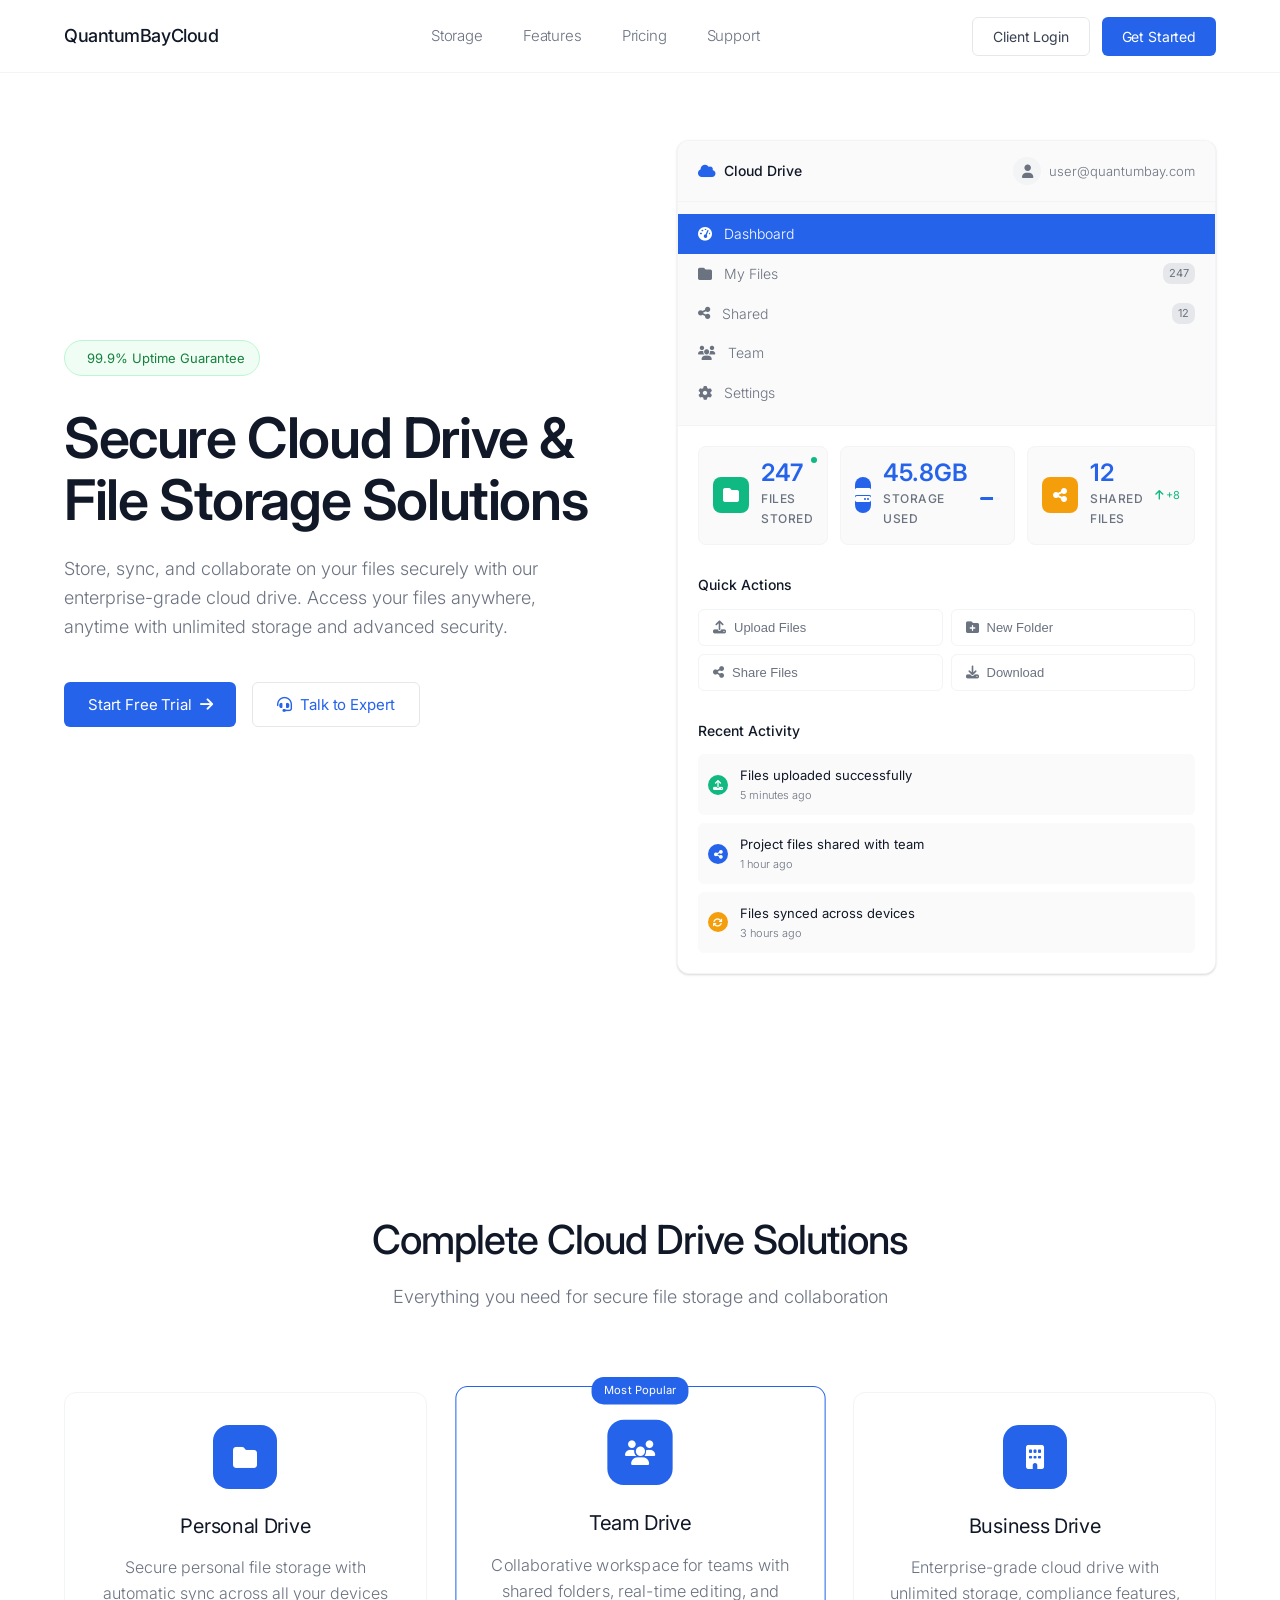
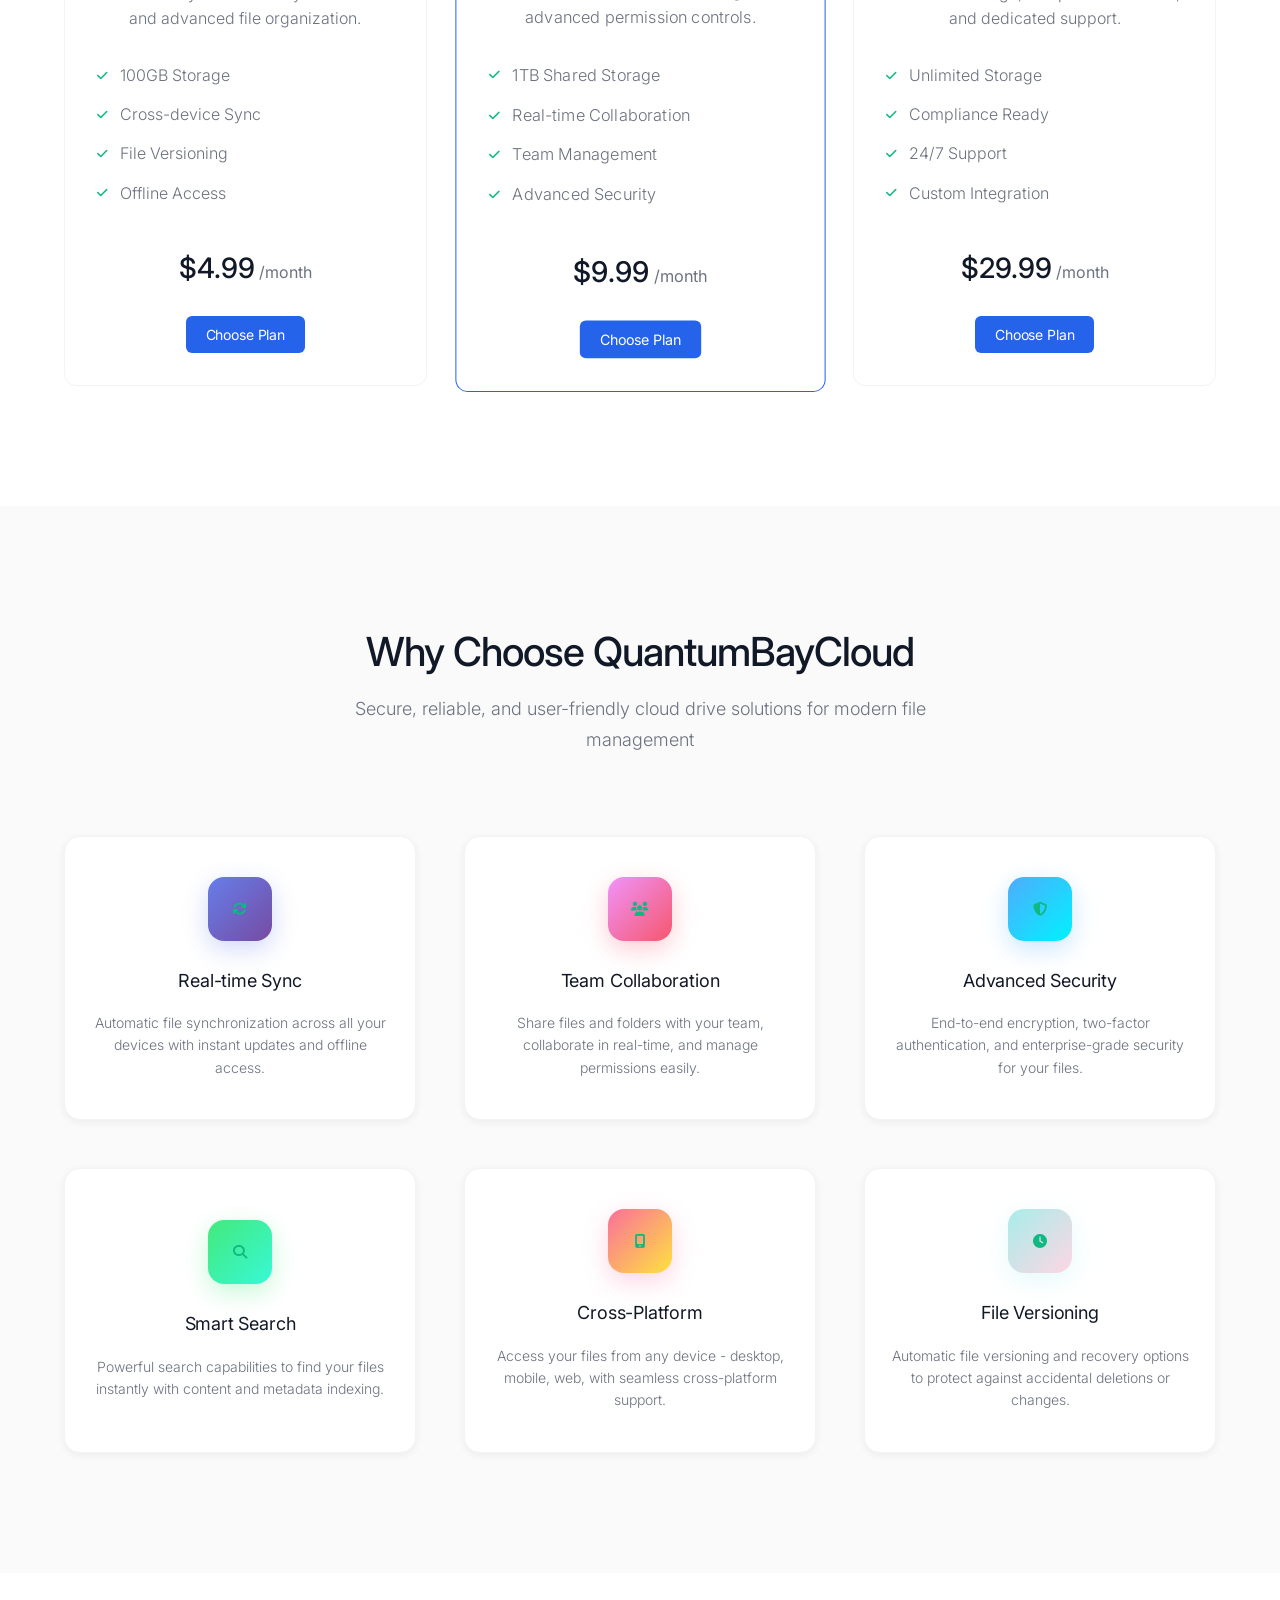
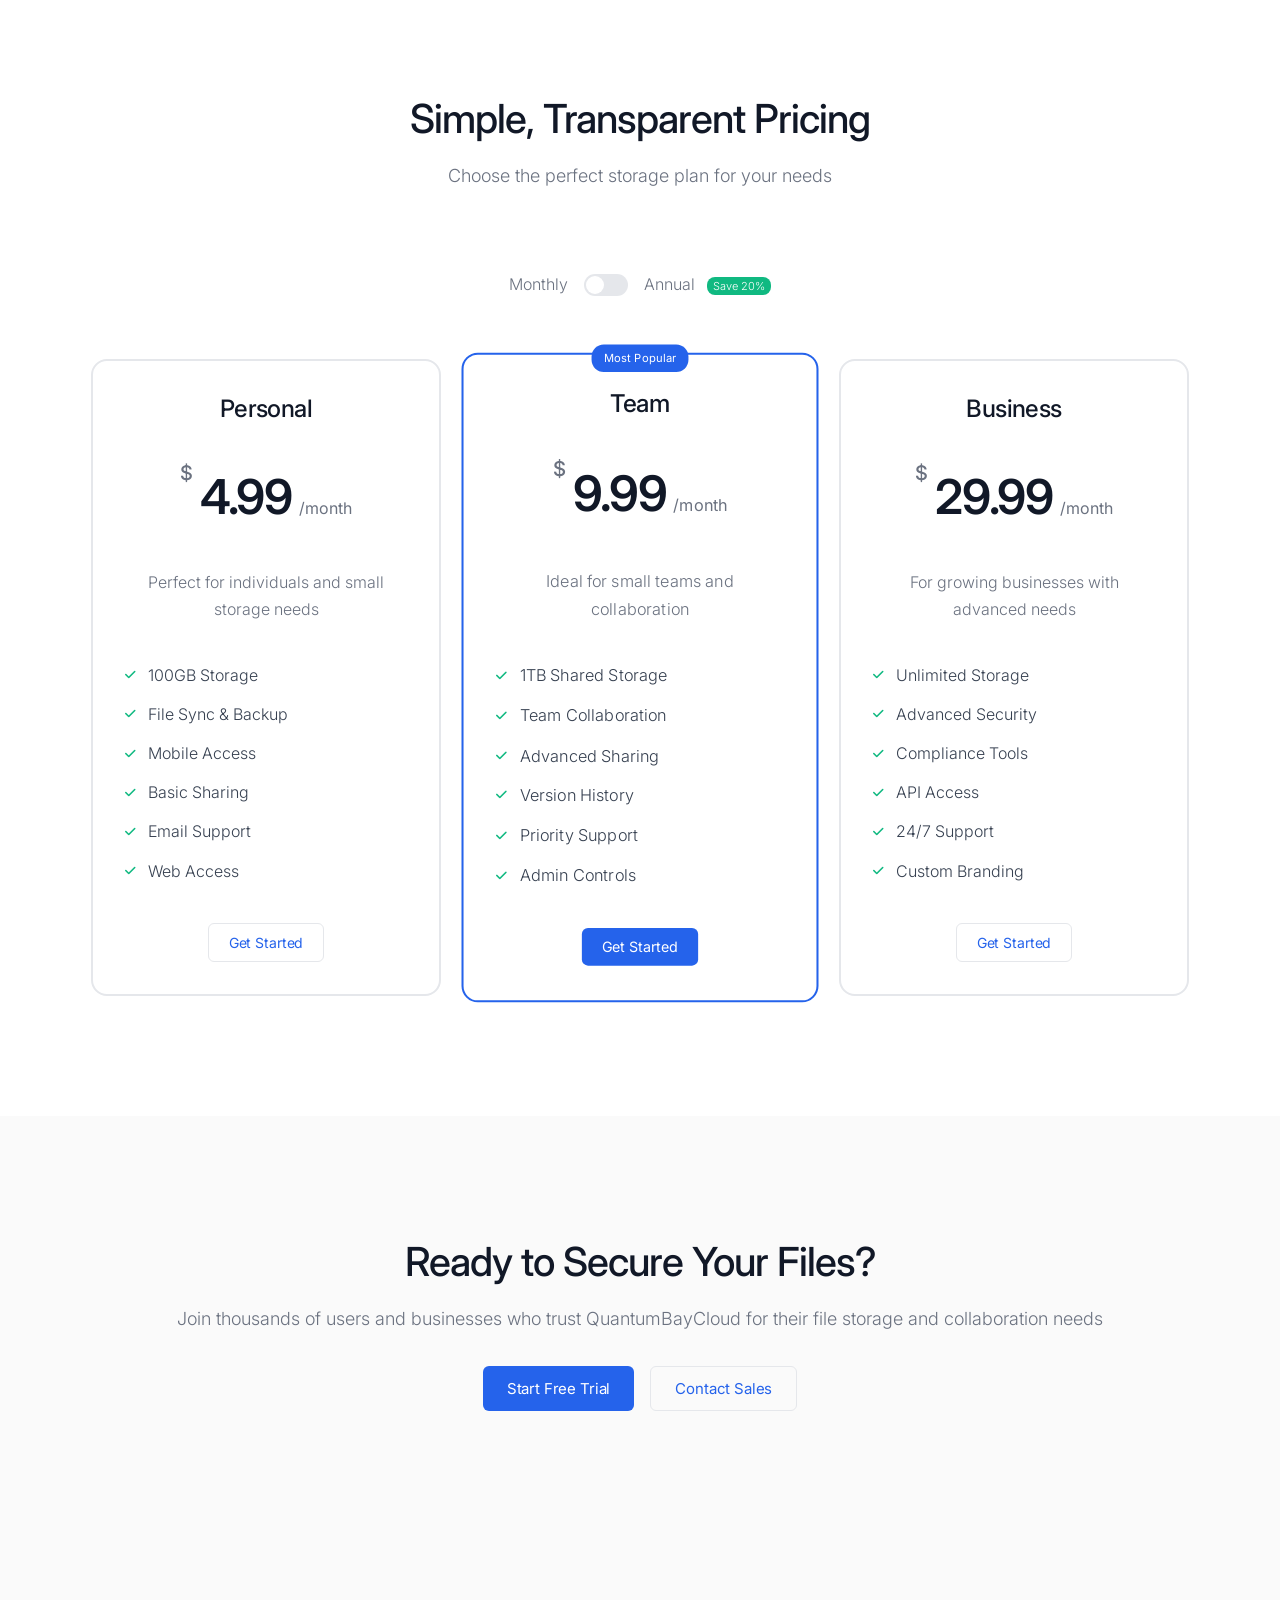
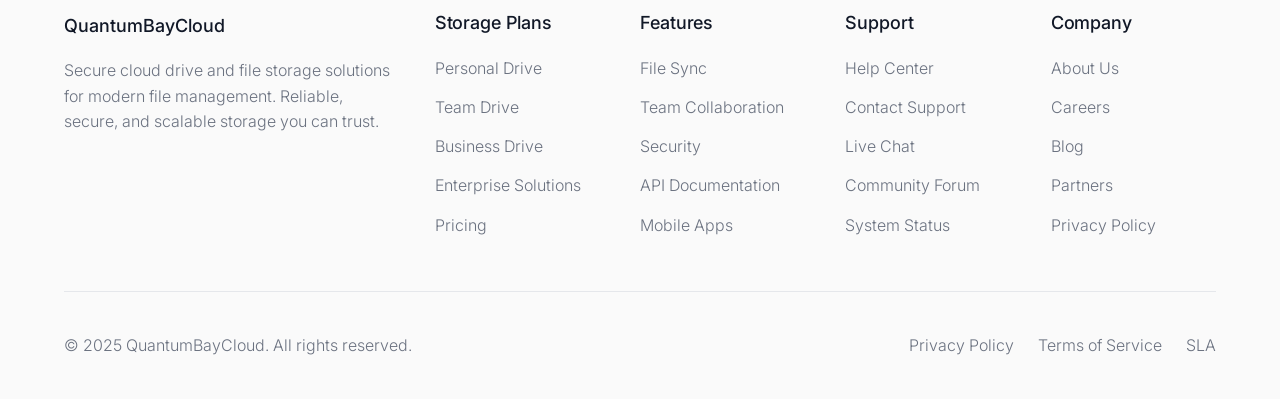
<file: public/index.html>
<!DOCTYPE html>
<html lang="en">
<head>
    <meta charset="UTF-8">
    <meta name="viewport" content="width=device-width, initial-scale=1.0">
    <title>QuantumBayCloud - Secure Cloud Drive & File Storage</title>
    <meta name="description" content="Secure cloud drive and file storage solutions. Store, sync, and collaborate on your files with enterprise-grade security and unlimited access.">
    <link rel="preconnect" href="https://fonts.googleapis.com">
    <link rel="preconnect" href="https://fonts.gstatic.com" crossorigin>
    <link href="https://fonts.googleapis.com/css2?family=Inter:wght@100;200;300;400;500;600;700&display=swap" rel="stylesheet">
    <link href="https://cdnjs.cloudflare.com/ajax/libs/font-awesome/6.4.0/css/all.min.css" rel="stylesheet">
    <link rel="stylesheet" href="style.css">
</head>
<body>
    <!-- Navigation -->
    <nav class="navbar">
        <div class="nav-container">
            <div class="nav-logo">
                <span>QuantumBayCloud</span>
            </div>
            <div class="nav-menu">
                <a href="#storage" class="nav-link">Storage</a>
                <a href="features.html" class="nav-link">Features</a>
                <a href="pricing.html" class="nav-link">Pricing</a>
                <a href="help.html" class="nav-link">Support</a>
            </div>
            <div class="nav-buttons">
                <button class="btn-secondary">Client Login</button>
                <button class="btn-primary">Get Started</button>
            </div>
            <div class="hamburger" onclick="document.querySelector('.nav-menu').classList.toggle('active')">
                <span></span>
                <span></span>
                <span></span>
            </div>
        </div>
    </nav>

    <!-- Hero Section -->
    <section class="hero">
        <div class="container">
            <div class="hero-content">
                <div class="hero-badge">
                    <i class="fas fa-lightning-bolt"></i>
                    <span>99.9% Uptime Guarantee</span>
                </div>
                <h1 class="hero-title">Secure Cloud Drive & File Storage Solutions</h1>
                <p class="hero-subtitle">Store, sync, and collaborate on your files securely with our enterprise-grade cloud drive. Access your files anywhere, anytime with unlimited storage and advanced security.</p>
                <div class="hero-buttons">
                    <button class="btn-primary large">
                        <span>Start Free Trial</span>
                        <i class="fas fa-arrow-right"></i>
                    </button>
                    <button class="btn-outline large">
                        <i class="fas fa-headset"></i>
                        <span>Talk to Expert</span>
                    </button>
                </div>
            </div>
            <div class="hero-visual">
                <div class="control-panel">
                    <!-- Same control panel structure as before -->
                    <div class="panel-header">
                        <div class="panel-logo">
                            <i class="fas fa-cloud"></i>
                            <span>Cloud Drive</span>
                        </div>
                        <div class="panel-user">
                            <div class="user-avatar">
                                <i class="fas fa-user"></i>
                            </div>
                            <span>user@quantumbay.com</span>
                        </div>
                    </div>
                    
                    <div class="panel-nav">
                        <div class="nav-item active">
                            <i class="fas fa-tachometer-alt"></i>
                            <span>Dashboard</span>
                        </div>
                        <div class="nav-item">
                            <i class="fas fa-folder"></i>
                            <span>My Files</span>
                            <span class="badge">247</span>
                        </div>
                        <div class="nav-item">
                            <i class="fas fa-share-alt"></i>
                            <span>Shared</span>
                            <span class="badge">12</span>
                        </div>
                        <div class="nav-item">
                            <i class="fas fa-users"></i>
                            <span>Team</span>
                        </div>
                        <div class="nav-item">
                            <i class="fas fa-cog"></i>
                            <span>Settings</span>
                        </div>
                    </div>

                    <div class="panel-content">
                        <!-- Storage Stats -->
                        <div class="stats-row">
                            <div class="stat-card">
                                <div class="stat-icon green">
                                    <i class="fas fa-folder"></i>
                                </div>
                                <div class="stat-info">
                                    <div class="stat-number">247</div>
                                    <div class="stat-label">Files Stored</div>
                                </div>
                                <div class="stat-status online"></div>
                            </div>
                            <div class="stat-card">
                                <div class="stat-icon blue">
                                    <i class="fas fa-hdd"></i>
                                </div>
                                <div class="stat-info">
                                    <div class="stat-number">45.8GB</div>
                                    <div class="stat-label">Storage Used</div>
                                </div>
                                <div class="stat-progress">
                                    <div class="progress-bar" style="width: 65%;"></div>
                                </div>
                            </div>
                            <div class="stat-card">
                                <div class="stat-icon orange">
                                    <i class="fas fa-share-alt"></i>
                                </div>
                                <div class="stat-info">
                                    <div class="stat-number">12</div>
                                    <div class="stat-label">Shared Files</div>
                                </div>
                                <div class="stat-trend up">
                                    <i class="fas fa-arrow-up"></i>
                                    <span>+8</span>
                                </div>
                            </div>
                        </div>

                        <!-- Quick Actions -->
                        <div class="quick-actions">
                            <div class="section-title">Quick Actions</div>
                            <div class="action-grid">
                                <button class="action-btn">
                                    <i class="fas fa-upload"></i>
                                    <span>Upload Files</span>
                                </button>
                                <button class="action-btn">
                                    <i class="fas fa-folder-plus"></i>
                                    <span>New Folder</span>
                                </button>
                                <button class="action-btn">
                                    <i class="fas fa-share-alt"></i>
                                    <span>Share Files</span>
                                </button>
                                <button class="action-btn">
                                    <i class="fas fa-download"></i>
                                    <span>Download</span>
                                </button>
                            </div>
                        </div>

                        <!-- Recent Activity -->
                        <div class="recent-activity">
                            <div class="section-title">Recent Activity</div>
                            <div class="activity-list">
                                <div class="activity-item">
                                    <div class="activity-icon success">
                                        <i class="fas fa-upload"></i>
                                    </div>
                                    <div class="activity-content">
                                        <div class="activity-text">Files uploaded successfully</div>
                                        <div class="activity-time">5 minutes ago</div>
                                    </div>
                                </div>
                                <div class="activity-item">
                                    <div class="activity-icon info">
                                        <i class="fas fa-share-alt"></i>
                                    </div>
                                    <div class="activity-content">
                                        <div class="activity-text">Project files shared with team</div>
                                        <div class="activity-time">1 hour ago</div>
                                    </div>
                                </div>
                                <div class="activity-item">
                                    <div class="activity-icon warning">
                                        <i class="fas fa-sync"></i>
                                    </div>
                                    <div class="activity-content">
                                        <div class="activity-text">Files synced across devices</div>
                                        <div class="activity-time">3 hours ago</div>
                                    </div>
                                </div>
                            </div>
                        </div>
                    </div>
                </div>
            </div>
        </div>
    </section>

    <!-- Services Section -->
    <section class="services" id="storage">
        <div class="container">
            <div class="section-header">
                <h2>Complete Cloud Drive Solutions</h2>
                <p>Everything you need for secure file storage and collaboration</p>
            </div>
            
            <div class="services-grid">
                <div class="service-card">
                    <div class="service-icon">
                        <i class="fas fa-folder"></i>
                    </div>
                    <h3>Personal Drive</h3>
                    <p>Secure personal file storage with automatic sync across all your devices and advanced file organization.</p>
                    <ul class="service-features">
                        <li><i class="fas fa-check"></i> 100GB Storage</li>
                        <li><i class="fas fa-check"></i> Cross-device Sync</li>
                        <li><i class="fas fa-check"></i> File Versioning</li>
                        <li><i class="fas fa-check"></i> Offline Access</li>
                    </ul>
                    <div class="service-price">
                        <span class="price">$4.99</span>
                        <span class="period">/month</span>
                    </div>
                    <button class="btn-primary">Choose Plan</button>
                </div>

                <div class="service-card featured">
                    <div class="featured-badge">Most Popular</div>
                    <div class="service-icon">
                        <i class="fas fa-users"></i>
                    </div>
                    <h3>Team Drive</h3>
                    <p>Collaborative workspace for teams with shared folders, real-time editing, and advanced permission controls.</p>
                    <ul class="service-features">
                        <li><i class="fas fa-check"></i> 1TB Shared Storage</li>
                        <li><i class="fas fa-check"></i> Real-time Collaboration</li>
                        <li><i class="fas fa-check"></i> Team Management</li>
                        <li><i class="fas fa-check"></i> Advanced Security</li>
                    </ul>
                    <div class="service-price">
                        <span class="price">$9.99</span>
                        <span class="period">/month</span>
                    </div>
                    <button class="btn-primary">Choose Plan</button>
                </div>

                <div class="service-card">
                    <div class="service-icon">
                        <i class="fas fa-building"></i>
                    </div>
                    <h3>Business Drive</h3>
                    <p>Enterprise-grade cloud drive with unlimited storage, compliance features, and dedicated support.</p>
                    <ul class="service-features">
                        <li><i class="fas fa-check"></i> Unlimited Storage</li>
                        <li><i class="fas fa-check"></i> Compliance Ready</li>
                        <li><i class="fas fa-check"></i> 24/7 Support</li>
                        <li><i class="fas fa-check"></i> Custom Integration</li>
                    </ul>
                    <div class="service-price">
                        <span class="price">$29.99</span>
                        <span class="period">/month</span>
                    </div>
                    <button class="btn-primary">Choose Plan</button>
                </div>
            </div>
        </div>
    </section>

    <!-- Features Section -->
    <section class="features" id="features">
        <div class="container">
            <div class="section-header">
                <h2>Why Choose QuantumBayCloud</h2>
                <p>Secure, reliable, and user-friendly cloud drive solutions for modern file management</p>
            </div>

            <div class="features-grid">
                <div class="feature-item">
                    <div class="feature-icon icon-sync">
                        <i class="fas fa-sync"></i>
                    </div>
                    <h4>Real-time Sync</h4>
                    <p>Automatic file synchronization across all your devices with instant updates and offline access.</p>
                </div>
                <div class="feature-item">
                    <div class="feature-icon icon-users">
                        <i class="fas fa-users"></i>
                    </div>
                    <h4>Team Collaboration</h4>
                    <p>Share files and folders with your team, collaborate in real-time, and manage permissions easily.</p>
                </div>
                <div class="feature-item">
                    <div class="feature-icon icon-shield">
                        <i class="fas fa-shield-alt"></i>
                    </div>
                    <h4>Advanced Security</h4>
                    <p>End-to-end encryption, two-factor authentication, and enterprise-grade security for your files.</p>
                </div>
                <div class="feature-item">
                    <div class="feature-icon icon-search">
                        <i class="fas fa-search"></i>
                    </div>
                    <h4>Smart Search</h4>
                    <p>Powerful search capabilities to find your files instantly with content and metadata indexing.</p>
                </div>
                <div class="feature-item">
                    <div class="feature-icon icon-mobile">
                        <i class="fas fa-mobile-alt"></i>
                    </div>
                    <h4>Cross-Platform</h4>
                    <p>Access your files from any device - desktop, mobile, web, with seamless cross-platform support.</p>
                </div>
                <div class="feature-item">
                    <div class="feature-icon icon-clock">
                        <i class="fas fa-clock"></i>
                    </div>
                    <h4>File Versioning</h4>
                    <p>Automatic file versioning and recovery options to protect against accidental deletions or changes.</p>
                </div>
            </div>
        </div>
    </section>

    <!-- Pricing Section -->
    <section class="pricing" id="pricing">
        <div class="container">
            <div class="section-header">
                <h2>Simple, Transparent Pricing</h2>
                <p>Choose the perfect storage plan for your needs</p>
            </div>

            <div class="pricing-toggle">
                <span class="toggle-label">Monthly</span>
                <label class="toggle-switch">
                    <input type="checkbox" id="annualToggle">
                    <span class="slider"></span>
                </label>
                <span class="toggle-label">Annual <span class="discount">Save 20%</span></span>
            </div>

            <div class="pricing-grid">
                <div class="pricing-card">
                    <div class="plan-header">
                        <h3>Personal</h3>
                        <div class="price">
                            <span class="currency">$</span>
                            <span class="amount" data-monthly="4.99" data-annual="3.99">4.99</span>
                            <span class="period">/month</span>
                        </div>
                        <p class="plan-desc">Perfect for individuals and small storage needs</p>
                    </div>
                    <div class="plan-features">
                        <div class="feature"><i class="fas fa-check"></i> 100GB Storage</div>
                        <div class="feature"><i class="fas fa-check"></i> File Sync & Backup</div>
                        <div class="feature"><i class="fas fa-check"></i> Mobile Access</div>
                        <div class="feature"><i class="fas fa-check"></i> Basic Sharing</div>
                        <div class="feature"><i class="fas fa-check"></i> Email Support</div>
                        <div class="feature"><i class="fas fa-check"></i> Web Access</div>
                    </div>
                    <button class="btn-outline">Get Started</button>
                </div>

                <div class="pricing-card popular">
                    <div class="popular-badge">Most Popular</div>
                    <div class="plan-header">
                        <h3>Team</h3>
                        <div class="price">
                            <span class="currency">$</span>
                            <span class="amount" data-monthly="9.99" data-annual="7.99">9.99</span>
                            <span class="period">/month</span>
                        </div>
                        <p class="plan-desc">Ideal for small teams and collaboration</p>
                    </div>
                    <div class="plan-features">
                        <div class="feature"><i class="fas fa-check"></i> 1TB Shared Storage</div>
                        <div class="feature"><i class="fas fa-check"></i> Team Collaboration</div>
                        <div class="feature"><i class="fas fa-check"></i> Advanced Sharing</div>
                        <div class="feature"><i class="fas fa-check"></i> Version History</div>
                        <div class="feature"><i class="fas fa-check"></i> Priority Support</div>
                        <div class="feature"><i class="fas fa-check"></i> Admin Controls</div>
                    </div>
                    <button class="btn-primary">Get Started</button>
                </div>

                <div class="pricing-card">
                    <div class="plan-header">
                        <h3>Business</h3>
                        <div class="price">
                            <span class="currency">$</span>
                            <span class="amount" data-monthly="29.99" data-annual="23.99">29.99</span>
                            <span class="period">/month</span>
                        </div>
                        <p class="plan-desc">For growing businesses with advanced needs</p>
                    </div>
                    <div class="plan-features">
                        <div class="feature"><i class="fas fa-check"></i> Unlimited Storage</div>
                        <div class="feature"><i class="fas fa-check"></i> Advanced Security</div>
                        <div class="feature"><i class="fas fa-check"></i> Compliance Tools</div>
                        <div class="feature"><i class="fas fa-check"></i> API Access</div>
                        <div class="feature"><i class="fas fa-check"></i> 24/7 Support</div>
                        <div class="feature"><i class="fas fa-check"></i> Custom Branding</div>
                    </div>
                    <button class="btn-outline">Get Started</button>
                </div>
            </div>
        </div>
    </section>

    <!-- CTA Section -->
    <section class="cta">
        <div class="container">
            <div class="cta-content">
                <h2>Ready to Secure Your Files?</h2>
                <p>Join thousands of users and businesses who trust QuantumBayCloud for their file storage and collaboration needs</p>
                <div class="cta-buttons">
                    <button class="btn-primary large">Start Free Trial</button>
                    <button class="btn-outline large">Contact Sales</button>
                </div>
            </div>
        </div>
    </section>

    <!-- Footer -->
    <footer class="footer">
        <div class="container">
            <div class="footer-content">
                <div class="footer-brand">
                    <div class="footer-logo">
                        <span>QuantumBayCloud</span>
                    </div>
                    <p>Secure cloud drive and file storage solutions for modern file management. Reliable, secure, and scalable storage you can trust.</p>
                </div>
                <div class="footer-section">
                    <h4>Storage Plans</h4>
                    <a href="#">Personal Drive</a>
                    <a href="#">Team Drive</a>
                    <a href="#">Business Drive</a>
                    <a href="#">Enterprise Solutions</a>
                    <a href="#">Pricing</a>
                </div>
                <div class="footer-section">
                    <h4>Features</h4>
                    <a href="#">File Sync</a>
                    <a href="#">Team Collaboration</a>
                    <a href="#">Security</a>
                    <a href="#">API Documentation</a>
                    <a href="#">Mobile Apps</a>
                </div>
                <div class="footer-section">
                    <h4>Support</h4>
                    <a href="#">Help Center</a>
                    <a href="#">Contact Support</a>
                    <a href="#">Live Chat</a>
                    <a href="#">Community Forum</a>
                    <a href="#">System Status</a>
                </div>
                <div class="footer-section">
                    <h4>Company</h4>
                    <a href="#">About Us</a>
                    <a href="#">Careers</a>
                    <a href="#">Blog</a>
                    <a href="#">Partners</a>
                    <a href="#">Privacy Policy</a>
                </div>
            </div>
            <div class="footer-bottom">
                <div class="footer-legal">
                    <p>&copy; 2025 QuantumBayCloud. All rights reserved.</p>
                    <div class="legal-links">
                        <a href="#">Privacy Policy</a>
                        <a href="#">Terms of Service</a>
                        <a href="#">SLA</a>
                    </div>
                </div>
            </div>
        </div>
    </footer>

    <script src="script.js"></script>
</body>
</html>
</file>
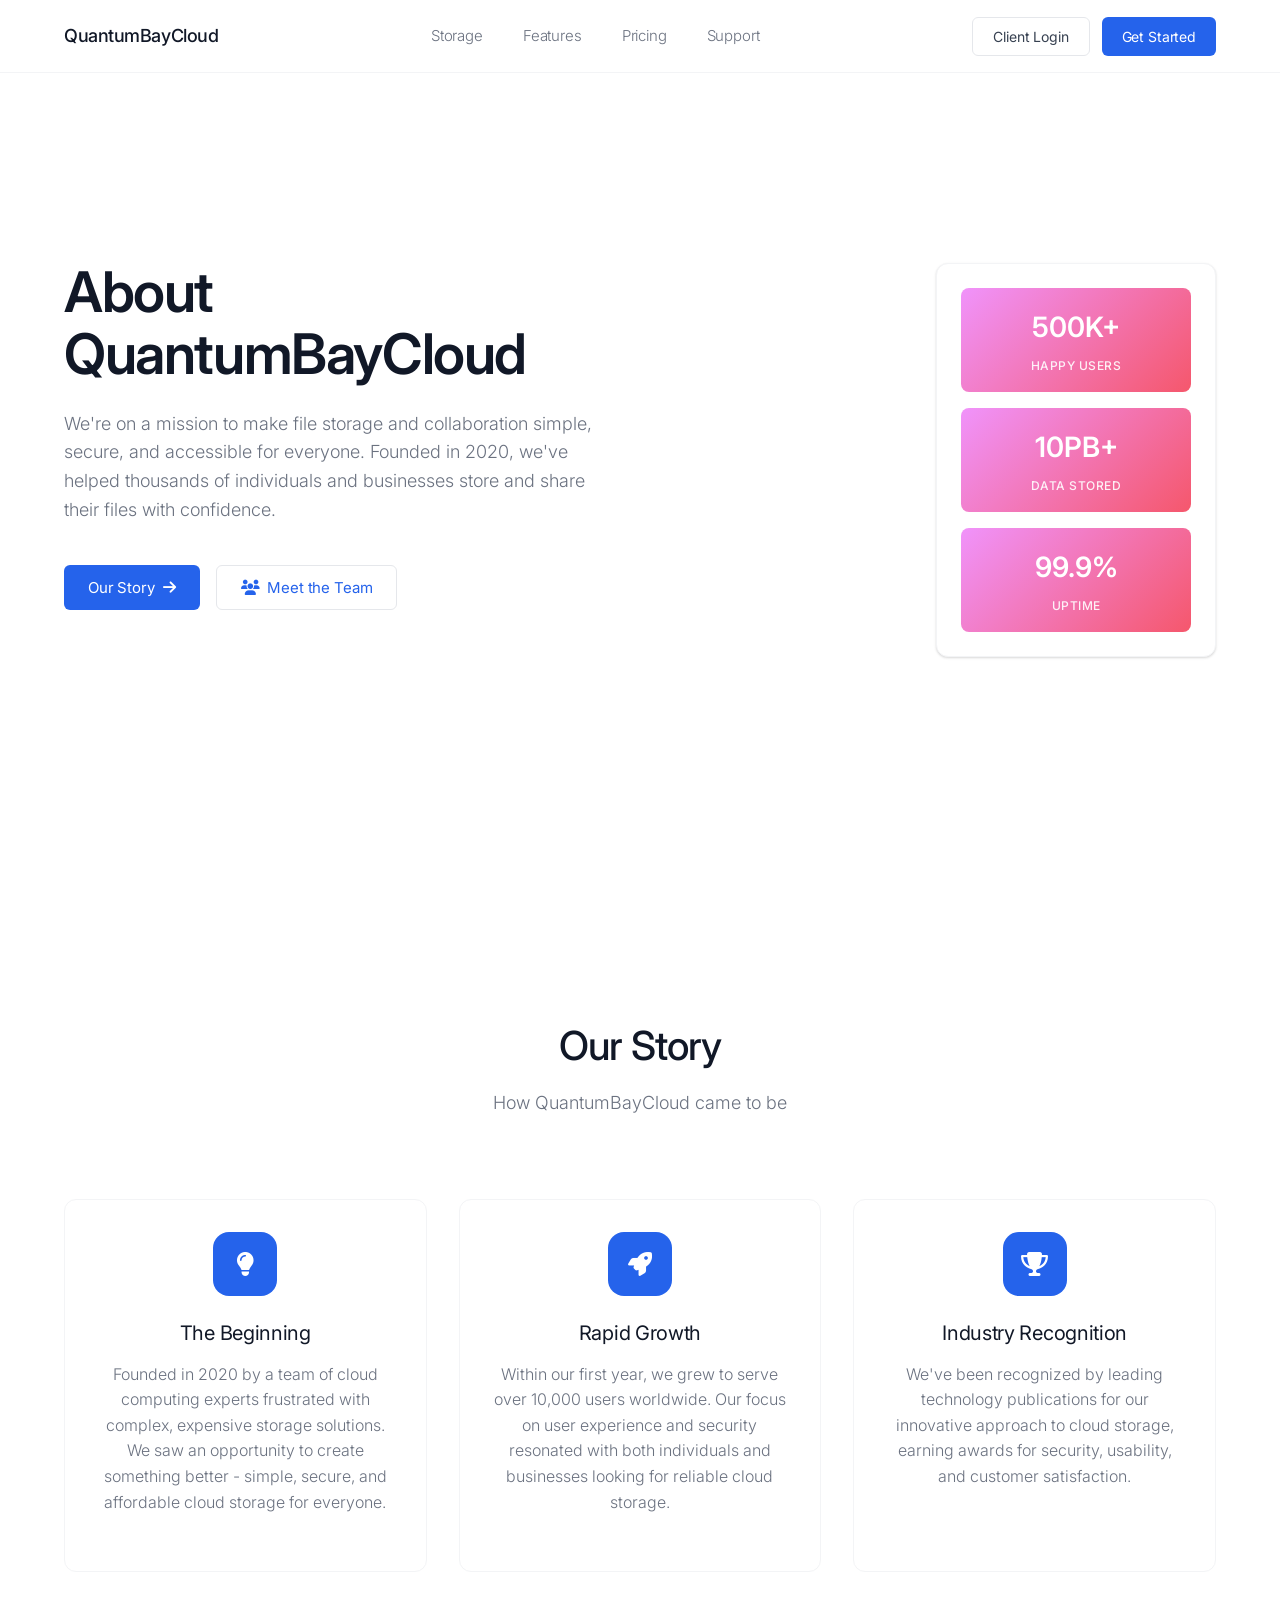
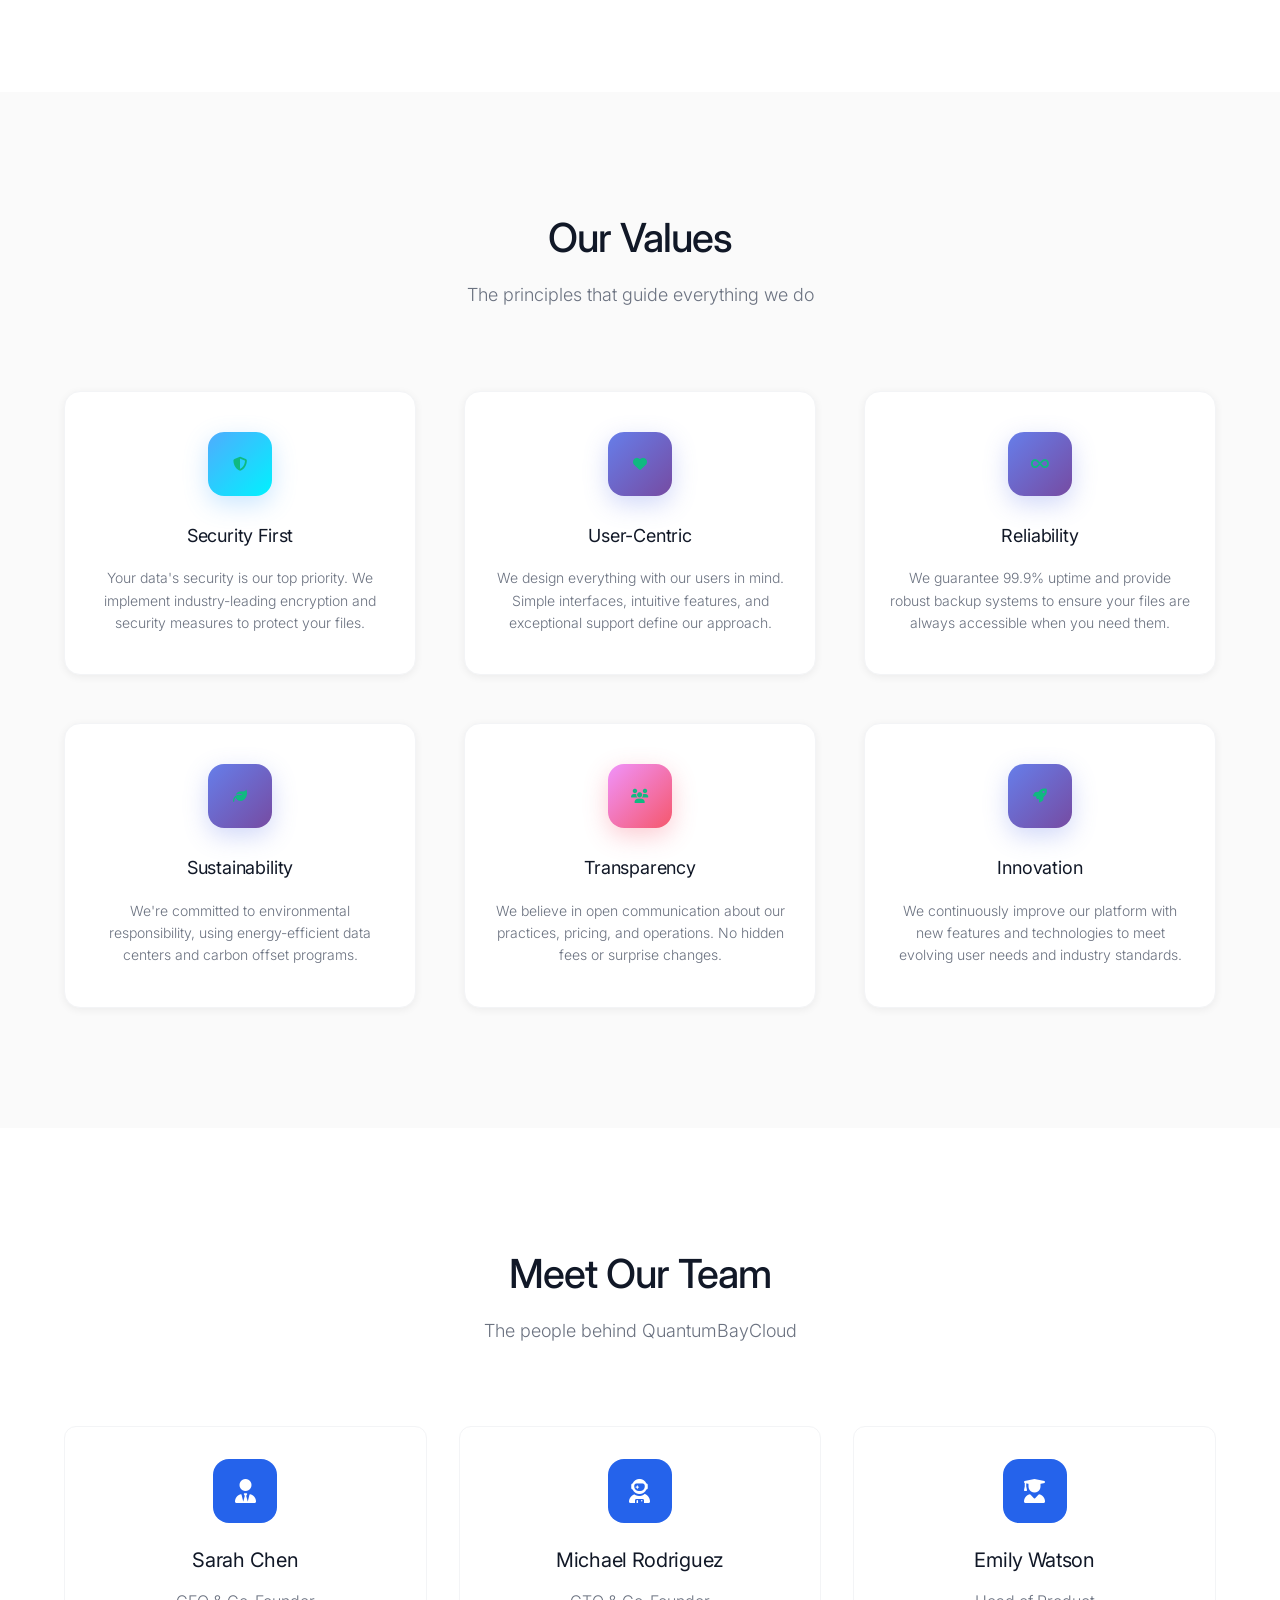
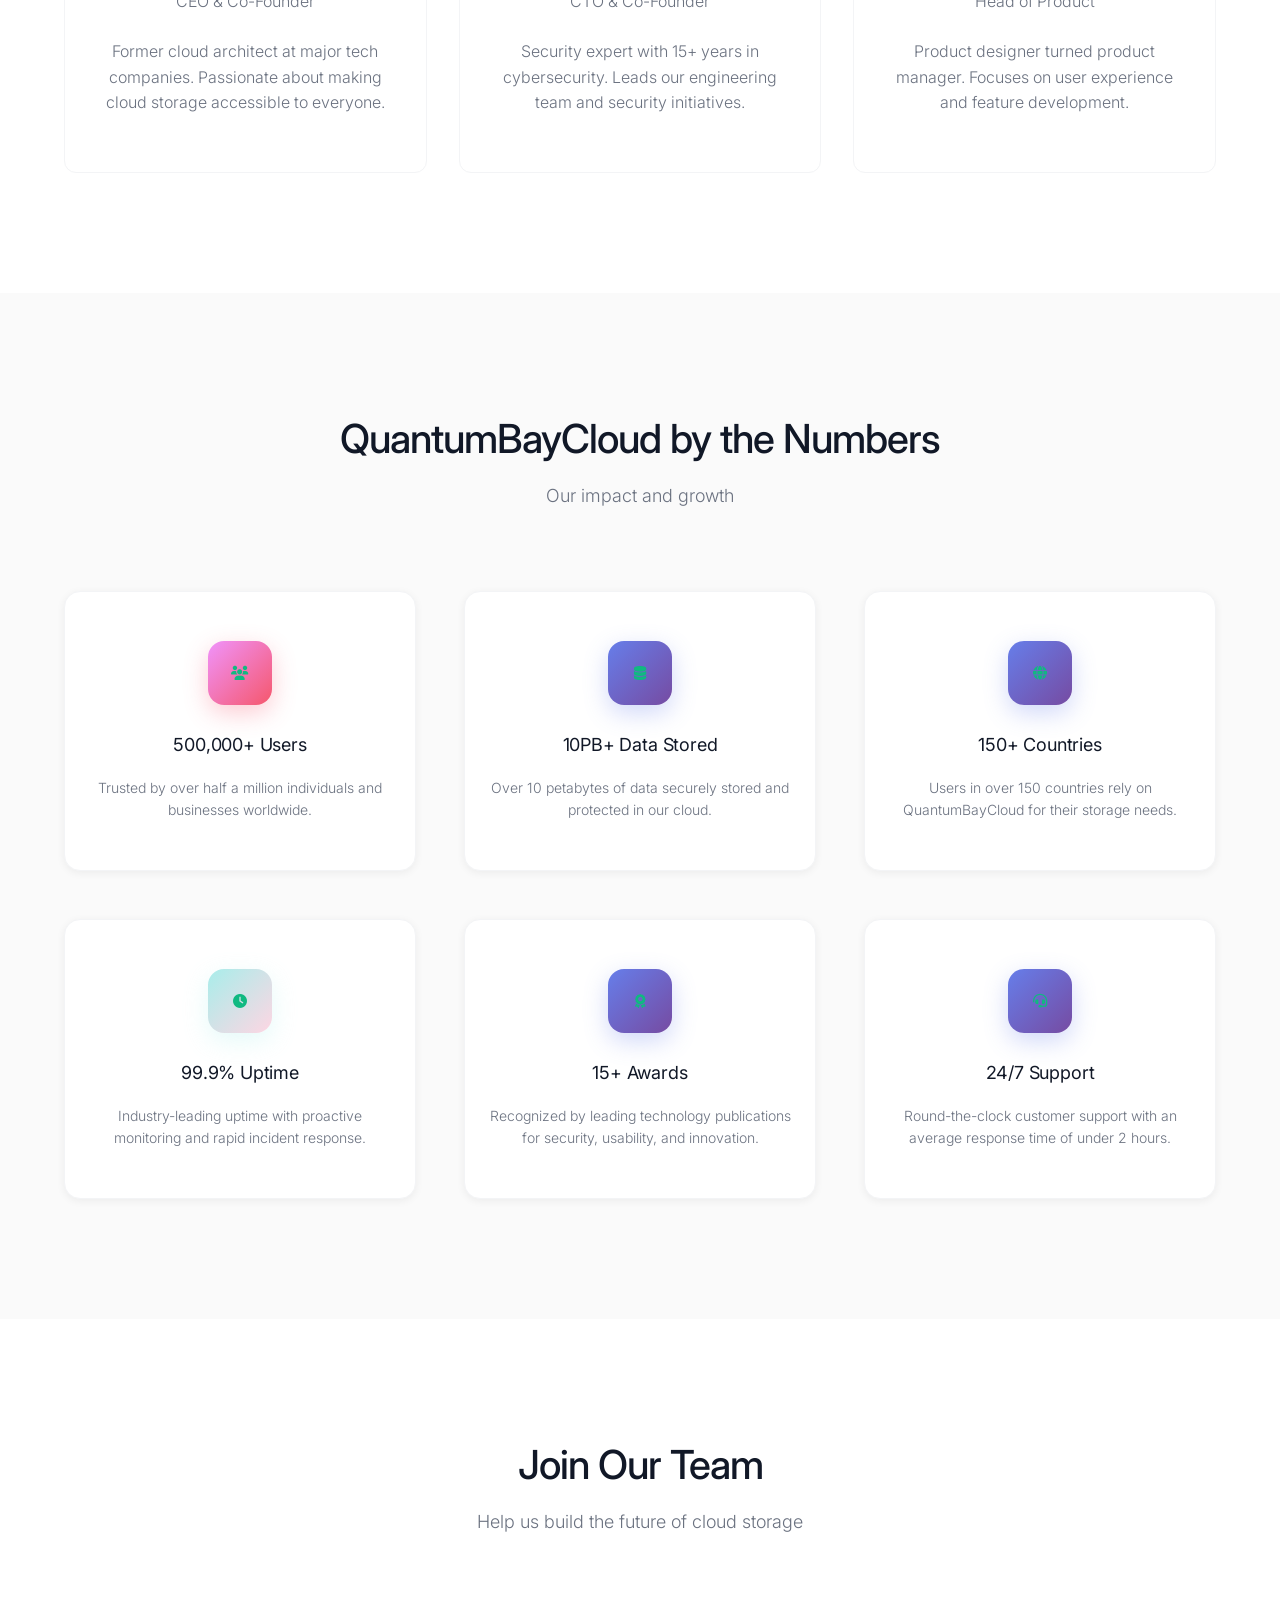
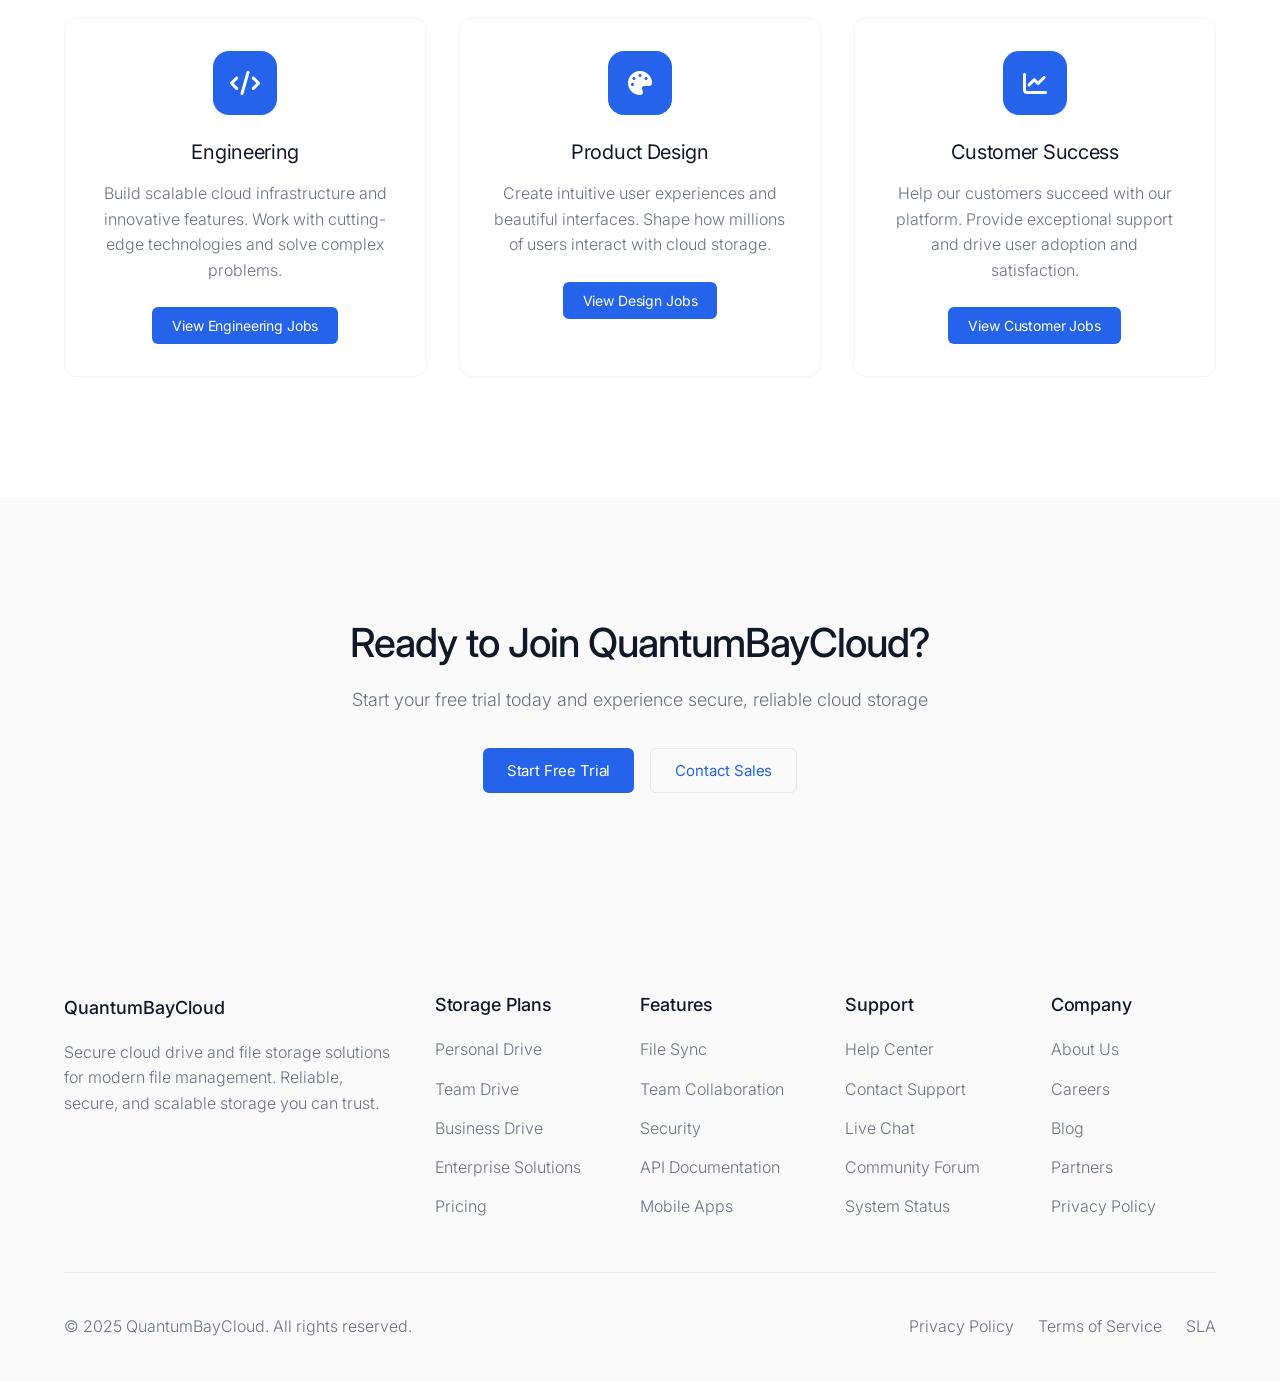
<file: public/about.html>
<!DOCTYPE html>
<html lang="en">
<head>
    <meta charset="UTF-8">
    <meta name="viewport" content="width=device-width, initial-scale=1.0">
    <title>About Us - QuantumBayCloud</title>
    <meta name="description" content="Learn about QuantumBayCloud's mission to provide secure, reliable cloud storage solutions. Meet our team and discover our company values.">
    <link rel="preconnect" href="https://fonts.googleapis.com">
    <link rel="preconnect" href="https://fonts.gstatic.com" crossorigin>
    <link href="https://fonts.googleapis.com/css2?family=Inter:wght@100;200;300;400;500;600;700&display=swap" rel="stylesheet">
    <link href="https://cdnjs.cloudflare.com/ajax/libs/font-awesome/6.4.0/css/all.min.css" rel="stylesheet">
    <link rel="stylesheet" href="style.css">
</head>
<body>
    <!-- Navigation -->
    <nav class="navbar">
        <div class="nav-container">
            <div class="nav-logo">
                <span>QuantumBayCloud</span>
            </div>
            <div class="nav-menu">
                <a href="index.html#storage" class="nav-link">Storage</a>
                <a href="features.html" class="nav-link">Features</a>
                <a href="pricing.html" class="nav-link">Pricing</a>
                <a href="help.html" class="nav-link">Support</a>
            </div>
            <div class="nav-buttons">
                <button class="btn-secondary">Client Login</button>
                <button class="btn-primary">Get Started</button>
            </div>
            <div class="hamburger" onclick="document.querySelector('.nav-menu').classList.toggle('active')">
                <span></span>
                <span></span>
                <span></span>
            </div>
        </div>
    </nav>

    <!-- About Hero -->
    <section class="hero">
        <div class="container">
            <div class="hero-content">
                <h1 class="hero-title">About QuantumBayCloud</h1>
                <p class="hero-subtitle">We're on a mission to make file storage and collaboration simple, secure, and accessible for everyone. Founded in 2020, we've helped thousands of individuals and businesses store and share their files with confidence.</p>
                <div class="hero-buttons">
                    <button class="btn-primary large">
                        <span>Our Story</span>
                        <i class="fas fa-arrow-right"></i>
                    </button>
                    <button class="btn-outline large">
                        <i class="fas fa-users"></i>
                        <span>Meet the Team</span>
                    </button>
                </div>
            </div>
            <div class="hero-visual">
                <div class="company-stats">
                    <div class="company-stat">
                        <div class="stat-value">500K+</div>
                        <div class="stat-desc">Happy Users</div>
                    </div>
                    <div class="company-stat">
                        <div class="stat-value">10PB+</div>
                        <div class="stat-desc">Data Stored</div>
                    </div>
                    <div class="company-stat">
                        <div class="stat-value">99.9%</div>
                        <div class="stat-desc">Uptime</div>
                    </div>
                </div>
            </div>
        </div>
    </section>

    <!-- Our Story -->
    <section class="services">
        <div class="container">
            <div class="section-header">
                <h2>Our Story</h2>
                <p>How QuantumBayCloud came to be</p>
            </div>

            <div class="services-grid">
                <div class="service-card">
                    <div class="service-icon">
                        <i class="fas fa-lightbulb"></i>
                    </div>
                    <h3>The Beginning</h3>
                    <p>Founded in 2020 by a team of cloud computing experts frustrated with complex, expensive storage solutions. We saw an opportunity to create something better - simple, secure, and affordable cloud storage for everyone.</p>
                </div>

                <div class="service-card">
                    <div class="service-icon">
                        <i class="fas fa-rocket"></i>
                    </div>
                    <h3>Rapid Growth</h3>
                    <p>Within our first year, we grew to serve over 10,000 users worldwide. Our focus on user experience and security resonated with both individuals and businesses looking for reliable cloud storage.</p>
                </div>

                <div class="service-card">
                    <div class="service-icon">
                        <i class="fas fa-trophy"></i>
                    </div>
                    <h3>Industry Recognition</h3>
                    <p>We've been recognized by leading technology publications for our innovative approach to cloud storage, earning awards for security, usability, and customer satisfaction.</p>
                </div>
            </div>
        </div>
    </section>

    <!-- Our Values -->
    <section class="features">
        <div class="container">
            <div class="section-header">
                <h2>Our Values</h2>
                <p>The principles that guide everything we do</p>
            </div>

            <div class="features-grid">
                <div class="feature-item">
                    <div class="feature-icon icon-shield">
                        <i class="fas fa-shield-alt"></i>
                    </div>
                    <h4>Security First</h4>
                    <p>Your data's security is our top priority. We implement industry-leading encryption and security measures to protect your files.</p>
                </div>
                <div class="feature-item">
                    <div class="feature-icon icon-heart">
                        <i class="fas fa-heart"></i>
                    </div>
                    <h4>User-Centric</h4>
                    <p>We design everything with our users in mind. Simple interfaces, intuitive features, and exceptional support define our approach.</p>
                </div>
                <div class="feature-item">
                    <div class="feature-icon icon-infinity">
                        <i class="fas fa-infinity"></i>
                    </div>
                    <h4>Reliability</h4>
                    <p>We guarantee 99.9% uptime and provide robust backup systems to ensure your files are always accessible when you need them.</p>
                </div>
                <div class="feature-item">
                    <div class="feature-icon icon-leaf">
                        <i class="fas fa-leaf"></i>
                    </div>
                    <h4>Sustainability</h4>
                    <p>We're committed to environmental responsibility, using energy-efficient data centers and carbon offset programs.</p>
                </div>
                <div class="feature-item">
                    <div class="feature-icon icon-users">
                        <i class="fas fa-users"></i>
                    </div>
                    <h4>Transparency</h4>
                    <p>We believe in open communication about our practices, pricing, and operations. No hidden fees or surprise changes.</p>
                </div>
                <div class="feature-item">
                    <div class="feature-icon icon-rocket">
                        <i class="fas fa-rocket"></i>
                    </div>
                    <h4>Innovation</h4>
                    <p>We continuously improve our platform with new features and technologies to meet evolving user needs and industry standards.</p>
                </div>
            </div>
        </div>
    </section>

    <!-- Our Team -->
    <section class="services">
        <div class="container">
            <div class="section-header">
                <h2>Meet Our Team</h2>
                <p>The people behind QuantumBayCloud</p>
            </div>

            <div class="services-grid">
                <div class="service-card">
                    <div class="service-icon">
                        <i class="fas fa-user-tie"></i>
                    </div>
                    <h3>Sarah Chen</h3>
                    <p>CEO & Co-Founder</p>
                    <p>Former cloud architect at major tech companies. Passionate about making cloud storage accessible to everyone.</p>
                </div>

                <div class="service-card">
                    <div class="service-icon">
                        <i class="fas fa-user-astronaut"></i>
                    </div>
                    <h3>Michael Rodriguez</h3>
                    <p>CTO & Co-Founder</p>
                    <p>Security expert with 15+ years in cybersecurity. Leads our engineering team and security initiatives.</p>
                </div>

                <div class="service-card">
                    <div class="service-icon">
                        <i class="fas fa-user-graduate"></i>
                    </div>
                    <h3>Emily Watson</h3>
                    <p>Head of Product</p>
                    <p>Product designer turned product manager. Focuses on user experience and feature development.</p>
                </div>
            </div>
        </div>
    </section>

    <!-- Stats -->
    <section class="features">
        <div class="container">
            <div class="section-header">
                <h2>QuantumBayCloud by the Numbers</h2>
                <p>Our impact and growth</p>
            </div>

            <div class="features-grid">
                <div class="feature-item">
                    <div class="feature-icon icon-users">
                        <i class="fas fa-users"></i>
                    </div>
                    <h4>500,000+ Users</h4>
                    <p>Trusted by over half a million individuals and businesses worldwide.</p>
                </div>
                <div class="feature-item">
                    <div class="feature-icon icon-database">
                        <i class="fas fa-database"></i>
                    </div>
                    <h4>10PB+ Data Stored</h4>
                    <p>Over 10 petabytes of data securely stored and protected in our cloud.</p>
                </div>
                <div class="feature-item">
                    <div class="feature-icon icon-globe">
                        <i class="fas fa-globe"></i>
                    </div>
                    <h4>150+ Countries</h4>
                    <p>Users in over 150 countries rely on QuantumBayCloud for their storage needs.</p>
                </div>
                <div class="feature-item">
                    <div class="feature-icon icon-clock">
                        <i class="fas fa-clock"></i>
                    </div>
                    <h4>99.9% Uptime</h4>
                    <p>Industry-leading uptime with proactive monitoring and rapid incident response.</p>
                </div>
                <div class="feature-item">
                    <div class="feature-icon icon-award">
                        <i class="fas fa-award"></i>
                    </div>
                    <h4>15+ Awards</h4>
                    <p>Recognized by leading technology publications for security, usability, and innovation.</p>
                </div>
                <div class="feature-item">
                    <div class="feature-icon icon-headset">
                        <i class="fas fa-headset"></i>
                    </div>
                    <h4>24/7 Support</h4>
                    <p>Round-the-clock customer support with an average response time of under 2 hours.</p>
                </div>
            </div>
        </div>
    </section>

    <!-- Careers -->
    <section class="services">
        <div class="container">
            <div class="section-header">
                <h2>Join Our Team</h2>
                <p>Help us build the future of cloud storage</p>
            </div>

            <div class="services-grid">
                <div class="service-card">
                    <div class="service-icon">
                        <i class="fas fa-code"></i>
                    </div>
                    <h3>Engineering</h3>
                    <p>Build scalable cloud infrastructure and innovative features. Work with cutting-edge technologies and solve complex problems.</p>
                    <button class="btn-primary">View Engineering Jobs</button>
                </div>

                <div class="service-card">
                    <div class="service-icon">
                        <i class="fas fa-palette"></i>
                    </div>
                    <h3>Product Design</h3>
                    <p>Create intuitive user experiences and beautiful interfaces. Shape how millions of users interact with cloud storage.</p>
                    <button class="btn-primary">View Design Jobs</button>
                </div>

                <div class="service-card">
                    <div class="service-icon">
                        <i class="fas fa-chart-line"></i>
                    </div>
                    <h3>Customer Success</h3>
                    <p>Help our customers succeed with our platform. Provide exceptional support and drive user adoption and satisfaction.</p>
                    <button class="btn-primary">View Customer Jobs</button>
                </div>
            </div>
        </div>
    </section>

    <!-- CTA Section -->
    <section class="cta">
        <div class="container">
            <div class="cta-content">
                <h2>Ready to Join QuantumBayCloud?</h2>
                <p>Start your free trial today and experience secure, reliable cloud storage</p>
                <div class="cta-buttons">
                    <button class="btn-primary large">Start Free Trial</button>
                    <button class="btn-outline large">Contact Sales</button>
                </div>
            </div>
        </div>
    </section>

    <!-- Footer -->
    <footer class="footer">
        <div class="container">
            <div class="footer-content">
                <div class="footer-brand">
                    <div class="footer-logo">
                        <span>QuantumBayCloud</span>
                    </div>
                    <p>Secure cloud drive and file storage solutions for modern file management. Reliable, secure, and scalable storage you can trust.</p>
                </div>
                <div class="footer-section">
                    <h4>Storage Plans</h4>
                    <a href="pricing.html#personal">Personal Drive</a>
                    <a href="pricing.html#team">Team Drive</a>
                    <a href="pricing.html#business">Business Drive</a>
                    <a href="pricing.html#enterprise">Enterprise Solutions</a>
                    <a href="pricing.html">Pricing</a>
                </div>
                <div class="footer-section">
                    <h4>Features</h4>
                    <a href="features.html#sync">File Sync</a>
                    <a href="features.html#collaboration">Team Collaboration</a>
                    <a href="features.html#security">Security</a>
                    <a href="features.html#api">API Documentation</a>
                    <a href="features.html#mobile">Mobile Apps</a>
                </div>
                <div class="footer-section">
                    <h4>Support</h4>
                    <a href="help.html">Help Center</a>
                    <a href="contact.html">Contact Support</a>
                    <a href="#chat">Live Chat</a>
                    <a href="#community">Community Forum</a>
                    <a href="#status">System Status</a>
                </div>
                <div class="footer-section">
                    <h4>Company</h4>
                    <a href="#about">About Us</a>
                    <a href="#careers">Careers</a>
                    <a href="#blog">Blog</a>
                    <a href="#partners">Partners</a>
                    <a href="privacy.html">Privacy Policy</a>
                </div>
            </div>
            <div class="footer-bottom">
                <div class="footer-legal">
                    <p>&copy; 2025 QuantumBayCloud. All rights reserved.</p>
                    <div class="legal-links">
                        <a href="privacy.html">Privacy Policy</a>
                        <a href="#terms">Terms of Service</a>
                        <a href="#sla">SLA</a>
                    </div>
                </div>
            </div>
        </div>
    </footer>

    <script src="script.js"></script>
</body>
</html>
</file>
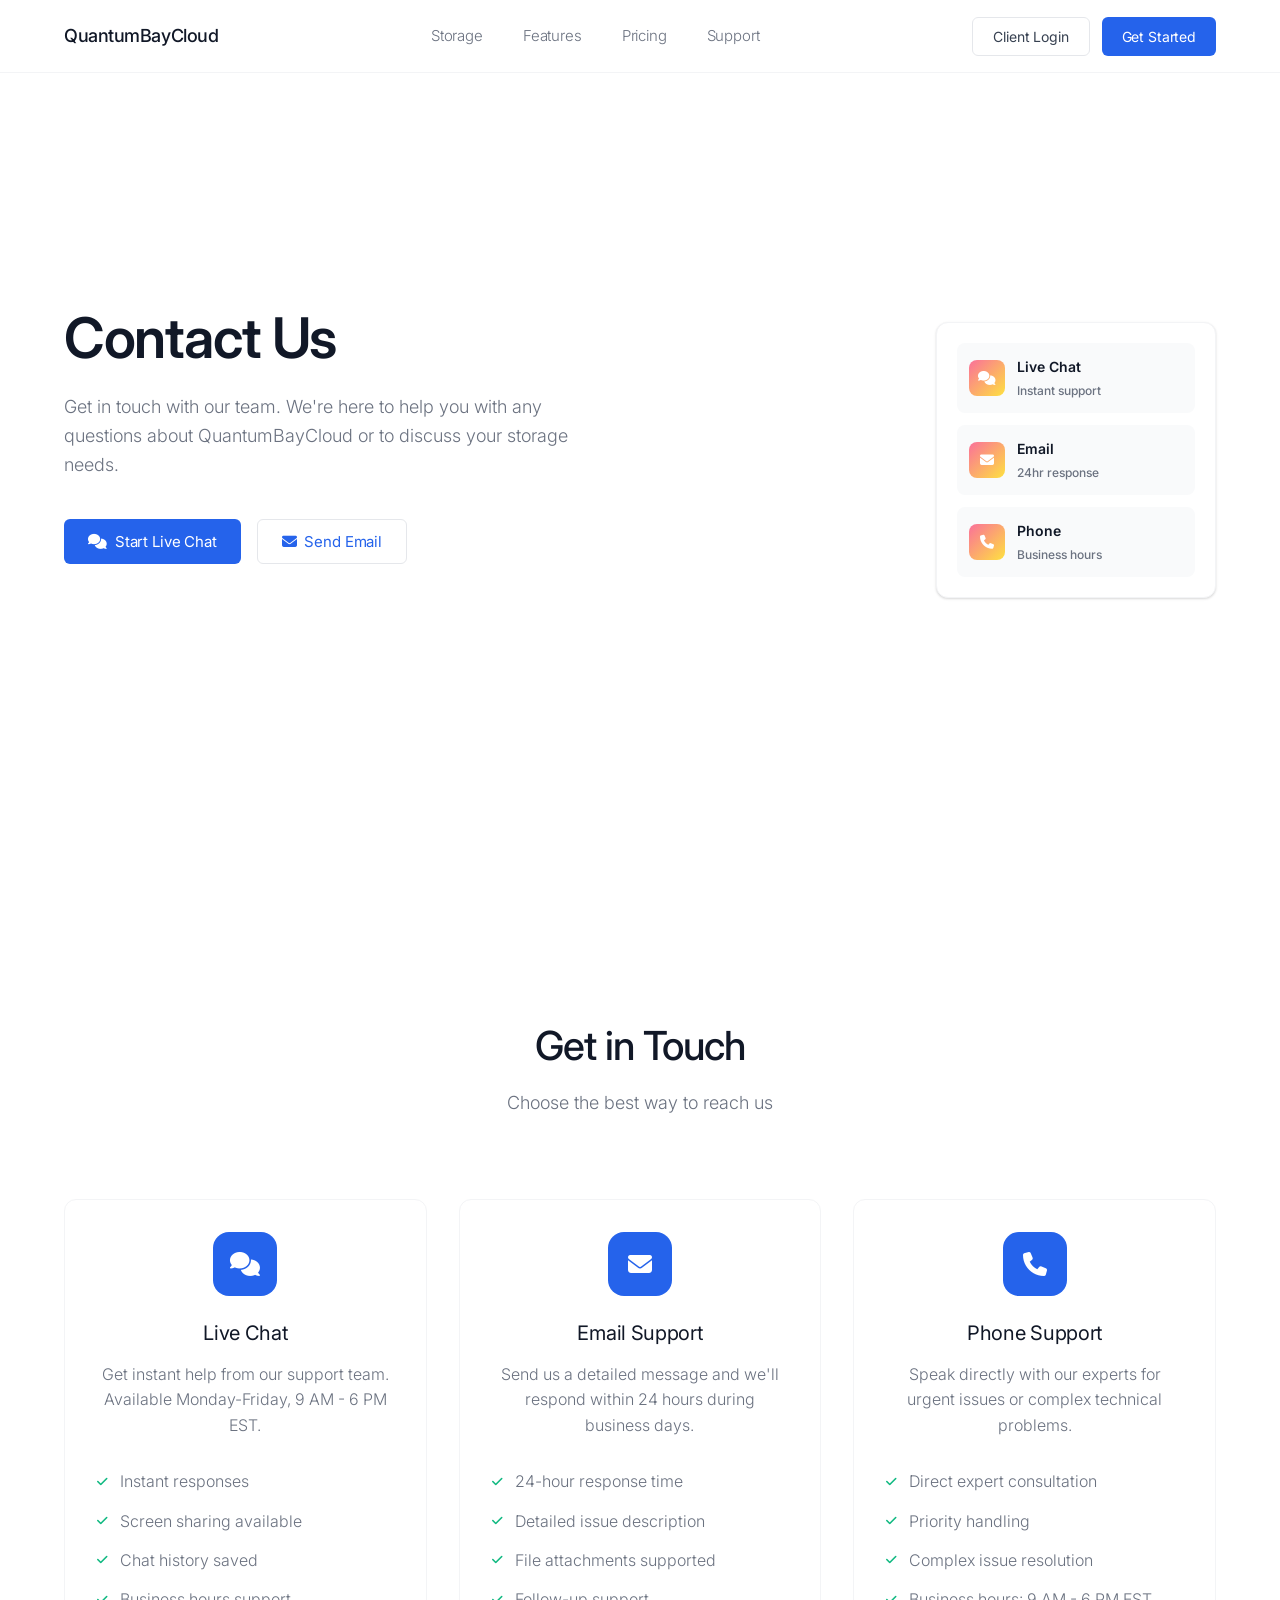
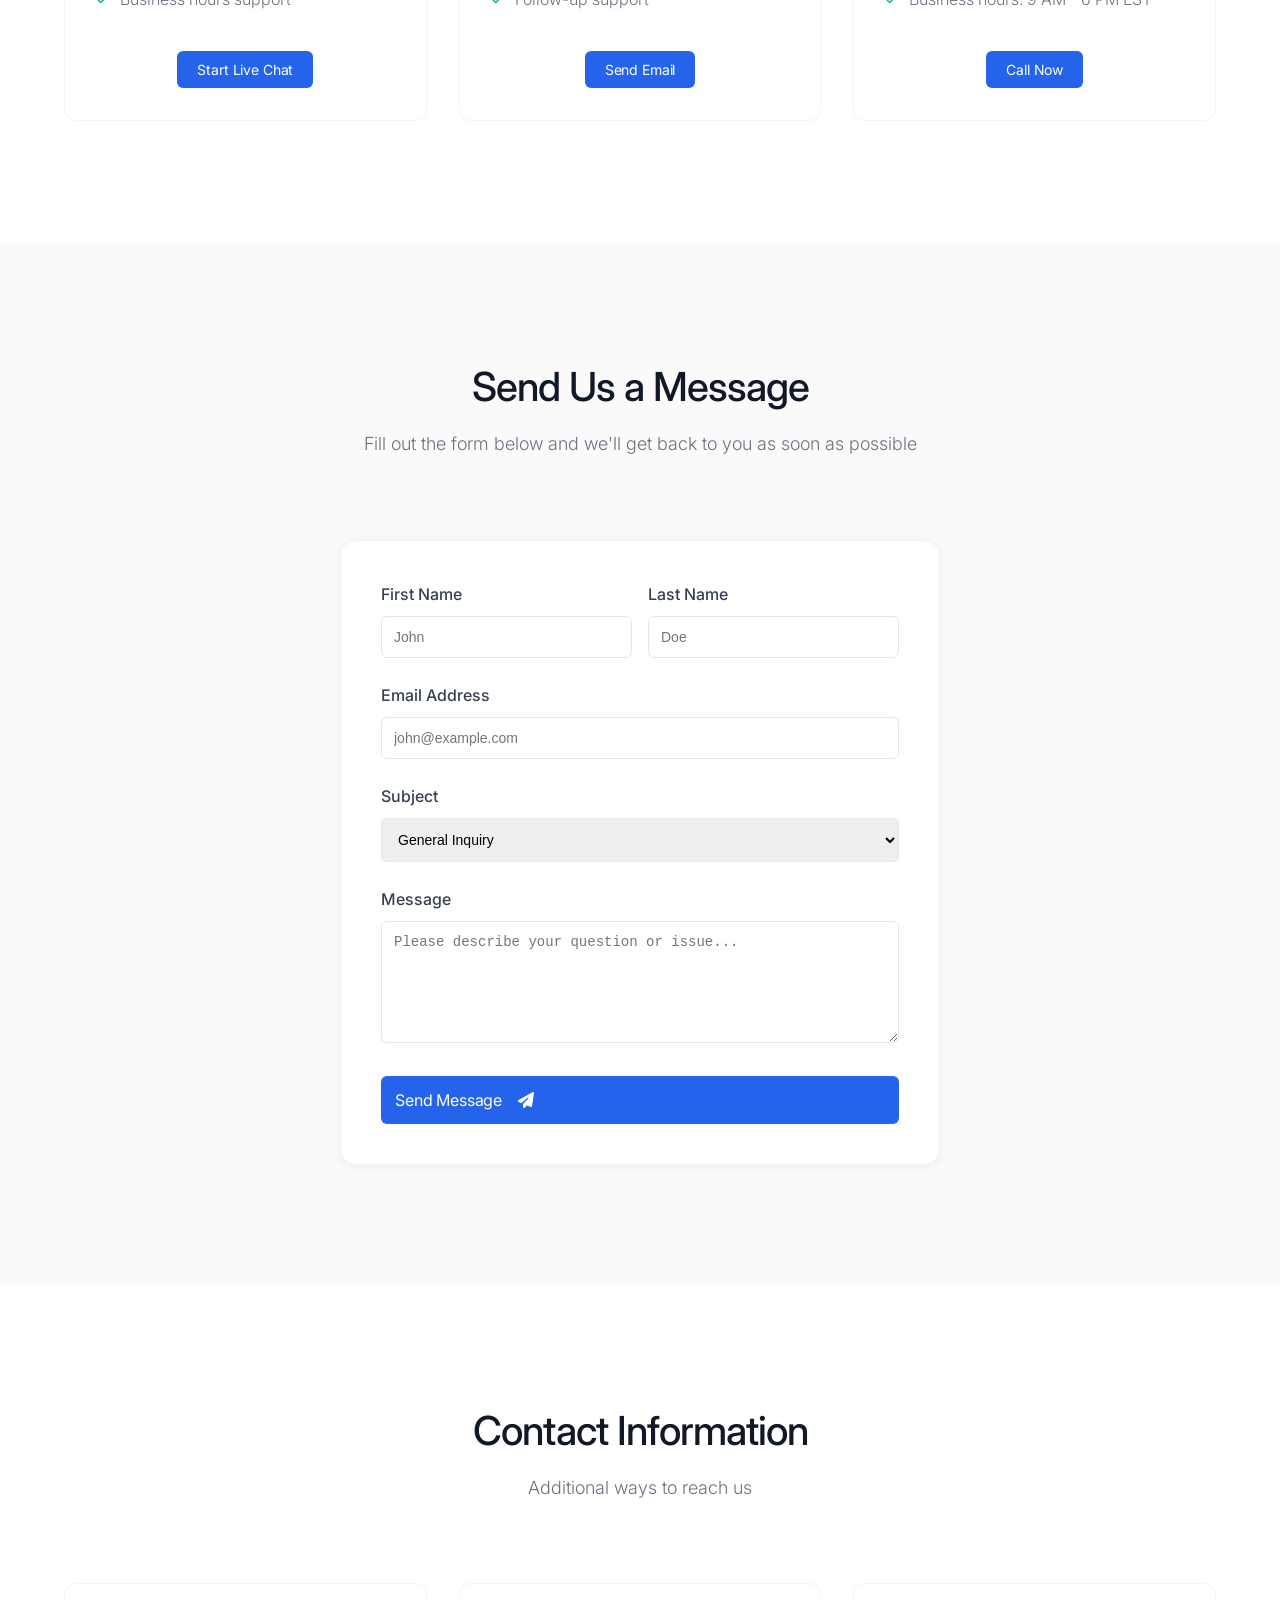
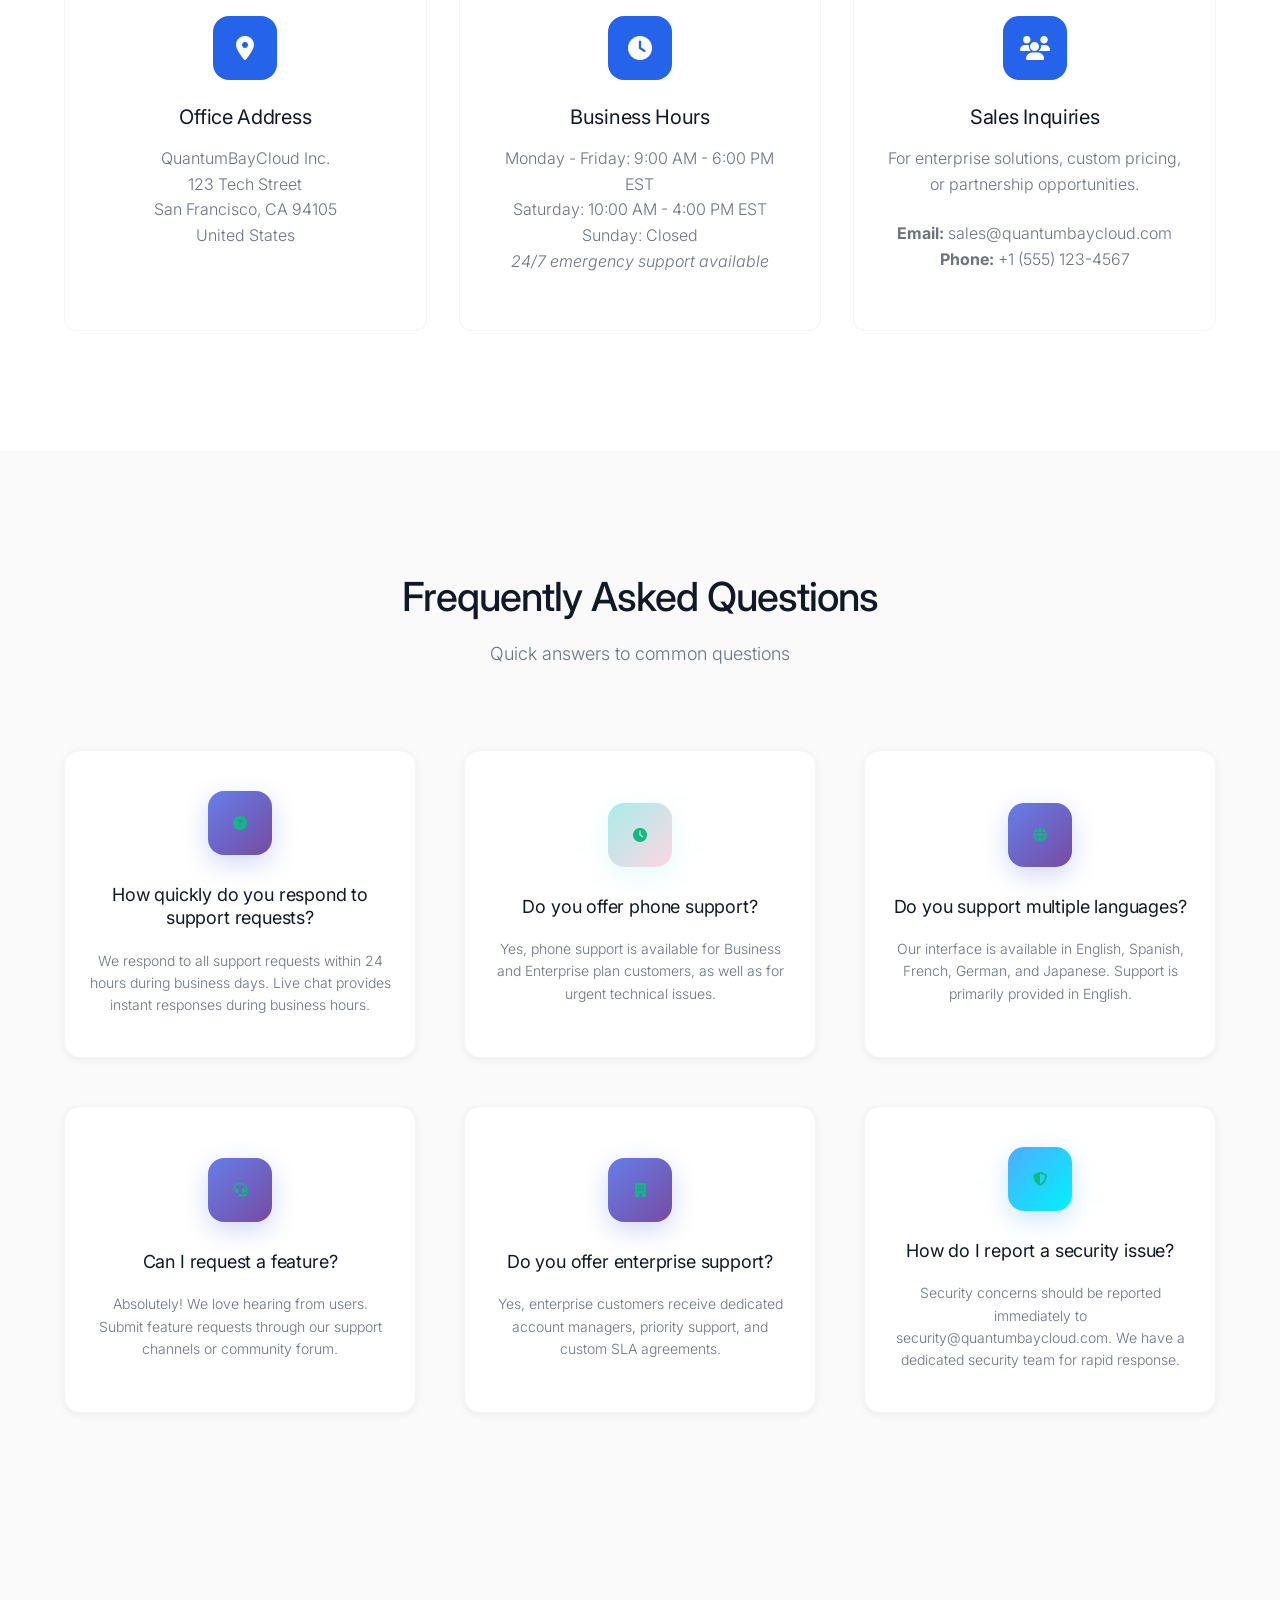
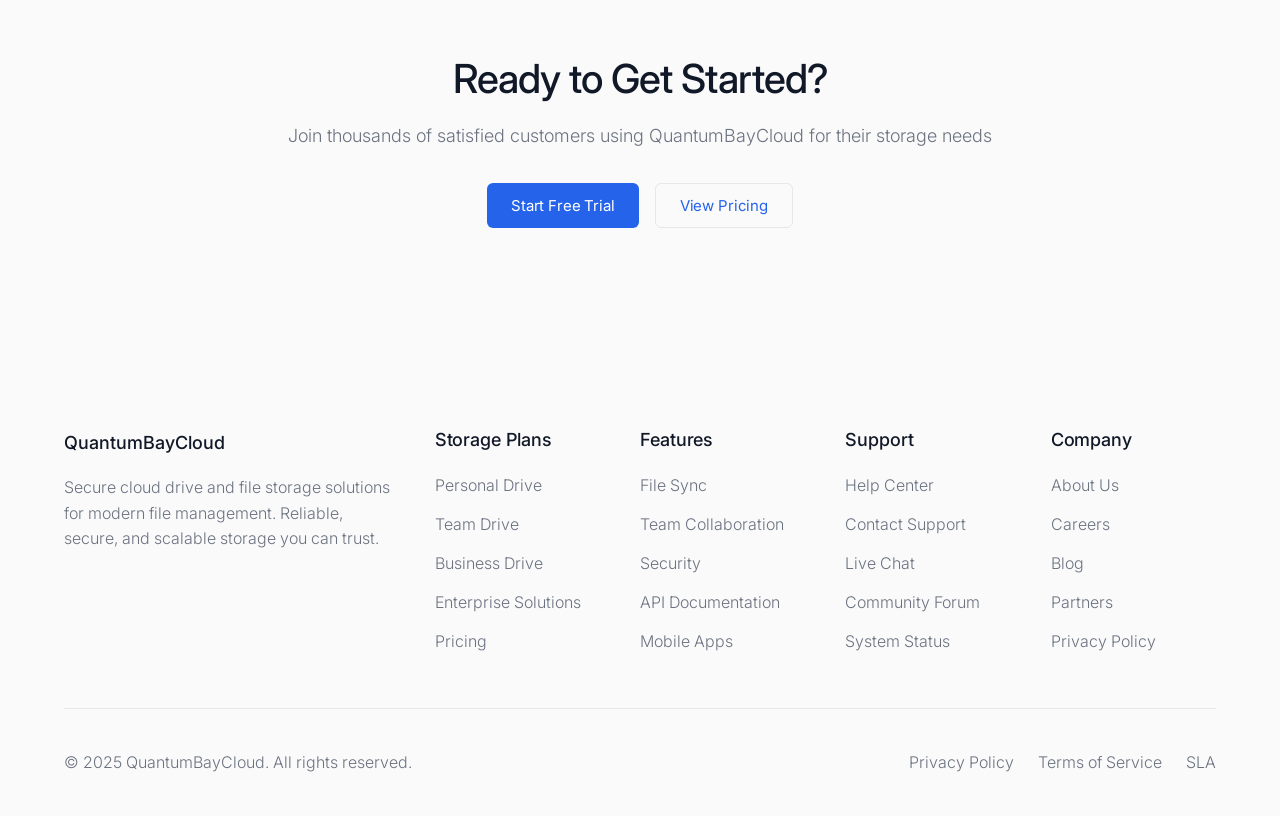
<file: public/contact.html>
<!DOCTYPE html>
<html lang="en">
<head>
    <meta charset="UTF-8">
    <meta name="viewport" content="width=device-width, initial-scale=1.0">
    <title>Contact Us - QuantumBayCloud</title>
    <meta name="description" content="Get in touch with QuantumBayCloud support. Contact our sales team, technical support, or customer service for assistance with your cloud storage needs.">
    <link rel="preconnect" href="https://fonts.googleapis.com">
    <link rel="preconnect" href="https://fonts.gstatic.com" crossorigin>
    <link href="https://fonts.googleapis.com/css2?family=Inter:wght@100;200;300;400;500;600;700&display=swap" rel="stylesheet">
    <link href="https://cdnjs.cloudflare.com/ajax/libs/font-awesome/6.4.0/css/all.min.css" rel="stylesheet">
    <link rel="stylesheet" href="style.css">
</head>
<body>
    <!-- Navigation -->
    <nav class="navbar">
        <div class="nav-container">
            <div class="nav-logo">
                <span>QuantumBayCloud</span>
            </div>
            <div class="nav-menu">
                <a href="index.html#storage" class="nav-link">Storage</a>
                <a href="features.html" class="nav-link">Features</a>
                <a href="pricing.html" class="nav-link">Pricing</a>
                <a href="help.html" class="nav-link">Support</a>
            </div>
            <div class="nav-buttons">
                <button class="btn-secondary">Client Login</button>
                <button class="btn-primary">Get Started</button>
            </div>
            <div class="hamburger" onclick="document.querySelector('.nav-menu').classList.toggle('active')">
                <span></span>
                <span></span>
                <span></span>
            </div>
        </div>
    </nav>

    <!-- Contact Hero -->
    <section class="hero">
        <div class="container">
            <div class="hero-content">
                <h1 class="hero-title">Contact Us</h1>
                <p class="hero-subtitle">Get in touch with our team. We're here to help you with any questions about QuantumBayCloud or to discuss your storage needs.</p>
                <div class="hero-buttons">
                    <button class="btn-primary large">
                        <i class="fas fa-comments"></i>
                        <span>Start Live Chat</span>
                    </button>
                    <button class="btn-outline large">
                        <i class="fas fa-envelope"></i>
                        <span>Send Email</span>
                    </button>
                </div>
            </div>
            <div class="hero-visual">
                <div class="contact-methods">
                    <div class="contact-method">
                        <div class="method-icon">
                            <i class="fas fa-comments"></i>
                        </div>
                        <div class="method-info">
                            <div class="method-title">Live Chat</div>
                            <div class="method-desc">Instant support</div>
                        </div>
                    </div>
                    <div class="contact-method">
                        <div class="method-icon">
                            <i class="fas fa-envelope"></i>
                        </div>
                        <div class="method-info">
                            <div class="method-title">Email</div>
                            <div class="method-desc">24hr response</div>
                        </div>
                    </div>
                    <div class="contact-method">
                        <div class="method-icon">
                            <i class="fas fa-phone"></i>
                        </div>
                        <div class="method-info">
                            <div class="method-title">Phone</div>
                            <div class="method-desc">Business hours</div>
                        </div>
                    </div>
                </div>
            </div>
        </div>
    </section>

    <!-- Contact Methods -->
    <section class="services">
        <div class="container">
            <div class="section-header">
                <h2>Get in Touch</h2>
                <p>Choose the best way to reach us</p>
            </div>

            <div class="services-grid">
                <div class="service-card">
                    <div class="service-icon">
                        <i class="fas fa-comments"></i>
                    </div>
                    <h3>Live Chat</h3>
                    <p>Get instant help from our support team. Available Monday-Friday, 9 AM - 6 PM EST.</p>
                    <ul class="service-features">
                        <li><i class="fas fa-check"></i> Instant responses</li>
                        <li><i class="fas fa-check"></i> Screen sharing available</li>
                        <li><i class="fas fa-check"></i> Chat history saved</li>
                        <li><i class="fas fa-check"></i> Business hours support</li>
                    </ul>
                    <button class="btn-primary">Start Live Chat</button>
                </div>

                <div class="service-card">
                    <div class="service-icon">
                        <i class="fas fa-envelope"></i>
                    </div>
                    <h3>Email Support</h3>
                    <p>Send us a detailed message and we'll respond within 24 hours during business days.</p>
                    <ul class="service-features">
                        <li><i class="fas fa-check"></i> 24-hour response time</li>
                        <li><i class="fas fa-check"></i> Detailed issue description</li>
                        <li><i class="fas fa-check"></i> File attachments supported</li>
                        <li><i class="fas fa-check"></i> Follow-up support</li>
                    </ul>
                    <button class="btn-primary">Send Email</button>
                </div>

                <div class="service-card">
                    <div class="service-icon">
                        <i class="fas fa-phone"></i>
                    </div>
                    <h3>Phone Support</h3>
                    <p>Speak directly with our experts for urgent issues or complex technical problems.</p>
                    <ul class="service-features">
                        <li><i class="fas fa-check"></i> Direct expert consultation</li>
                        <li><i class="fas fa-check"></i> Priority handling</li>
                        <li><i class="fas fa-check"></i> Complex issue resolution</li>
                        <li><i class="fas fa-check"></i> Business hours: 9 AM - 6 PM EST</li>
                    </ul>
                    <button class="btn-primary">Call Now</button>
                </div>
            </div>
        </div>
    </section>

    <!-- Contact Form -->
    <section class="features">
        <div class="container">
            <div class="section-header">
                <h2>Send Us a Message</h2>
                <p>Fill out the form below and we'll get back to you as soon as possible</p>
            </div>

            <div style="max-width: 600px; margin: 0 auto;">
                <div style="background: white; padding: 40px; border-radius: 16px; box-shadow: 0 2px 8px rgba(0, 0, 0, 0.06); border: 1px solid #f3f4f6;">
                    <form style="display: grid; gap: 24px;">
                        <div style="display: grid; grid-template-columns: 1fr 1fr; gap: 16px;">
                            <div>
                                <label style="display: block; margin-bottom: 8px; font-weight: 500; color: #374151;">First Name</label>
                                <input type="text" style="width: 100%; padding: 12px; border: 1px solid #e5e7eb; border-radius: 6px; font-size: 14px;" placeholder="John">
                            </div>
                            <div>
                                <label style="display: block; margin-bottom: 8px; font-weight: 500; color: #374151;">Last Name</label>
                                <input type="text" style="width: 100%; padding: 12px; border: 1px solid #e5e7eb; border-radius: 6px; font-size: 14px;" placeholder="Doe">
                            </div>
                        </div>

                        <div>
                            <label style="display: block; margin-bottom: 8px; font-weight: 500; color: #374151;">Email Address</label>
                            <input type="email" style="width: 100%; padding: 12px; border: 1px solid #e5e7eb; border-radius: 6px; font-size: 14px;" placeholder="john@example.com">
                        </div>

                        <div>
                            <label style="display: block; margin-bottom: 8px; font-weight: 500; color: #374151;">Subject</label>
                            <select style="width: 100%; padding: 12px; border: 1px solid #e5e7eb; border-radius: 6px; font-size: 14px;">
                                <option>General Inquiry</option>
                                <option>Technical Support</option>
                                <option>Billing Question</option>
                                <option>Sales Inquiry</option>
                                <option>Partnership Opportunity</option>
                                <option>Other</option>
                            </select>
                        </div>

                        <div>
                            <label style="display: block; margin-bottom: 8px; font-weight: 500; color: #374151;">Message</label>
                            <textarea rows="6" style="width: 100%; padding: 12px; border: 1px solid #e5e7eb; border-radius: 6px; font-size: 14px; resize: vertical;" placeholder="Please describe your question or issue..."></textarea>
                        </div>

                        <button type="submit" class="btn-primary" style="width: 100%; padding: 14px; font-size: 16px;">
                            <span>Send Message</span>
                            <i class="fas fa-paper-plane" style="margin-left: 8px;"></i>
                        </button>
                    </form>
                </div>
            </div>
        </div>
    </section>

    <!-- Contact Information -->
    <section class="services">
        <div class="container">
            <div class="section-header">
                <h2>Contact Information</h2>
                <p>Additional ways to reach us</p>
            </div>

            <div class="services-grid">
                <div class="service-card">
                    <div class="service-icon">
                        <i class="fas fa-map-marker-alt"></i>
                    </div>
                    <h3>Office Address</h3>
                    <p>QuantumBayCloud Inc.<br>
                    123 Tech Street<br>
                    San Francisco, CA 94105<br>
                    United States</p>
                </div>

                <div class="service-card">
                    <div class="service-icon">
                        <i class="fas fa-clock"></i>
                    </div>
                    <h3>Business Hours</h3>
                    <p>Monday - Friday: 9:00 AM - 6:00 PM EST<br>
                    Saturday: 10:00 AM - 4:00 PM EST<br>
                    Sunday: Closed<br>
                    <em>24/7 emergency support available</em></p>
                </div>

                <div class="service-card">
                    <div class="service-icon">
                        <i class="fas fa-users"></i>
                    </div>
                    <h3>Sales Inquiries</h3>
                    <p>For enterprise solutions, custom pricing, or partnership opportunities.</p>
                    <p><strong>Email:</strong> sales@quantumbaycloud.com<br>
                    <strong>Phone:</strong> +1 (555) 123-4567</p>
                </div>
            </div>
        </div>
    </section>

    <!-- FAQ Section -->
    <section class="features">
        <div class="container">
            <div class="section-header">
                <h2>Frequently Asked Questions</h2>
                <p>Quick answers to common questions</p>
            </div>

            <div class="features-grid">
                <div class="feature-item">
                    <div class="feature-icon icon-question">
                        <i class="fas fa-question-circle"></i>
                    </div>
                    <h4>How quickly do you respond to support requests?</h4>
                    <p>We respond to all support requests within 24 hours during business days. Live chat provides instant responses during business hours.</p>
                </div>
                <div class="feature-item">
                    <div class="feature-icon icon-clock">
                        <i class="fas fa-clock"></i>
                    </div>
                    <h4>Do you offer phone support?</h4>
                    <p>Yes, phone support is available for Business and Enterprise plan customers, as well as for urgent technical issues.</p>
                </div>
                <div class="feature-item">
                    <div class="feature-icon icon-globe">
                        <i class="fas fa-globe"></i>
                    </div>
                    <h4>Do you support multiple languages?</h4>
                    <p>Our interface is available in English, Spanish, French, German, and Japanese. Support is primarily provided in English.</p>
                </div>
                <div class="feature-item">
                    <div class="feature-icon icon-headset">
                        <i class="fas fa-headset"></i>
                    </div>
                    <h4>Can I request a feature?</h4>
                    <p>Absolutely! We love hearing from users. Submit feature requests through our support channels or community forum.</p>
                </div>
                <div class="feature-item">
                    <div class="feature-icon icon-building">
                        <i class="fas fa-building"></i>
                    </div>
                    <h4>Do you offer enterprise support?</h4>
                    <p>Yes, enterprise customers receive dedicated account managers, priority support, and custom SLA agreements.</p>
                </div>
                <div class="feature-item">
                    <div class="feature-icon icon-shield">
                        <i class="fas fa-shield-alt"></i>
                    </div>
                    <h4>How do I report a security issue?</h4>
                    <p>Security concerns should be reported immediately to security@quantumbaycloud.com. We have a dedicated security team for rapid response.</p>
                </div>
            </div>
        </div>
    </section>

    <!-- CTA Section -->
    <section class="cta">
        <div class="container">
            <div class="cta-content">
                <h2>Ready to Get Started?</h2>
                <p>Join thousands of satisfied customers using QuantumBayCloud for their storage needs</p>
                <div class="cta-buttons">
                    <button class="btn-primary large">Start Free Trial</button>
                    <button class="btn-outline large">View Pricing</button>
                </div>
            </div>
        </div>
    </section>

    <!-- Footer -->
    <footer class="footer">
        <div class="container">
            <div class="footer-content">
                <div class="footer-brand">
                    <div class="footer-logo">
                        <span>QuantumBayCloud</span>
                    </div>
                    <p>Secure cloud drive and file storage solutions for modern file management. Reliable, secure, and scalable storage you can trust.</p>
                </div>
                <div class="footer-section">
                    <h4>Storage Plans</h4>
                    <a href="pricing.html#personal">Personal Drive</a>
                    <a href="pricing.html#team">Team Drive</a>
                    <a href="pricing.html#business">Business Drive</a>
                    <a href="pricing.html#enterprise">Enterprise Solutions</a>
                    <a href="pricing.html">Pricing</a>
                </div>
                <div class="footer-section">
                    <h4>Features</h4>
                    <a href="features.html#sync">File Sync</a>
                    <a href="features.html#collaboration">Team Collaboration</a>
                    <a href="features.html#security">Security</a>
                    <a href="features.html#api">API Documentation</a>
                    <a href="features.html#mobile">Mobile Apps</a>
                </div>
                <div class="footer-section">
                    <h4>Support</h4>
                    <a href="help.html">Help Center</a>
                    <a href="#contact">Contact Support</a>
                    <a href="#chat">Live Chat</a>
                    <a href="#community">Community Forum</a>
                    <a href="#status">System Status</a>
                </div>
                <div class="footer-section">
                    <h4>Company</h4>
                    <a href="about.html">About Us</a>
                    <a href="#careers">Careers</a>
                    <a href="#blog">Blog</a>
                    <a href="#partners">Partners</a>
                    <a href="privacy.html">Privacy Policy</a>
                </div>
            </div>
            <div class="footer-bottom">
                <div class="footer-legal">
                    <p>&copy; 2025 QuantumBayCloud. All rights reserved.</p>
                    <div class="legal-links">
                        <a href="privacy.html">Privacy Policy</a>
                        <a href="#terms">Terms of Service</a>
                        <a href="#sla">SLA</a>
                    </div>
                </div>
            </div>
        </div>
    </footer>

    <script src="script.js"></script>
</body>
</html>
</file>
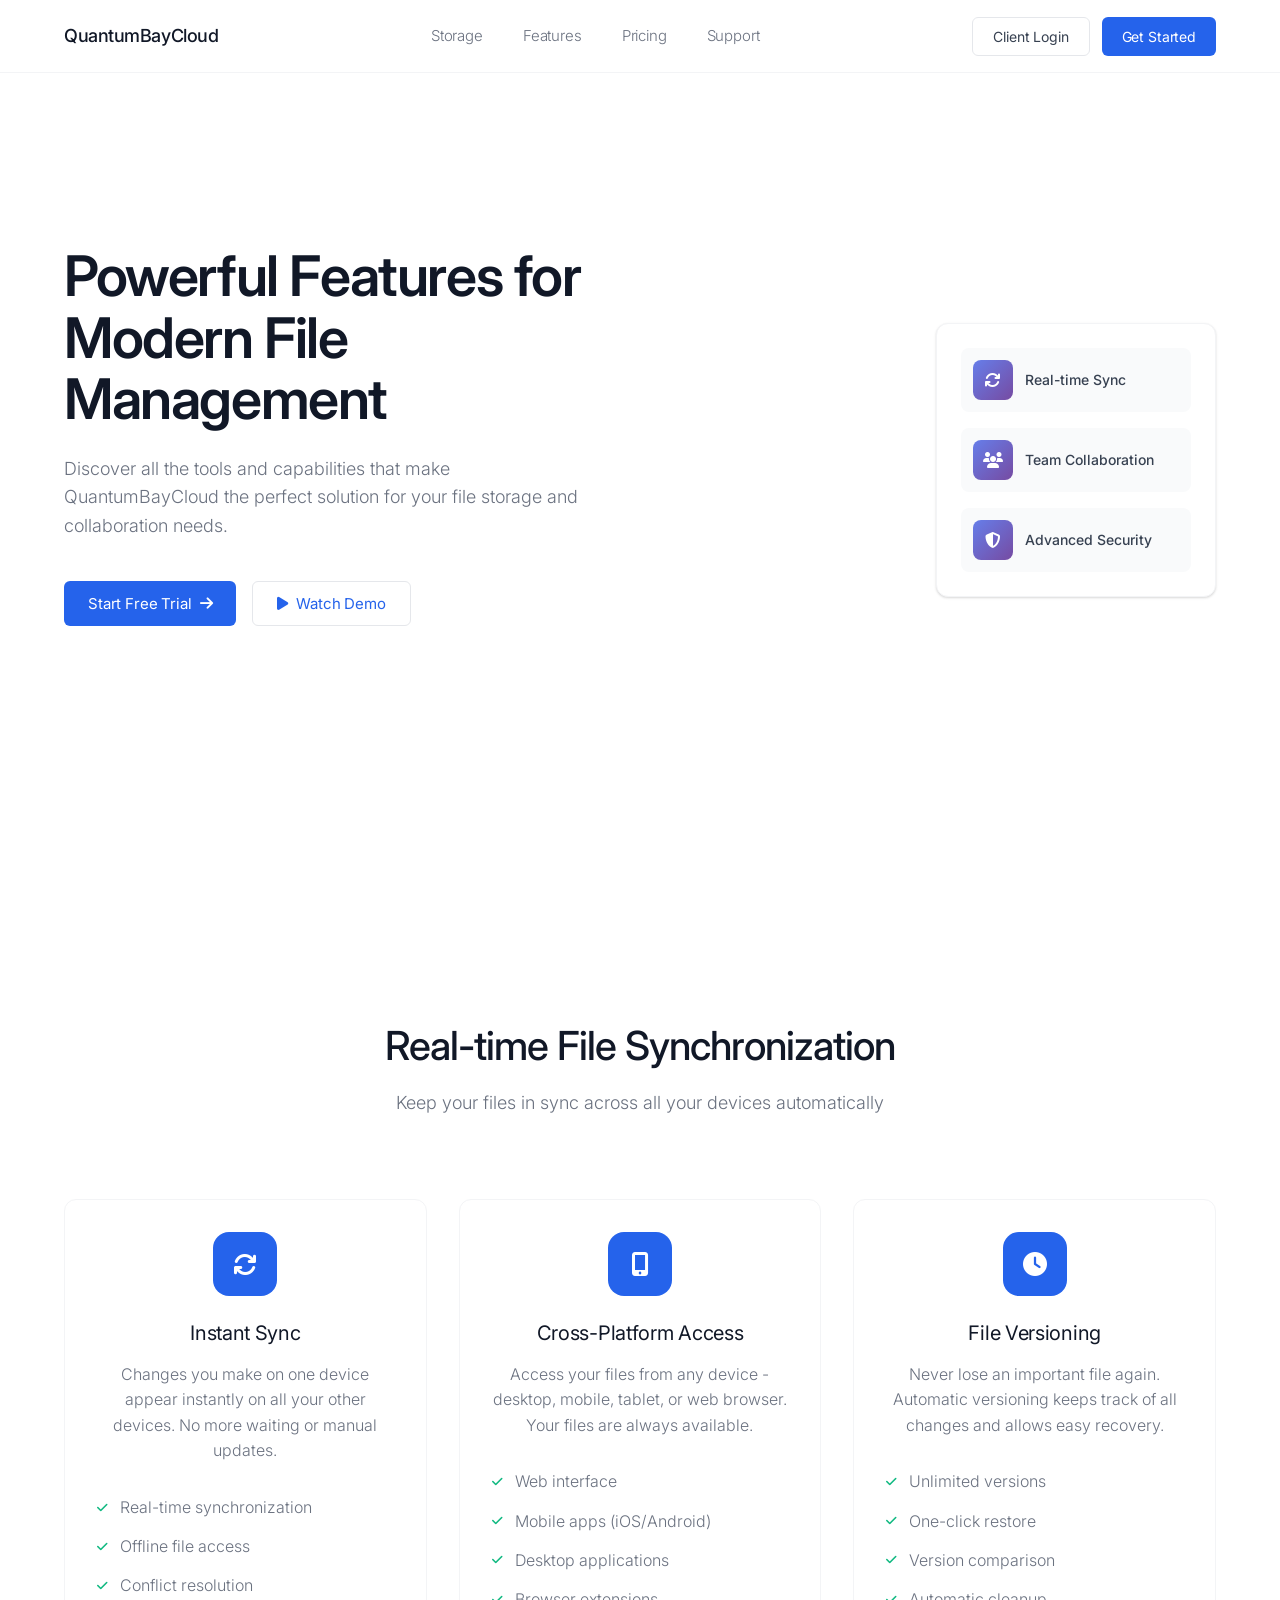
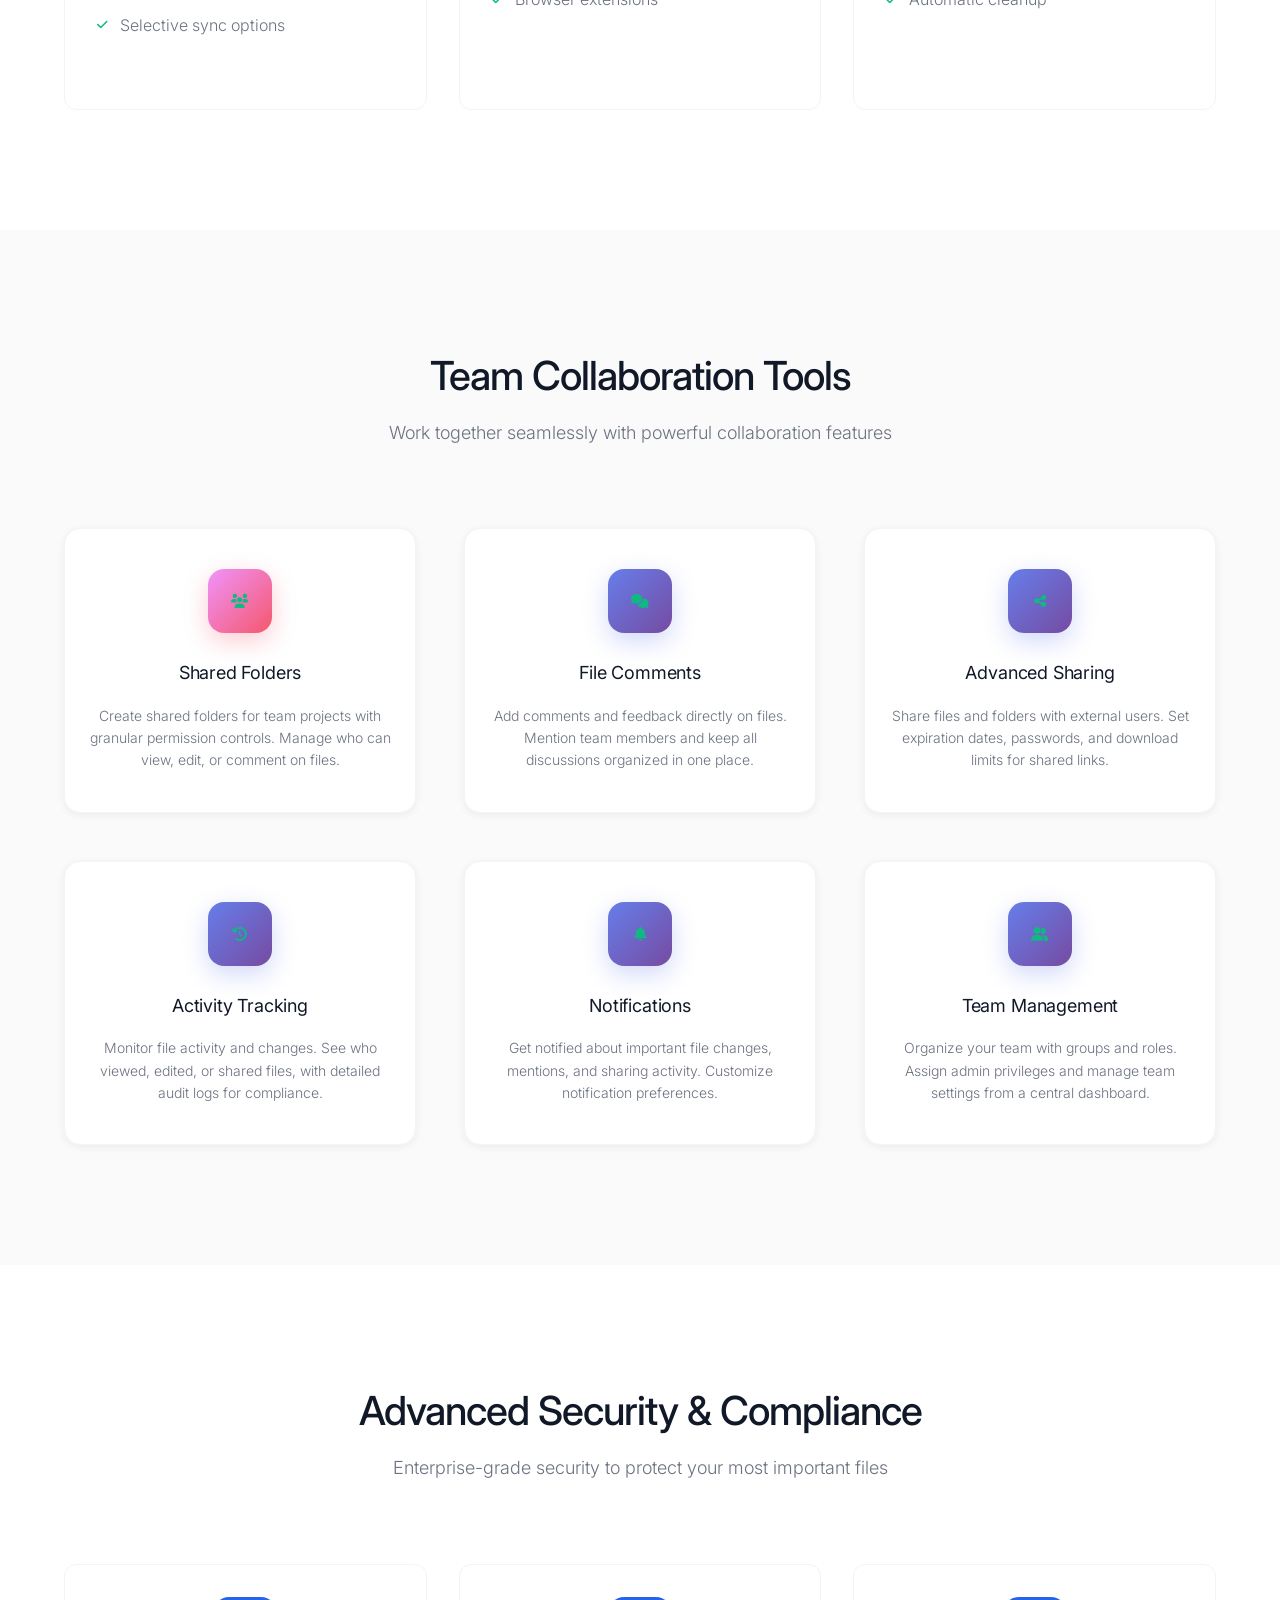
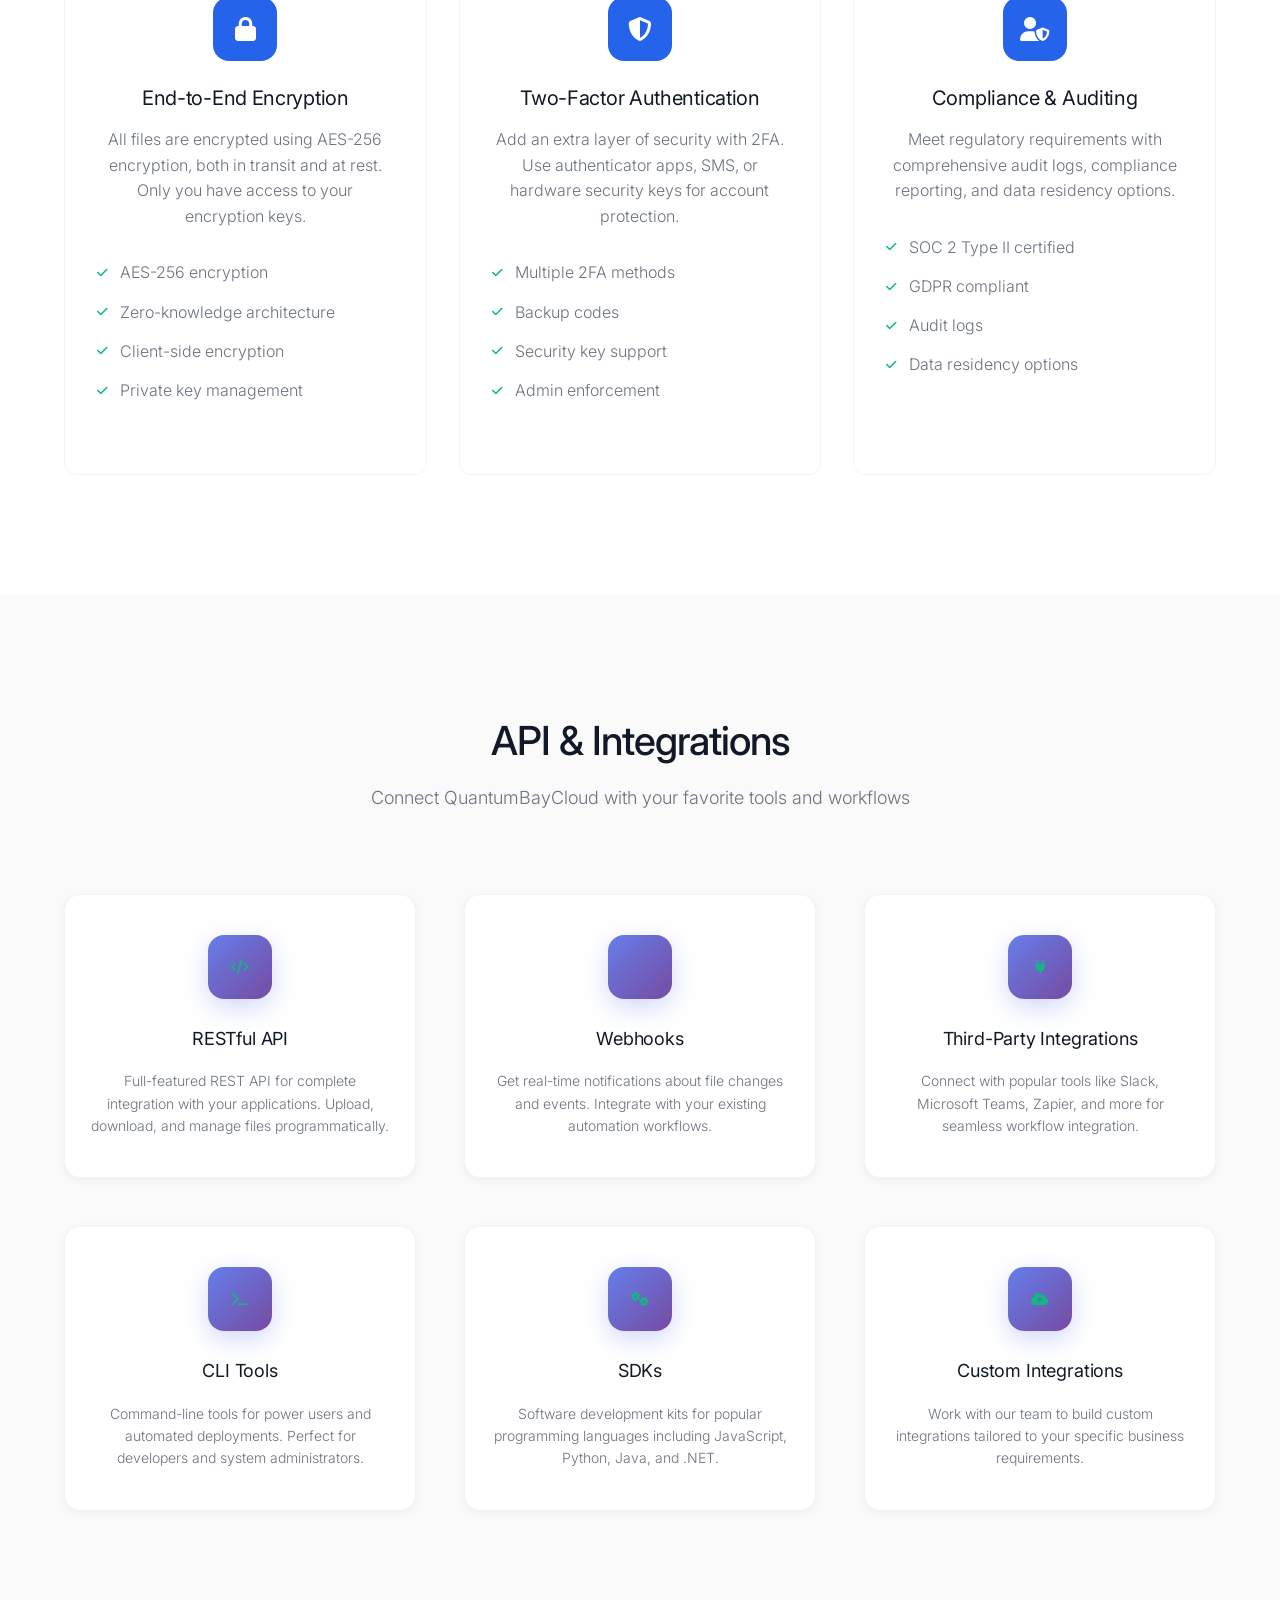
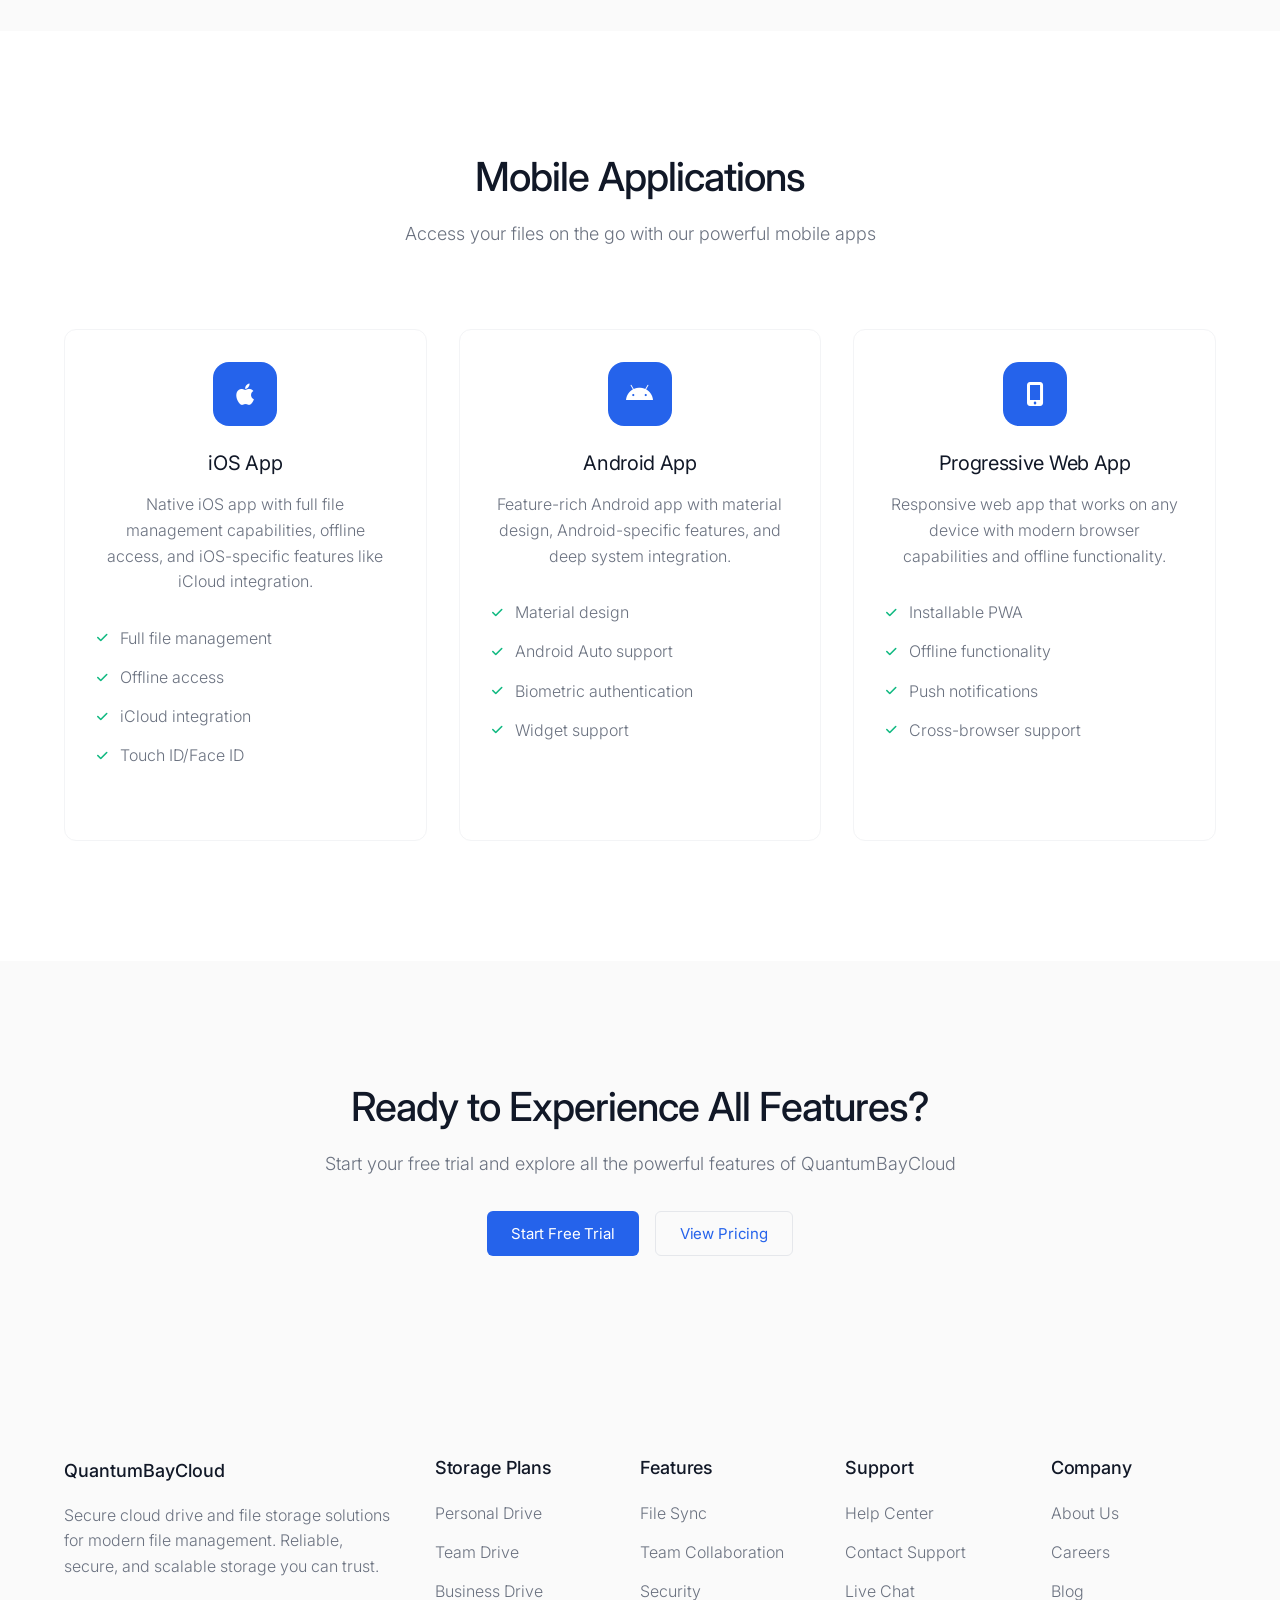
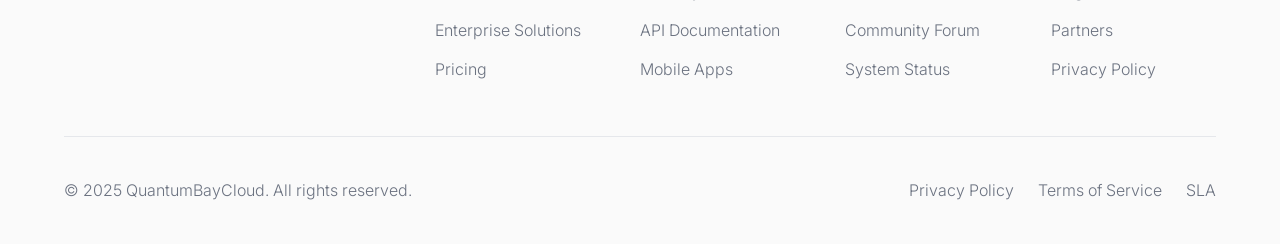
<file: public/features.html>
<!DOCTYPE html>
<html lang="en">
<head>
    <meta charset="UTF-8">
    <meta name="viewport" content="width=device-width, initial-scale=1.0">
    <title>Features - QuantumBayCloud</title>
    <meta name="description" content="Explore all the powerful features of QuantumBayCloud. File sync, team collaboration, advanced security, and more for modern file management.">
    <link rel="preconnect" href="https://fonts.googleapis.com">
    <link rel="preconnect" href="https://fonts.gstatic.com" crossorigin>
    <link href="https://fonts.googleapis.com/css2?family=Inter:wght@100;200;300;400;500;600;700&display=swap" rel="stylesheet">
    <link href="https://cdnjs.cloudflare.com/ajax/libs/font-awesome/6.4.0/css/all.min.css" rel="stylesheet">
    <link rel="stylesheet" href="style.css">
</head>
<body>
    <!-- Navigation -->
    <nav class="navbar">
        <div class="nav-container">
            <div class="nav-logo">
                <span>QuantumBayCloud</span>
            </div>
            <div class="nav-menu">
                <a href="index.html#storage" class="nav-link">Storage</a>
                <a href="features.html" class="nav-link active">Features</a>
                <a href="pricing.html" class="nav-link">Pricing</a>
                <a href="help.html" class="nav-link">Support</a>
            </div>
            <div class="nav-buttons">
                <button class="btn-secondary">Client Login</button>
                <button class="btn-primary">Get Started</button>
            </div>
            <div class="hamburger" onclick="document.querySelector('.nav-menu').classList.toggle('active')">
                <span></span>
                <span></span>
                <span></span>
            </div>
        </div>
    </nav>

    <!-- Features Hero -->
    <section class="hero">
        <div class="container">
            <div class="hero-content">
                <h1 class="hero-title">Powerful Features for Modern File Management</h1>
                <p class="hero-subtitle">Discover all the tools and capabilities that make QuantumBayCloud the perfect solution for your file storage and collaboration needs.</p>
                <div class="hero-buttons">
                    <button class="btn-primary large">
                        <span>Start Free Trial</span>
                        <i class="fas fa-arrow-right"></i>
                    </button>
                    <button class="btn-outline large">
                        <i class="fas fa-play"></i>
                        <span>Watch Demo</span>
                    </button>
                </div>
            </div>
            <div class="hero-visual">
                <div class="features-showcase">
                    <div class="showcase-item">
                        <div class="showcase-icon">
                            <i class="fas fa-sync"></i>
                        </div>
                        <span>Real-time Sync</span>
                    </div>
                    <div class="showcase-item">
                        <div class="showcase-icon">
                            <i class="fas fa-users"></i>
                        </div>
                        <span>Team Collaboration</span>
                    </div>
                    <div class="showcase-item">
                        <div class="showcase-icon">
                            <i class="fas fa-shield-alt"></i>
                        </div>
                        <span>Advanced Security</span>
                    </div>
                </div>
            </div>
        </div>
    </section>

    <!-- Main Features -->
    <section class="services" id="sync">
        <div class="container">
            <div class="section-header">
                <h2>Real-time File Synchronization</h2>
                <p>Keep your files in sync across all your devices automatically</p>
            </div>

            <div class="services-grid">
                <div class="service-card">
                    <div class="service-icon">
                        <i class="fas fa-sync"></i>
                    </div>
                    <h3>Instant Sync</h3>
                    <p>Changes you make on one device appear instantly on all your other devices. No more waiting or manual updates.</p>
                    <ul class="service-features">
                        <li><i class="fas fa-check"></i> Real-time synchronization</li>
                        <li><i class="fas fa-check"></i> Offline file access</li>
                        <li><i class="fas fa-check"></i> Conflict resolution</li>
                        <li><i class="fas fa-check"></i> Selective sync options</li>
                    </ul>
                </div>

                <div class="service-card">
                    <div class="service-icon">
                        <i class="fas fa-mobile-alt"></i>
                    </div>
                    <h3>Cross-Platform Access</h3>
                    <p>Access your files from any device - desktop, mobile, tablet, or web browser. Your files are always available.</p>
                    <ul class="service-features">
                        <li><i class="fas fa-check"></i> Web interface</li>
                        <li><i class="fas fa-check"></i> Mobile apps (iOS/Android)</li>
                        <li><i class="fas fa-check"></i> Desktop applications</li>
                        <li><i class="fas fa-check"></i> Browser extensions</li>
                    </ul>
                </div>

                <div class="service-card">
                    <div class="service-icon">
                        <i class="fas fa-clock"></i>
                    </div>
                    <h3>File Versioning</h3>
                    <p>Never lose an important file again. Automatic versioning keeps track of all changes and allows easy recovery.</p>
                    <ul class="service-features">
                        <li><i class="fas fa-check"></i> Unlimited versions</li>
                        <li><i class="fas fa-check"></i> One-click restore</li>
                        <li><i class="fas fa-check"></i> Version comparison</li>
                        <li><i class="fas fa-check"></i> Automatic cleanup</li>
                    </ul>
                </div>
            </div>
        </div>
    </section>

    <!-- Team Collaboration -->
    <section class="features" id="collaboration">
        <div class="container">
            <div class="section-header">
                <h2>Team Collaboration Tools</h2>
                <p>Work together seamlessly with powerful collaboration features</p>
            </div>

            <div class="features-grid">
                <div class="feature-item">
                    <div class="feature-icon icon-users">
                        <i class="fas fa-users"></i>
                    </div>
                    <h4>Shared Folders</h4>
                    <p>Create shared folders for team projects with granular permission controls. Manage who can view, edit, or comment on files.</p>
                </div>
                <div class="feature-item">
                    <div class="feature-icon icon-comments">
                        <i class="fas fa-comments"></i>
                    </div>
                    <h4>File Comments</h4>
                    <p>Add comments and feedback directly on files. Mention team members and keep all discussions organized in one place.</p>
                </div>
                <div class="feature-item">
                    <div class="feature-icon icon-share">
                        <i class="fas fa-share-alt"></i>
                    </div>
                    <h4>Advanced Sharing</h4>
                    <p>Share files and folders with external users. Set expiration dates, passwords, and download limits for shared links.</p>
                </div>
                <div class="feature-item">
                    <div class="feature-icon icon-activity">
                        <i class="fas fa-history"></i>
                    </div>
                    <h4>Activity Tracking</h4>
                    <p>Monitor file activity and changes. See who viewed, edited, or shared files, with detailed audit logs for compliance.</p>
                </div>
                <div class="feature-item">
                    <div class="feature-icon icon-bell">
                        <i class="fas fa-bell"></i>
                    </div>
                    <h4>Notifications</h4>
                    <p>Get notified about important file changes, mentions, and sharing activity. Customize notification preferences.</p>
                </div>
                <div class="feature-item">
                    <div class="feature-icon icon-group">
                        <i class="fas fa-user-friends"></i>
                    </div>
                    <h4>Team Management</h4>
                    <p>Organize your team with groups and roles. Assign admin privileges and manage team settings from a central dashboard.</p>
                </div>
            </div>
        </div>
    </section>

    <!-- Security Features -->
    <section class="services" id="security">
        <div class="container">
            <div class="section-header">
                <h2>Advanced Security & Compliance</h2>
                <p>Enterprise-grade security to protect your most important files</p>
            </div>

            <div class="services-grid">
                <div class="service-card">
                    <div class="service-icon">
                        <i class="fas fa-lock"></i>
                    </div>
                    <h3>End-to-End Encryption</h3>
                    <p>All files are encrypted using AES-256 encryption, both in transit and at rest. Only you have access to your encryption keys.</p>
                    <ul class="service-features">
                        <li><i class="fas fa-check"></i> AES-256 encryption</li>
                        <li><i class="fas fa-check"></i> Zero-knowledge architecture</li>
                        <li><i class="fas fa-check"></i> Client-side encryption</li>
                        <li><i class="fas fa-check"></i> Private key management</li>
                    </ul>
                </div>

                <div class="service-card">
                    <div class="service-icon">
                        <i class="fas fa-shield-alt"></i>
                    </div>
                    <h3>Two-Factor Authentication</h3>
                    <p>Add an extra layer of security with 2FA. Use authenticator apps, SMS, or hardware security keys for account protection.</p>
                    <ul class="service-features">
                        <li><i class="fas fa-check"></i> Multiple 2FA methods</li>
                        <li><i class="fas fa-check"></i> Backup codes</li>
                        <li><i class="fas fa-check"></i> Security key support</li>
                        <li><i class="fas fa-check"></i> Admin enforcement</li>
                    </ul>
                </div>

                <div class="service-card">
                    <div class="service-icon">
                        <i class="fas fa-user-shield"></i>
                    </div>
                    <h3>Compliance & Auditing</h3>
                    <p>Meet regulatory requirements with comprehensive audit logs, compliance reporting, and data residency options.</p>
                    <ul class="service-features">
                        <li><i class="fas fa-check"></i> SOC 2 Type II certified</li>
                        <li><i class="fas fa-check"></i> GDPR compliant</li>
                        <li><i class="fas fa-check"></i> Audit logs</li>
                        <li><i class="fas fa-check"></i> Data residency options</li>
                    </ul>
                </div>
            </div>
        </div>
    </section>

    <!-- API & Integration -->
    <section class="features" id="api">
        <div class="container">
            <div class="section-header">
                <h2>API & Integrations</h2>
                <p>Connect QuantumBayCloud with your favorite tools and workflows</p>
            </div>

            <div class="features-grid">
                <div class="feature-item">
                    <div class="feature-icon icon-code">
                        <i class="fas fa-code"></i>
                    </div>
                    <h4>RESTful API</h4>
                    <p>Full-featured REST API for complete integration with your applications. Upload, download, and manage files programmatically.</p>
                </div>
                <div class="feature-item">
                    <div class="feature-icon icon-webhook">
                        <i class="fas fa-webhook"></i>
                    </div>
                    <h4>Webhooks</h4>
                    <p>Get real-time notifications about file changes and events. Integrate with your existing automation workflows.</p>
                </div>
                <div class="feature-item">
                    <div class="feature-icon icon-plug">
                        <i class="fas fa-plug"></i>
                    </div>
                    <h4>Third-Party Integrations</h4>
                    <p>Connect with popular tools like Slack, Microsoft Teams, Zapier, and more for seamless workflow integration.</p>
                </div>
                <div class="feature-item">
                    <div class="feature-icon icon-terminal">
                        <i class="fas fa-terminal"></i>
                    </div>
                    <h4>CLI Tools</h4>
                    <p>Command-line tools for power users and automated deployments. Perfect for developers and system administrators.</p>
                </div>
                <div class="feature-item">
                    <div class="feature-icon icon-cogs">
                        <i class="fas fa-cogs"></i>
                    </div>
                    <h4>SDKs</h4>
                    <p>Software development kits for popular programming languages including JavaScript, Python, Java, and .NET.</p>
                </div>
                <div class="feature-item">
                    <div class="feature-icon icon-cloud">
                        <i class="fas fa-cloud-upload-alt"></i>
                    </div>
                    <h4>Custom Integrations</h4>
                    <p>Work with our team to build custom integrations tailored to your specific business requirements.</p>
                </div>
            </div>
        </div>
    </section>

    <!-- Mobile Apps -->
    <section class="services" id="mobile">
        <div class="container">
            <div class="section-header">
                <h2>Mobile Applications</h2>
                <p>Access your files on the go with our powerful mobile apps</p>
            </div>

            <div class="services-grid">
                <div class="service-card">
                    <div class="service-icon">
                        <i class="fab fa-apple"></i>
                    </div>
                    <h3>iOS App</h3>
                    <p>Native iOS app with full file management capabilities, offline access, and iOS-specific features like iCloud integration.</p>
                    <ul class="service-features">
                        <li><i class="fas fa-check"></i> Full file management</li>
                        <li><i class="fas fa-check"></i> Offline access</li>
                        <li><i class="fas fa-check"></i> iCloud integration</li>
                        <li><i class="fas fa-check"></i> Touch ID/Face ID</li>
                    </ul>
                </div>

                <div class="service-card">
                    <div class="service-icon">
                        <i class="fab fa-android"></i>
                    </div>
                    <h3>Android App</h3>
                    <p>Feature-rich Android app with material design, Android-specific features, and deep system integration.</p>
                    <ul class="service-features">
                        <li><i class="fas fa-check"></i> Material design</li>
                        <li><i class="fas fa-check"></i> Android Auto support</li>
                        <li><i class="fas fa-check"></i> Biometric authentication</li>
                        <li><i class="fas fa-check"></i> Widget support</li>
                    </ul>
                </div>

                <div class="service-card">
                    <div class="service-icon">
                        <i class="fas fa-mobile-alt"></i>
                    </div>
                    <h3>Progressive Web App</h3>
                    <p>Responsive web app that works on any device with modern browser capabilities and offline functionality.</p>
                    <ul class="service-features">
                        <li><i class="fas fa-check"></i> Installable PWA</li>
                        <li><i class="fas fa-check"></i> Offline functionality</li>
                        <li><i class="fas fa-check"></i> Push notifications</li>
                        <li><i class="fas fa-check"></i> Cross-browser support</li>
                    </ul>
                </div>
            </div>
        </div>
    </section>

    <!-- CTA Section -->
    <section class="cta">
        <div class="container">
            <div class="cta-content">
                <h2>Ready to Experience All Features?</h2>
                <p>Start your free trial and explore all the powerful features of QuantumBayCloud</p>
                <div class="cta-buttons">
                    <button class="btn-primary large">Start Free Trial</button>
                    <button class="btn-outline large">View Pricing</button>
                </div>
            </div>
        </div>
    </section>

    <!-- Footer -->
    <footer class="footer">
        <div class="container">
            <div class="footer-content">
                <div class="footer-brand">
                    <div class="footer-logo">
                        <span>QuantumBayCloud</span>
                    </div>
                    <p>Secure cloud drive and file storage solutions for modern file management. Reliable, secure, and scalable storage you can trust.</p>
                </div>
                <div class="footer-section">
                    <h4>Storage Plans</h4>
                    <a href="pricing.html#personal">Personal Drive</a>
                    <a href="pricing.html#team">Team Drive</a>
                    <a href="pricing.html#business">Business Drive</a>
                    <a href="pricing.html#enterprise">Enterprise Solutions</a>
                    <a href="pricing.html">Pricing</a>
                </div>
                <div class="footer-section">
                    <h4>Features</h4>
                    <a href="#sync">File Sync</a>
                    <a href="#collaboration">Team Collaboration</a>
                    <a href="#security">Security</a>
                    <a href="#api">API Documentation</a>
                    <a href="#mobile">Mobile Apps</a>
                </div>
                <div class="footer-section">
                    <h4>Support</h4>
                    <a href="help.html">Help Center</a>
                    <a href="contact.html">Contact Support</a>
                    <a href="#chat">Live Chat</a>
                    <a href="#community">Community Forum</a>
                    <a href="#status">System Status</a>
                </div>
                <div class="footer-section">
                    <h4>Company</h4>
                    <a href="about.html">About Us</a>
                    <a href="#careers">Careers</a>
                    <a href="#blog">Blog</a>
                    <a href="#partners">Partners</a>
                    <a href="privacy.html">Privacy Policy</a>
                </div>
            </div>
            <div class="footer-bottom">
                <div class="footer-legal">
                    <p>&copy; 2025 QuantumBayCloud. All rights reserved.</p>
                    <div class="legal-links">
                        <a href="privacy.html">Privacy Policy</a>
                        <a href="#terms">Terms of Service</a>
                        <a href="#sla">SLA</a>
                    </div>
                </div>
            </div>
        </div>
    </footer>

    <script src="script.js"></script>
</body>
</html>
</file>
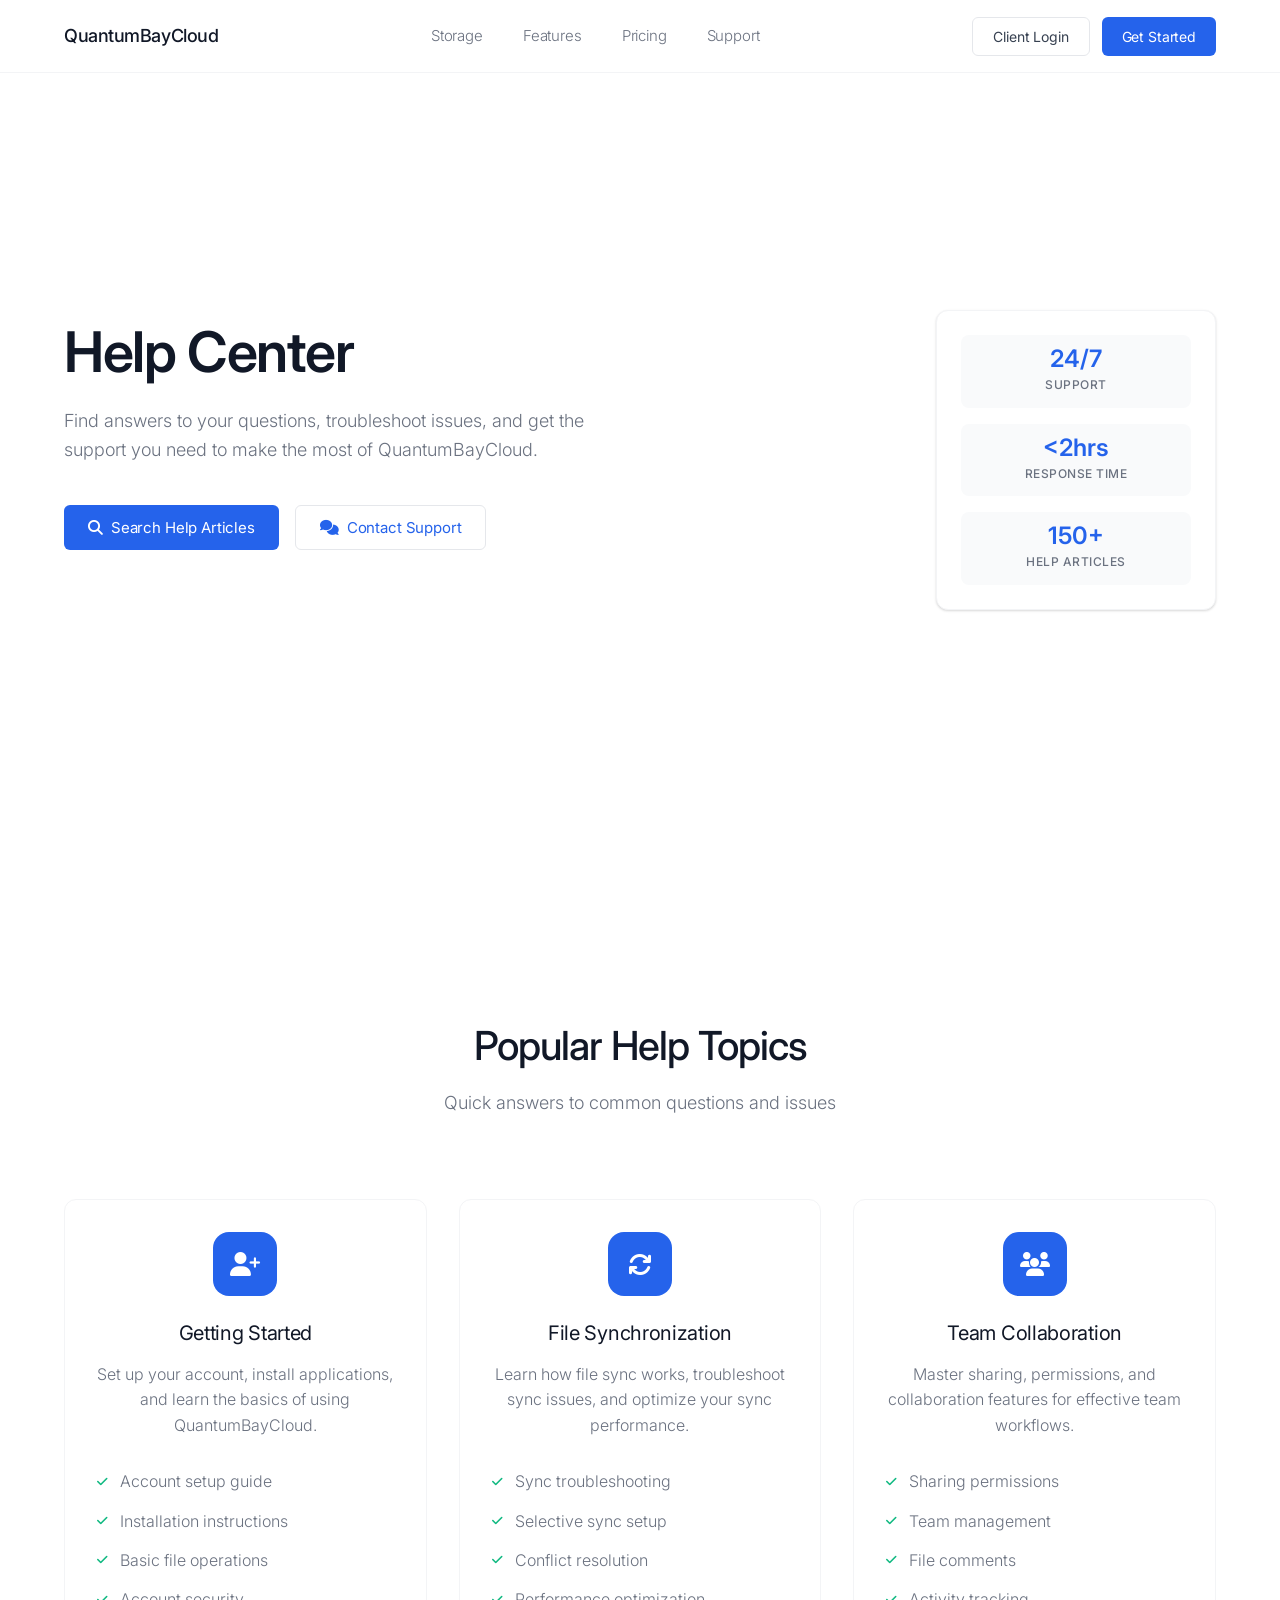
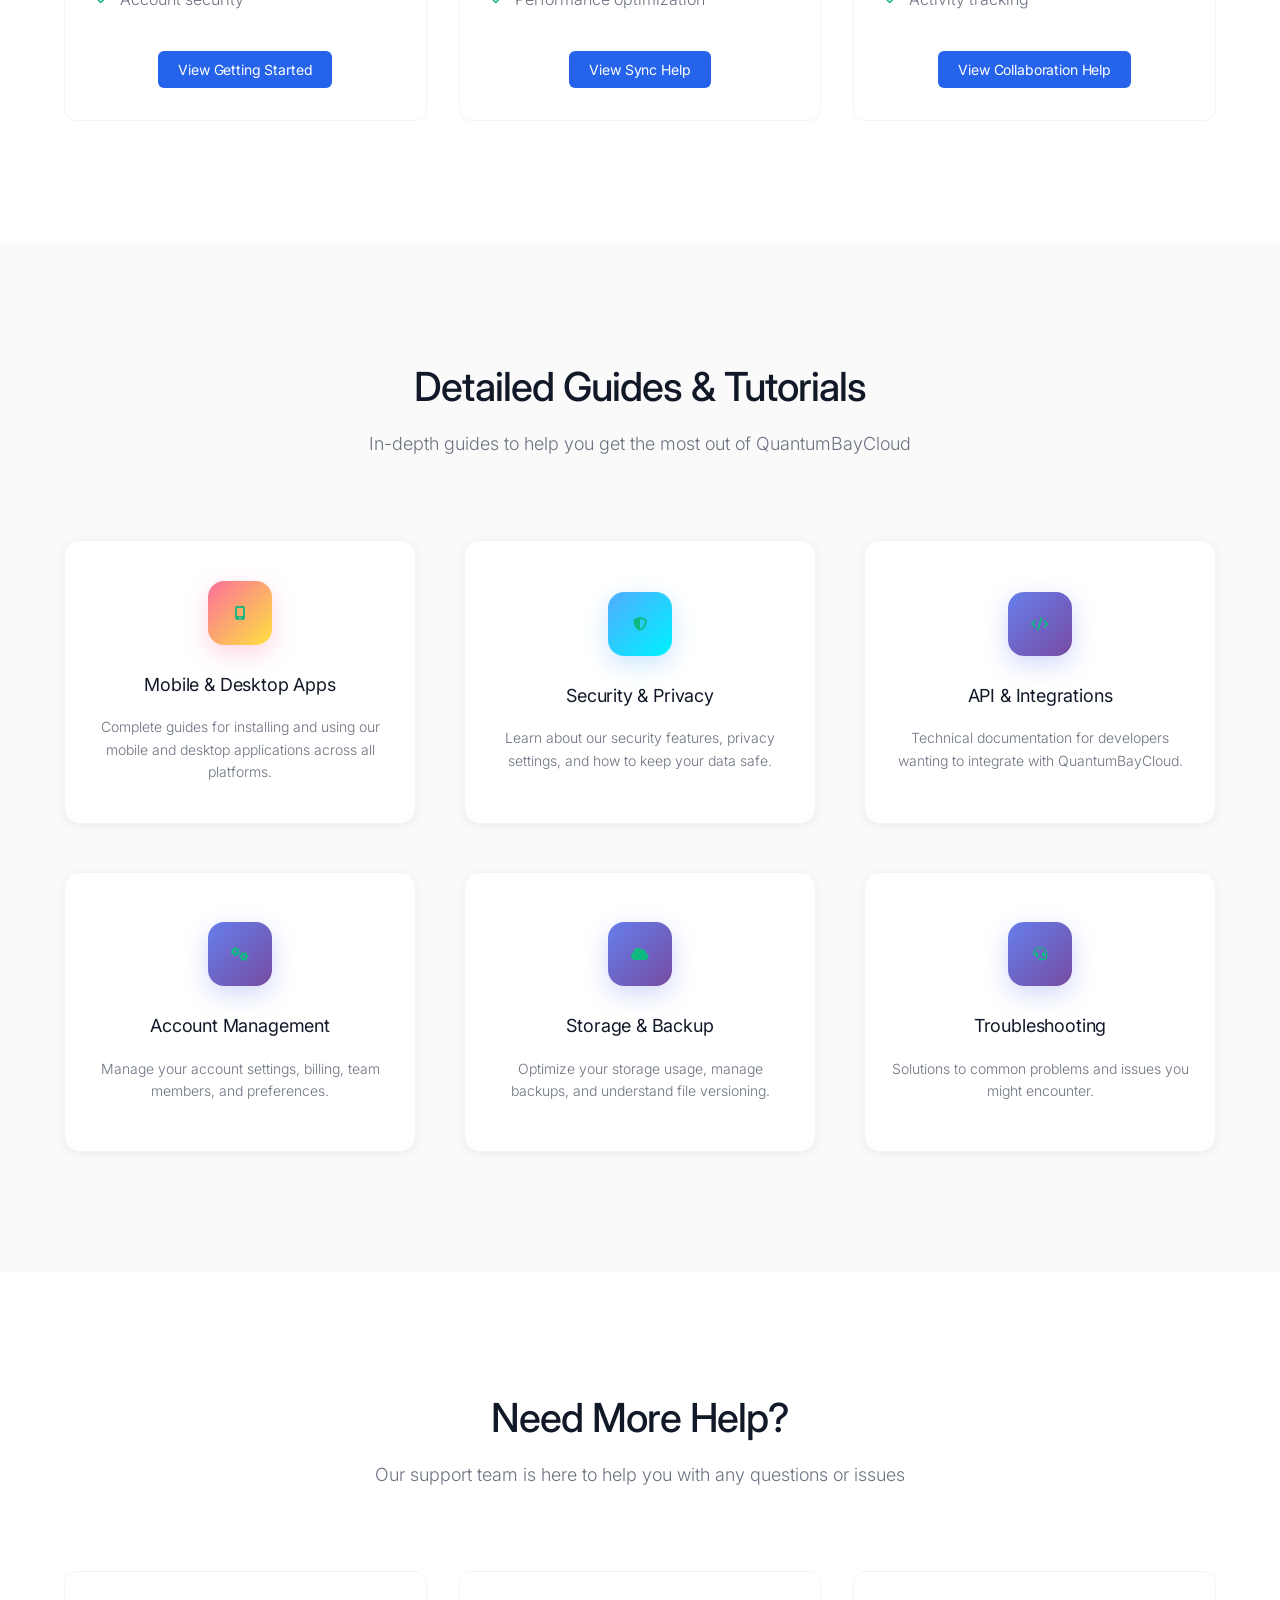
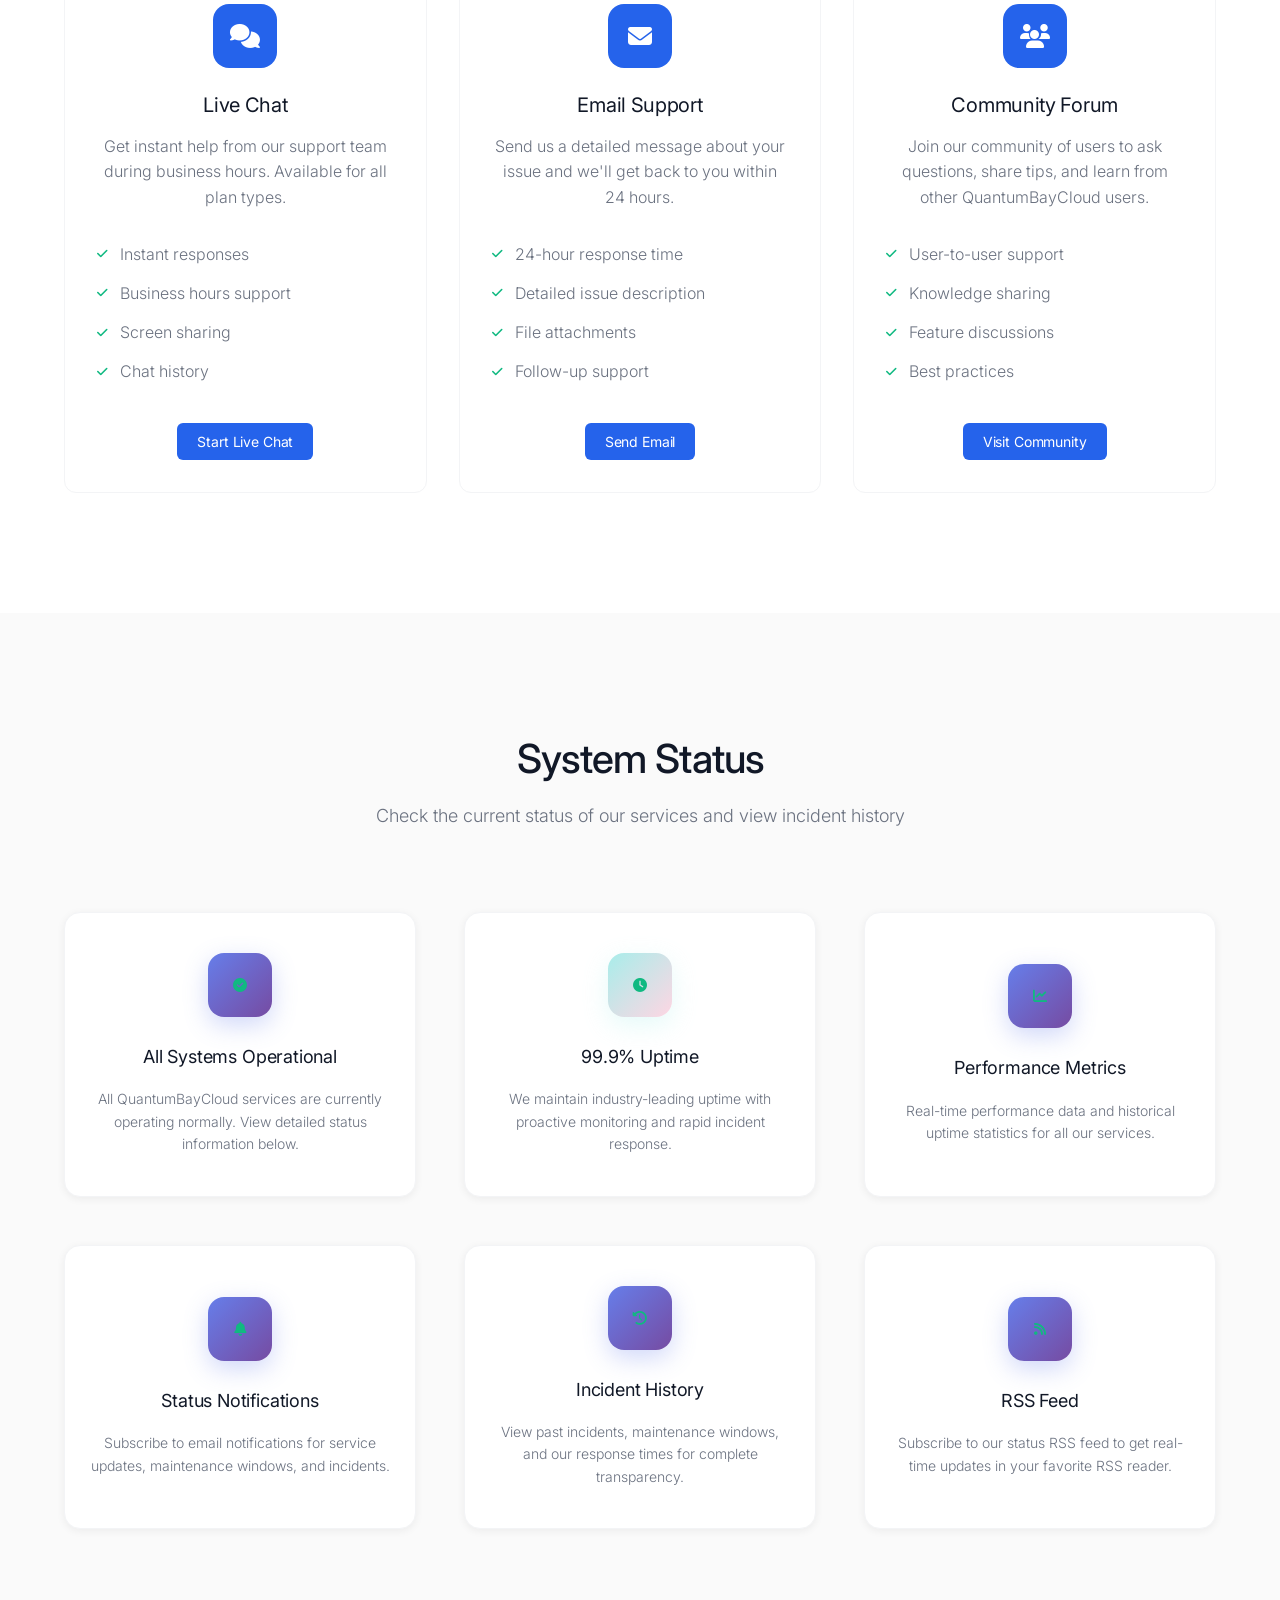
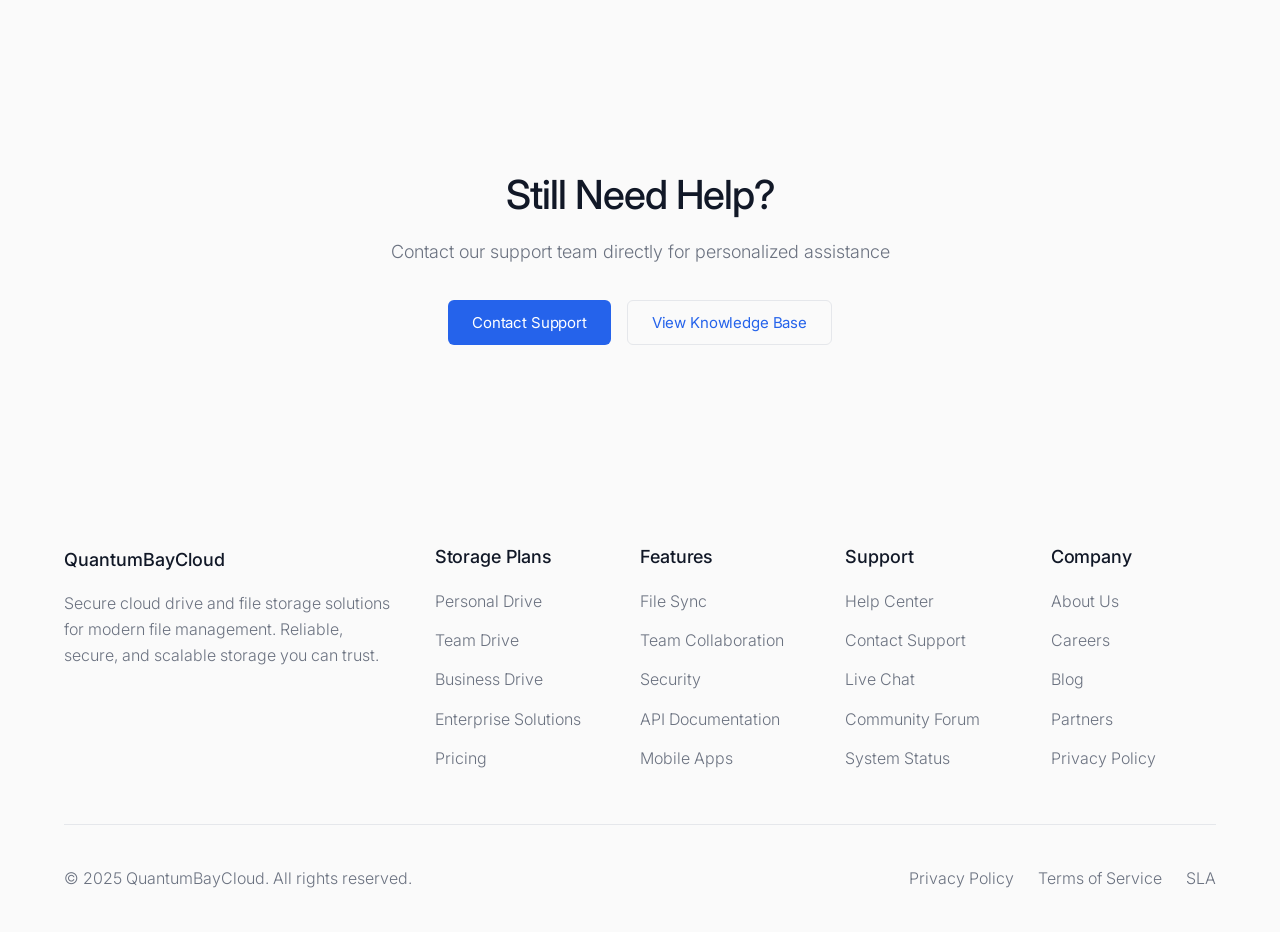
<file: public/help.html>
<!DOCTYPE html>
<html lang="en">
<head>
    <meta charset="UTF-8">
    <meta name="viewport" content="width=device-width, initial-scale=1.0">
    <title>Help Center - QuantumBayCloud</title>
    <meta name="description" content="Get help with QuantumBayCloud. Find answers to common questions, troubleshooting guides, and contact support for assistance.">
    <link rel="preconnect" href="https://fonts.googleapis.com">
    <link rel="preconnect" href="https://fonts.gstatic.com" crossorigin>
    <link href="https://fonts.googleapis.com/css2?family=Inter:wght@100;200;300;400;500;600;700&display=swap" rel="stylesheet">
    <link href="https://cdnjs.cloudflare.com/ajax/libs/font-awesome/6.4.0/css/all.min.css" rel="stylesheet">
    <link rel="stylesheet" href="style.css">
</head>
<body>
    <!-- Navigation -->
    <nav class="navbar">
        <div class="nav-container">
            <div class="nav-logo">
                <span>QuantumBayCloud</span>
            </div>
            <div class="nav-menu">
                <a href="index.html#storage" class="nav-link">Storage</a>
                <a href="features.html" class="nav-link">Features</a>
                <a href="pricing.html" class="nav-link">Pricing</a>
                <a href="help.html" class="nav-link active">Support</a>
            </div>
            <div class="nav-buttons">
                <button class="btn-secondary">Client Login</button>
                <button class="btn-primary">Get Started</button>
            </div>
            <div class="hamburger" onclick="document.querySelector('.nav-menu').classList.toggle('active')">
                <span></span>
                <span></span>
                <span></span>
            </div>
        </div>
    </nav>

    <!-- Help Hero -->
    <section class="hero">
        <div class="container">
            <div class="hero-content">
                <h1 class="hero-title">Help Center</h1>
                <p class="hero-subtitle">Find answers to your questions, troubleshoot issues, and get the support you need to make the most of QuantumBayCloud.</p>
                <div class="hero-buttons">
                    <button class="btn-primary large">
                        <i class="fas fa-search"></i>
                        <span>Search Help Articles</span>
                    </button>
                    <button class="btn-outline large">
                        <i class="fas fa-comments"></i>
                        <span>Contact Support</span>
                    </button>
                </div>
            </div>
            <div class="hero-visual">
                <div class="help-stats">
                    <div class="stat-item">
                        <div class="stat-number">24/7</div>
                        <div class="stat-label">Support</div>
                    </div>
                    <div class="stat-item">
                        <div class="stat-number"><2hrs</div>
                        <div class="stat-label">Response Time</div>
                    </div>
                    <div class="stat-item">
                        <div class="stat-number">150+</div>
                        <div class="stat-label">Help Articles</div>
                    </div>
                </div>
            </div>
        </div>
    </section>

    <!-- Quick Help Categories -->
    <section class="services">
        <div class="container">
            <div class="section-header">
                <h2>Popular Help Topics</h2>
                <p>Quick answers to common questions and issues</p>
            </div>

            <div class="services-grid">
                <div class="service-card">
                    <div class="service-icon">
                        <i class="fas fa-user-plus"></i>
                    </div>
                    <h3>Getting Started</h3>
                    <p>Set up your account, install applications, and learn the basics of using QuantumBayCloud.</p>
                    <ul class="service-features">
                        <li><i class="fas fa-check"></i> Account setup guide</li>
                        <li><i class="fas fa-check"></i> Installation instructions</li>
                        <li><i class="fas fa-check"></i> Basic file operations</li>
                        <li><i class="fas fa-check"></i> Account security</li>
                    </ul>
                    <button class="btn-primary">View Getting Started</button>
                </div>

                <div class="service-card">
                    <div class="service-icon">
                        <i class="fas fa-sync"></i>
                    </div>
                    <h3>File Synchronization</h3>
                    <p>Learn how file sync works, troubleshoot sync issues, and optimize your sync performance.</p>
                    <ul class="service-features">
                        <li><i class="fas fa-check"></i> Sync troubleshooting</li>
                        <li><i class="fas fa-check"></i> Selective sync setup</li>
                        <li><i class="fas fa-check"></i> Conflict resolution</li>
                        <li><i class="fas fa-check"></i> Performance optimization</li>
                    </ul>
                    <button class="btn-primary">View Sync Help</button>
                </div>

                <div class="service-card">
                    <div class="service-icon">
                        <i class="fas fa-users"></i>
                    </div>
                    <h3>Team Collaboration</h3>
                    <p>Master sharing, permissions, and collaboration features for effective team workflows.</p>
                    <ul class="service-features">
                        <li><i class="fas fa-check"></i> Sharing permissions</li>
                        <li><i class="fas fa-check"></i> Team management</li>
                        <li><i class="fas fa-check"></i> File comments</li>
                        <li><i class="fas fa-check"></i> Activity tracking</li>
                    </ul>
                    <button class="btn-primary">View Collaboration Help</button>
                </div>
            </div>
        </div>
    </section>

    <!-- Detailed Help Sections -->
    <section class="features">
        <div class="container">
            <div class="section-header">
                <h2>Detailed Guides & Tutorials</h2>
                <p>In-depth guides to help you get the most out of QuantumBayCloud</p>
            </div>

            <div class="features-grid">
                <div class="feature-item">
                    <div class="feature-icon icon-mobile">
                        <i class="fas fa-mobile-alt"></i>
                    </div>
                    <h4>Mobile & Desktop Apps</h4>
                    <p>Complete guides for installing and using our mobile and desktop applications across all platforms.</p>
                </div>
                <div class="feature-item">
                    <div class="feature-icon icon-shield">
                        <i class="fas fa-shield-alt"></i>
                    </div>
                    <h4>Security & Privacy</h4>
                    <p>Learn about our security features, privacy settings, and how to keep your data safe.</p>
                </div>
                <div class="feature-item">
                    <div class="feature-icon icon-code">
                        <i class="fas fa-code"></i>
                    </div>
                    <h4>API & Integrations</h4>
                    <p>Technical documentation for developers wanting to integrate with QuantumBayCloud.</p>
                </div>
                <div class="feature-item">
                    <div class="feature-icon icon-cogs">
                        <i class="fas fa-cogs"></i>
                    </div>
                    <h4>Account Management</h4>
                    <p>Manage your account settings, billing, team members, and preferences.</p>
                </div>
                <div class="feature-item">
                    <div class="feature-icon icon-cloud">
                        <i class="fas fa-cloud"></i>
                    </div>
                    <h4>Storage & Backup</h4>
                    <p>Optimize your storage usage, manage backups, and understand file versioning.</p>
                </div>
                <div class="feature-item">
                    <div class="feature-icon icon-headset">
                        <i class="fas fa-headset"></i>
                    </div>
                    <h4>Troubleshooting</h4>
                    <p>Solutions to common problems and issues you might encounter.</p>
                </div>
            </div>
        </div>
    </section>

    <!-- Contact Support -->
    <section class="services">
        <div class="container">
            <div class="section-header">
                <h2>Need More Help?</h2>
                <p>Our support team is here to help you with any questions or issues</p>
            </div>

            <div class="services-grid">
                <div class="service-card">
                    <div class="service-icon">
                        <i class="fas fa-comments"></i>
                    </div>
                    <h3>Live Chat</h3>
                    <p>Get instant help from our support team during business hours. Available for all plan types.</p>
                    <ul class="service-features">
                        <li><i class="fas fa-check"></i> Instant responses</li>
                        <li><i class="fas fa-check"></i> Business hours support</li>
                        <li><i class="fas fa-check"></i> Screen sharing</li>
                        <li><i class="fas fa-check"></i> Chat history</li>
                    </ul>
                    <button class="btn-primary">Start Live Chat</button>
                </div>

                <div class="service-card">
                    <div class="service-icon">
                        <i class="fas fa-envelope"></i>
                    </div>
                    <h3>Email Support</h3>
                    <p>Send us a detailed message about your issue and we'll get back to you within 24 hours.</p>
                    <ul class="service-features">
                        <li><i class="fas fa-check"></i> 24-hour response time</li>
                        <li><i class="fas fa-check"></i> Detailed issue description</li>
                        <li><i class="fas fa-check"></i> File attachments</li>
                        <li><i class="fas fa-check"></i> Follow-up support</li>
                    </ul>
                    <button class="btn-primary">Send Email</button>
                </div>

                <div class="service-card">
                    <div class="service-icon">
                        <i class="fas fa-users"></i>
                    </div>
                    <h3>Community Forum</h3>
                    <p>Join our community of users to ask questions, share tips, and learn from other QuantumBayCloud users.</p>
                    <ul class="service-features">
                        <li><i class="fas fa-check"></i> User-to-user support</li>
                        <li><i class="fas fa-check"></i> Knowledge sharing</li>
                        <li><i class="fas fa-check"></i> Feature discussions</li>
                        <li><i class="fas fa-check"></i> Best practices</li>
                    </ul>
                    <button class="btn-primary">Visit Community</button>
                </div>
            </div>
        </div>
    </section>

    <!-- System Status -->
    <section class="features">
        <div class="container">
            <div class="section-header">
                <h2>System Status</h2>
                <p>Check the current status of our services and view incident history</p>
            </div>

            <div class="features-grid">
                <div class="feature-item">
                    <div class="feature-icon icon-check">
                        <i class="fas fa-check-circle"></i>
                    </div>
                    <h4>All Systems Operational</h4>
                    <p>All QuantumBayCloud services are currently operating normally. View detailed status information below.</p>
                </div>
                <div class="feature-item">
                    <div class="feature-icon icon-clock">
                        <i class="fas fa-clock"></i>
                    </div>
                    <h4>99.9% Uptime</h4>
                    <p>We maintain industry-leading uptime with proactive monitoring and rapid incident response.</p>
                </div>
                <div class="feature-item">
                    <div class="feature-icon icon-chart">
                        <i class="fas fa-chart-line"></i>
                    </div>
                    <h4>Performance Metrics</h4>
                    <p>Real-time performance data and historical uptime statistics for all our services.</p>
                </div>
                <div class="feature-item">
                    <div class="feature-icon icon-bell">
                        <i class="fas fa-bell"></i>
                    </div>
                    <h4>Status Notifications</h4>
                    <p>Subscribe to email notifications for service updates, maintenance windows, and incidents.</p>
                </div>
                <div class="feature-item">
                    <div class="feature-icon icon-history">
                        <i class="fas fa-history"></i>
                    </div>
                    <h4>Incident History</h4>
                    <p>View past incidents, maintenance windows, and our response times for complete transparency.</p>
                </div>
                <div class="feature-item">
                    <div class="feature-icon icon-rss">
                        <i class="fas fa-rss"></i>
                    </div>
                    <h4>RSS Feed</h4>
                    <p>Subscribe to our status RSS feed to get real-time updates in your favorite RSS reader.</p>
                </div>
            </div>
        </div>
    </section>

    <!-- CTA Section -->
    <section class="cta">
        <div class="container">
            <div class="cta-content">
                <h2>Still Need Help?</h2>
                <p>Contact our support team directly for personalized assistance</p>
                <div class="cta-buttons">
                    <button class="btn-primary large">Contact Support</button>
                    <button class="btn-outline large">View Knowledge Base</button>
                </div>
            </div>
        </div>
    </section>

    <!-- Footer -->
    <footer class="footer">
        <div class="container">
            <div class="footer-content">
                <div class="footer-brand">
                    <div class="footer-logo">
                        <span>QuantumBayCloud</span>
                    </div>
                    <p>Secure cloud drive and file storage solutions for modern file management. Reliable, secure, and scalable storage you can trust.</p>
                </div>
                <div class="footer-section">
                    <h4>Storage Plans</h4>
                    <a href="pricing.html#personal">Personal Drive</a>
                    <a href="pricing.html#team">Team Drive</a>
                    <a href="pricing.html#business">Business Drive</a>
                    <a href="pricing.html#enterprise">Enterprise Solutions</a>
                    <a href="pricing.html">Pricing</a>
                </div>
                <div class="footer-section">
                    <h4>Features</h4>
                    <a href="features.html#sync">File Sync</a>
                    <a href="features.html#collaboration">Team Collaboration</a>
                    <a href="features.html#security">Security</a>
                    <a href="features.html#api">API Documentation</a>
                    <a href="features.html#mobile">Mobile Apps</a>
                </div>
                <div class="footer-section">
                    <h4>Support</h4>
                    <a href="#help">Help Center</a>
                    <a href="contact.html">Contact Support</a>
                    <a href="#chat">Live Chat</a>
                    <a href="#community">Community Forum</a>
                    <a href="#status">System Status</a>
                </div>
                <div class="footer-section">
                    <h4>Company</h4>
                    <a href="about.html">About Us</a>
                    <a href="#careers">Careers</a>
                    <a href="#blog">Blog</a>
                    <a href="#partners">Partners</a>
                    <a href="privacy.html">Privacy Policy</a>
                </div>
            </div>
            <div class="footer-bottom">
                <div class="footer-legal">
                    <p>&copy; 2025 QuantumBayCloud. All rights reserved.</p>
                    <div class="legal-links">
                        <a href="privacy.html">Privacy Policy</a>
                        <a href="#terms">Terms of Service</a>
                        <a href="#sla">SLA</a>
                    </div>
                </div>
            </div>
        </div>
    </footer>

    <script src="script.js"></script>
</body>
</html>
</file>
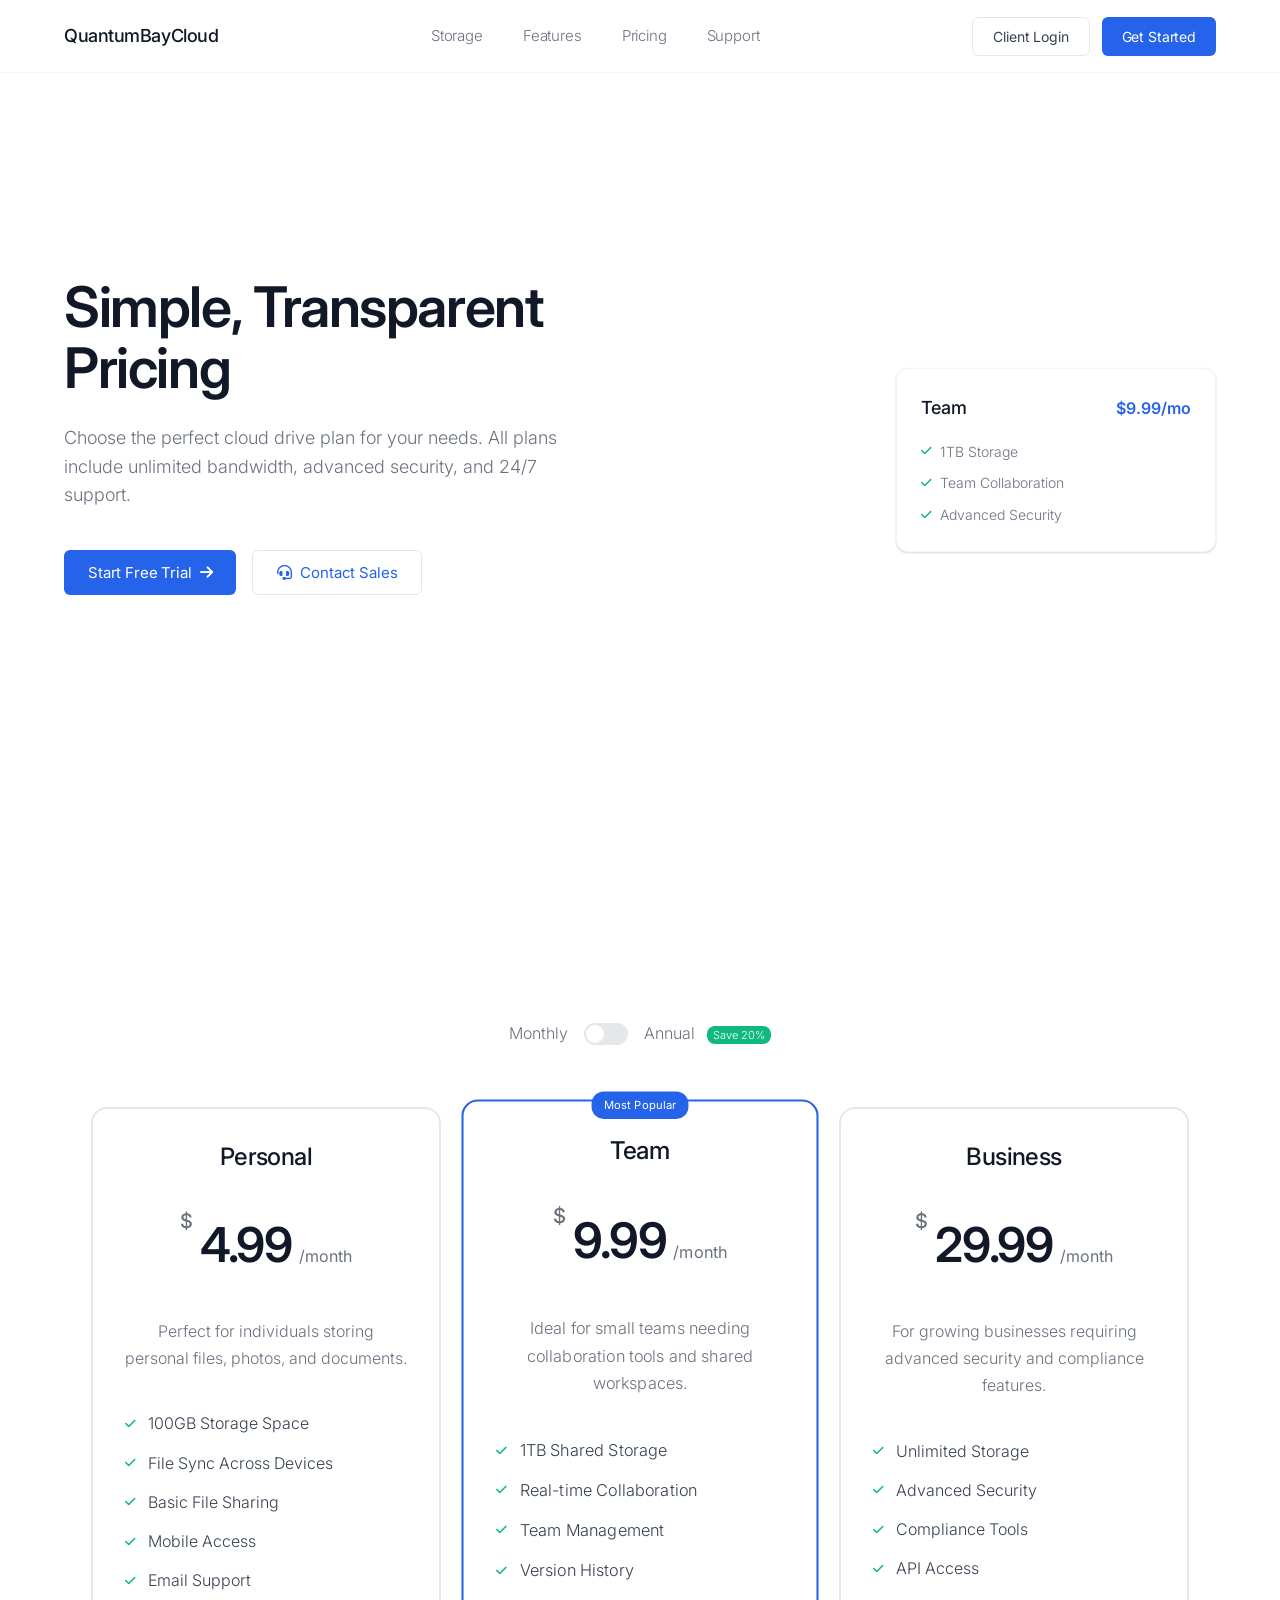
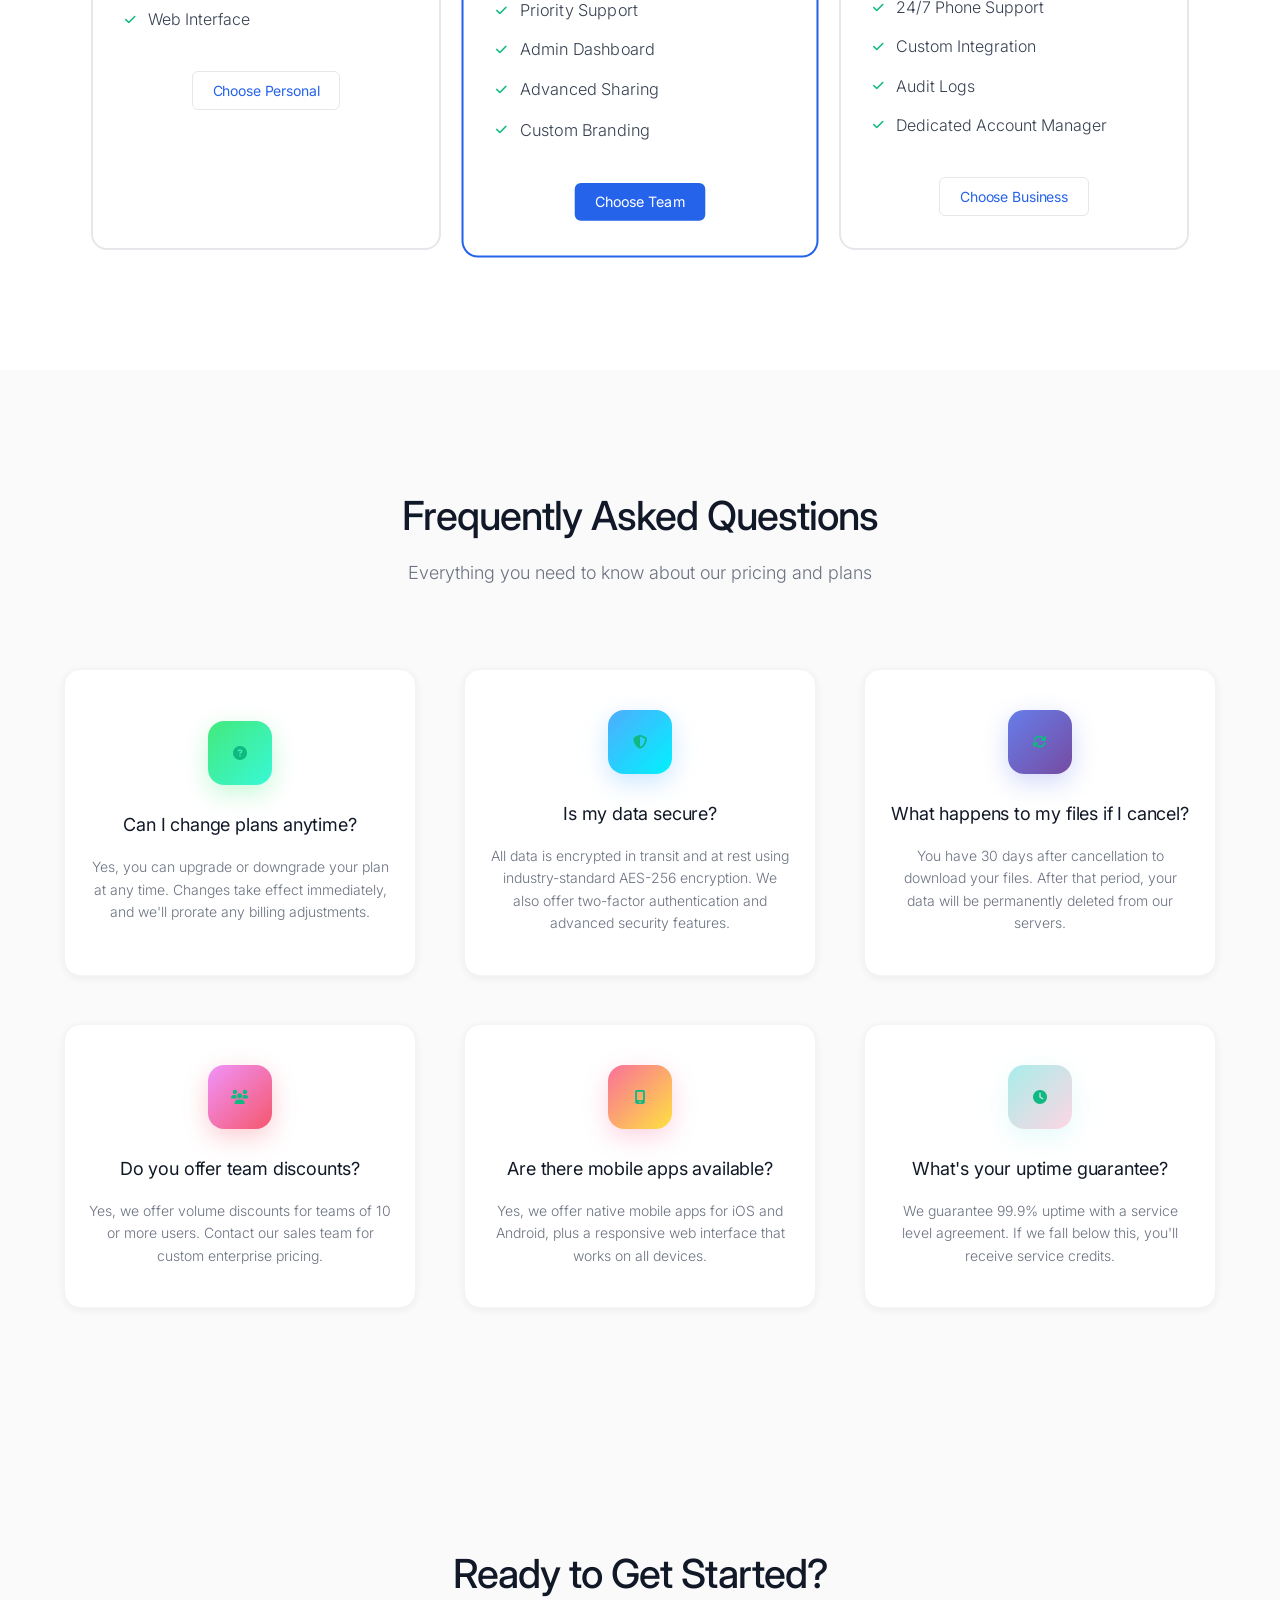
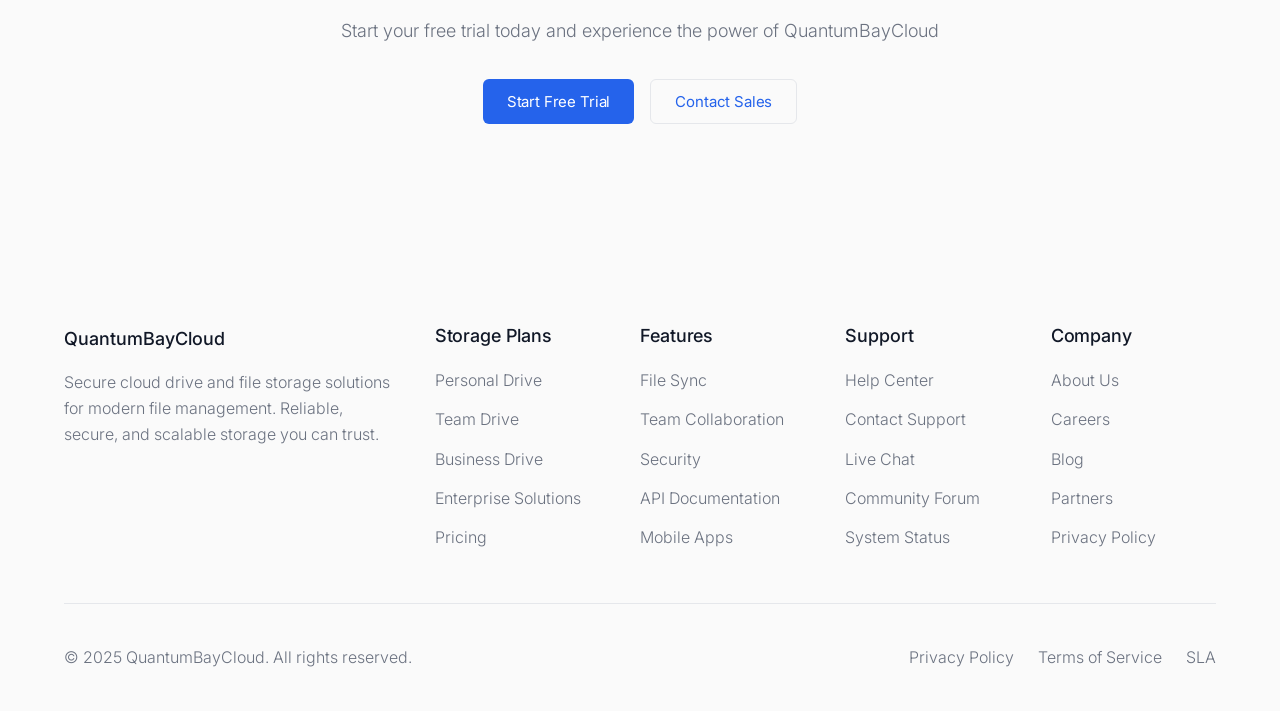
<file: public/pricing.html>
<!DOCTYPE html>
<html lang="en">
<head>
    <meta charset="UTF-8">
    <meta name="viewport" content="width=device-width, initial-scale=1.0">
    <title>Pricing - QuantumBayCloud</title>
    <meta name="description" content="Choose the perfect cloud drive plan for your needs. Compare features, storage limits, and pricing for Personal, Team, and Business plans.">
    <link rel="preconnect" href="https://fonts.googleapis.com">
    <link rel="preconnect" href="https://fonts.gstatic.com" crossorigin>
    <link href="https://fonts.googleapis.com/css2?family=Inter:wght@100;200;300;400;500;600;700&display=swap" rel="stylesheet">
    <link href="https://cdnjs.cloudflare.com/ajax/libs/font-awesome/6.4.0/css/all.min.css" rel="stylesheet">
    <link rel="stylesheet" href="style.css">
</head>
<body>
    <!-- Navigation -->
    <nav class="navbar">
        <div class="nav-container">
            <div class="nav-logo">
                <span>QuantumBayCloud</span>
            </div>
            <div class="nav-menu">
                <a href="index.html#storage" class="nav-link">Storage</a>
                <a href="features.html" class="nav-link">Features</a>
                <a href="pricing.html" class="nav-link active">Pricing</a>
                <a href="help.html" class="nav-link">Support</a>
            </div>
            <div class="nav-buttons">
                <button class="btn-secondary">Client Login</button>
                <button class="btn-primary">Get Started</button>
            </div>
            <div class="hamburger" onclick="document.querySelector('.nav-menu').classList.toggle('active')">
                <span></span>
                <span></span>
                <span></span>
            </div>
        </div>
    </nav>

    <!-- Pricing Hero -->
    <section class="hero">
        <div class="container">
            <div class="hero-content">
                <h1 class="hero-title">Simple, Transparent Pricing</h1>
                <p class="hero-subtitle">Choose the perfect cloud drive plan for your needs. All plans include unlimited bandwidth, advanced security, and 24/7 support.</p>
                <div class="hero-buttons">
                    <button class="btn-primary large">
                        <span>Start Free Trial</span>
                        <i class="fas fa-arrow-right"></i>
                    </button>
                    <button class="btn-outline large">
                        <i class="fas fa-headset"></i>
                        <span>Contact Sales</span>
                    </button>
                </div>
            </div>
            <div class="hero-visual">
                <div class="pricing-preview">
                    <div class="preview-card">
                        <div class="preview-header">
                            <span class="preview-plan">Team</span>
                            <span class="preview-price">$9.99/mo</span>
                        </div>
                        <div class="preview-features">
                            <div class="preview-feature"><i class="fas fa-check"></i> 1TB Storage</div>
                            <div class="preview-feature"><i class="fas fa-check"></i> Team Collaboration</div>
                            <div class="preview-feature"><i class="fas fa-check"></i> Advanced Security</div>
                        </div>
                    </div>
                </div>
            </div>
        </div>
    </section>

    <!-- Pricing Toggle -->
    <section class="pricing">
        <div class="container">
            <div class="pricing-toggle">
                <span class="toggle-label">Monthly</span>
                <label class="toggle-switch">
                    <input type="checkbox" id="annualToggle">
                    <span class="slider"></span>
                </label>
                <span class="toggle-label">Annual <span class="discount">Save 20%</span></span>
            </div>

            <div class="pricing-grid">
                <div class="pricing-card">
                    <div class="plan-header">
                        <h3>Personal</h3>
                        <div class="price">
                            <span class="currency">$</span>
                            <span class="amount" data-monthly="4.99" data-annual="3.99">4.99</span>
                            <span class="period">/month</span>
                        </div>
                        <p class="plan-desc">Perfect for individuals storing personal files, photos, and documents.</p>
                    </div>
                    <div class="plan-features">
                        <div class="feature"><i class="fas fa-check"></i> 100GB Storage Space</div>
                        <div class="feature"><i class="fas fa-check"></i> File Sync Across Devices</div>
                        <div class="feature"><i class="fas fa-check"></i> Basic File Sharing</div>
                        <div class="feature"><i class="fas fa-check"></i> Mobile Access</div>
                        <div class="feature"><i class="fas fa-check"></i> Email Support</div>
                        <div class="feature"><i class="fas fa-check"></i> Web Interface</div>
                    </div>
                    <button class="btn-outline">Choose Personal</button>
                </div>

                <div class="pricing-card popular">
                    <div class="popular-badge">Most Popular</div>
                    <div class="plan-header">
                        <h3>Team</h3>
                        <div class="price">
                            <span class="currency">$</span>
                            <span class="amount" data-monthly="9.99" data-annual="7.99">9.99</span>
                            <span class="period">/month</span>
                        </div>
                        <p class="plan-desc">Ideal for small teams needing collaboration tools and shared workspaces.</p>
                    </div>
                    <div class="plan-features">
                        <div class="feature"><i class="fas fa-check"></i> 1TB Shared Storage</div>
                        <div class="feature"><i class="fas fa-check"></i> Real-time Collaboration</div>
                        <div class="feature"><i class="fas fa-check"></i> Team Management</div>
                        <div class="feature"><i class="fas fa-check"></i> Version History</div>
                        <div class="feature"><i class="fas fa-check"></i> Priority Support</div>
                        <div class="feature"><i class="fas fa-check"></i> Admin Dashboard</div>
                        <div class="feature"><i class="fas fa-check"></i> Advanced Sharing</div>
                        <div class="feature"><i class="fas fa-check"></i> Custom Branding</div>
                    </div>
                    <button class="btn-primary">Choose Team</button>
                </div>

                <div class="pricing-card">
                    <div class="plan-header">
                        <h3>Business</h3>
                        <div class="price">
                            <span class="currency">$</span>
                            <span class="amount" data-monthly="29.99" data-annual="23.99">29.99</span>
                            <span class="period">/month</span>
                        </div>
                        <p class="plan-desc">For growing businesses requiring advanced security and compliance features.</p>
                    </div>
                    <div class="plan-features">
                        <div class="feature"><i class="fas fa-check"></i> Unlimited Storage</div>
                        <div class="feature"><i class="fas fa-check"></i> Advanced Security</div>
                        <div class="feature"><i class="fas fa-check"></i> Compliance Tools</div>
                        <div class="feature"><i class="fas fa-check"></i> API Access</div>
                        <div class="feature"><i class="fas fa-check"></i> 24/7 Phone Support</div>
                        <div class="feature"><i class="fas fa-check"></i> Custom Integration</div>
                        <div class="feature"><i class="fas fa-check"></i> Audit Logs</div>
                        <div class="feature"><i class="fas fa-check"></i> Dedicated Account Manager</div>
                    </div>
                    <button class="btn-outline">Choose Business</button>
                </div>
            </div>
        </div>
    </section>

    <!-- FAQ Section -->
    <section class="features">
        <div class="container">
            <div class="section-header">
                <h2>Frequently Asked Questions</h2>
                <p>Everything you need to know about our pricing and plans</p>
            </div>

            <div class="features-grid">
                <div class="feature-item">
                    <div class="feature-icon icon-search">
                        <i class="fas fa-question-circle"></i>
                    </div>
                    <h4>Can I change plans anytime?</h4>
                    <p>Yes, you can upgrade or downgrade your plan at any time. Changes take effect immediately, and we'll prorate any billing adjustments.</p>
                </div>
                <div class="feature-item">
                    <div class="feature-icon icon-shield">
                        <i class="fas fa-shield-alt"></i>
                    </div>
                    <h4>Is my data secure?</h4>
                    <p>All data is encrypted in transit and at rest using industry-standard AES-256 encryption. We also offer two-factor authentication and advanced security features.</p>
                </div>
                <div class="feature-item">
                    <div class="feature-icon icon-sync">
                        <i class="fas fa-sync"></i>
                    </div>
                    <h4>What happens to my files if I cancel?</h4>
                    <p>You have 30 days after cancellation to download your files. After that period, your data will be permanently deleted from our servers.</p>
                </div>
                <div class="feature-item">
                    <div class="feature-icon icon-users">
                        <i class="fas fa-users"></i>
                    </div>
                    <h4>Do you offer team discounts?</h4>
                    <p>Yes, we offer volume discounts for teams of 10 or more users. Contact our sales team for custom enterprise pricing.</p>
                </div>
                <div class="feature-item">
                    <div class="feature-icon icon-mobile">
                        <i class="fas fa-mobile-alt"></i>
                    </div>
                    <h4>Are there mobile apps available?</h4>
                    <p>Yes, we offer native mobile apps for iOS and Android, plus a responsive web interface that works on all devices.</p>
                </div>
                <div class="feature-item">
                    <div class="feature-icon icon-clock">
                        <i class="fas fa-clock"></i>
                    </div>
                    <h4>What's your uptime guarantee?</h4>
                    <p>We guarantee 99.9% uptime with a service level agreement. If we fall below this, you'll receive service credits.</p>
                </div>
            </div>
        </div>
    </section>

    <!-- CTA Section -->
    <section class="cta">
        <div class="container">
            <div class="cta-content">
                <h2>Ready to Get Started?</h2>
                <p>Start your free trial today and experience the power of QuantumBayCloud</p>
                <div class="cta-buttons">
                    <button class="btn-primary large">Start Free Trial</button>
                    <button class="btn-outline large">Contact Sales</button>
                </div>
            </div>
        </div>
    </section>

    <!-- Footer -->
    <footer class="footer">
        <div class="container">
            <div class="footer-content">
                <div class="footer-brand">
                    <div class="footer-logo">
                        <span>QuantumBayCloud</span>
                    </div>
                    <p>Secure cloud drive and file storage solutions for modern file management. Reliable, secure, and scalable storage you can trust.</p>
                </div>
                <div class="footer-section">
                    <h4>Storage Plans</h4>
                    <a href="#personal">Personal Drive</a>
                    <a href="#team">Team Drive</a>
                    <a href="#business">Business Drive</a>
                    <a href="#enterprise">Enterprise Solutions</a>
                    <a href="#pricing">Pricing</a>
                </div>
                <div class="footer-section">
                    <h4>Features</h4>
                    <a href="features.html#sync">File Sync</a>
                    <a href="features.html#collaboration">Team Collaboration</a>
                    <a href="features.html#security">Security</a>
                    <a href="features.html#api">API Documentation</a>
                    <a href="features.html#mobile">Mobile Apps</a>
                </div>
                <div class="footer-section">
                    <h4>Support</h4>
                    <a href="help.html">Help Center</a>
                    <a href="contact.html">Contact Support</a>
                    <a href="#chat">Live Chat</a>
                    <a href="#community">Community Forum</a>
                    <a href="#status">System Status</a>
                </div>
                <div class="footer-section">
                    <h4>Company</h4>
                    <a href="about.html">About Us</a>
                    <a href="#careers">Careers</a>
                    <a href="#blog">Blog</a>
                    <a href="#partners">Partners</a>
                    <a href="privacy.html">Privacy Policy</a>
                </div>
            </div>
            <div class="footer-bottom">
                <div class="footer-legal">
                    <p>&copy; 2025 QuantumBayCloud. All rights reserved.</p>
                    <div class="legal-links">
                        <a href="privacy.html">Privacy Policy</a>
                        <a href="#terms">Terms of Service</a>
                        <a href="#sla">SLA</a>
                    </div>
                </div>
            </div>
        </div>
    </footer>

    <script src="script.js"></script>
</body>
</html>
</file>
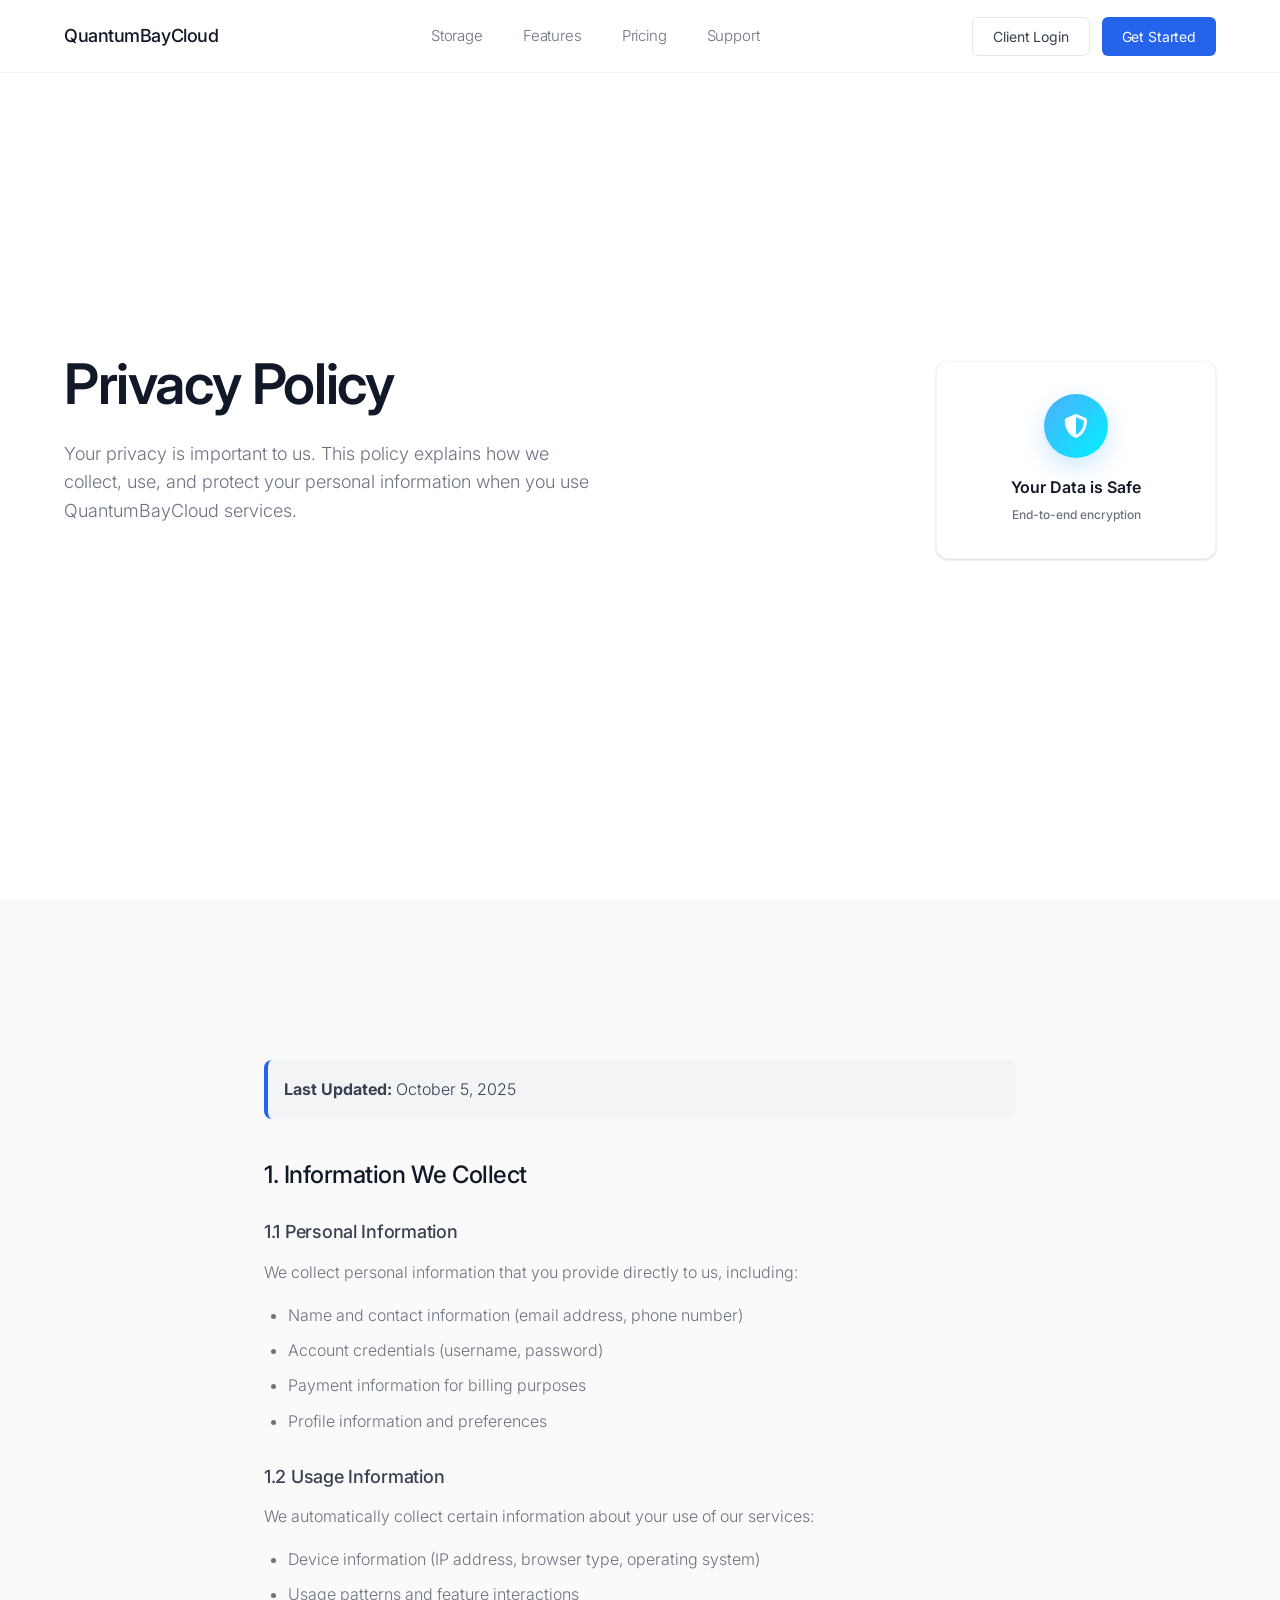
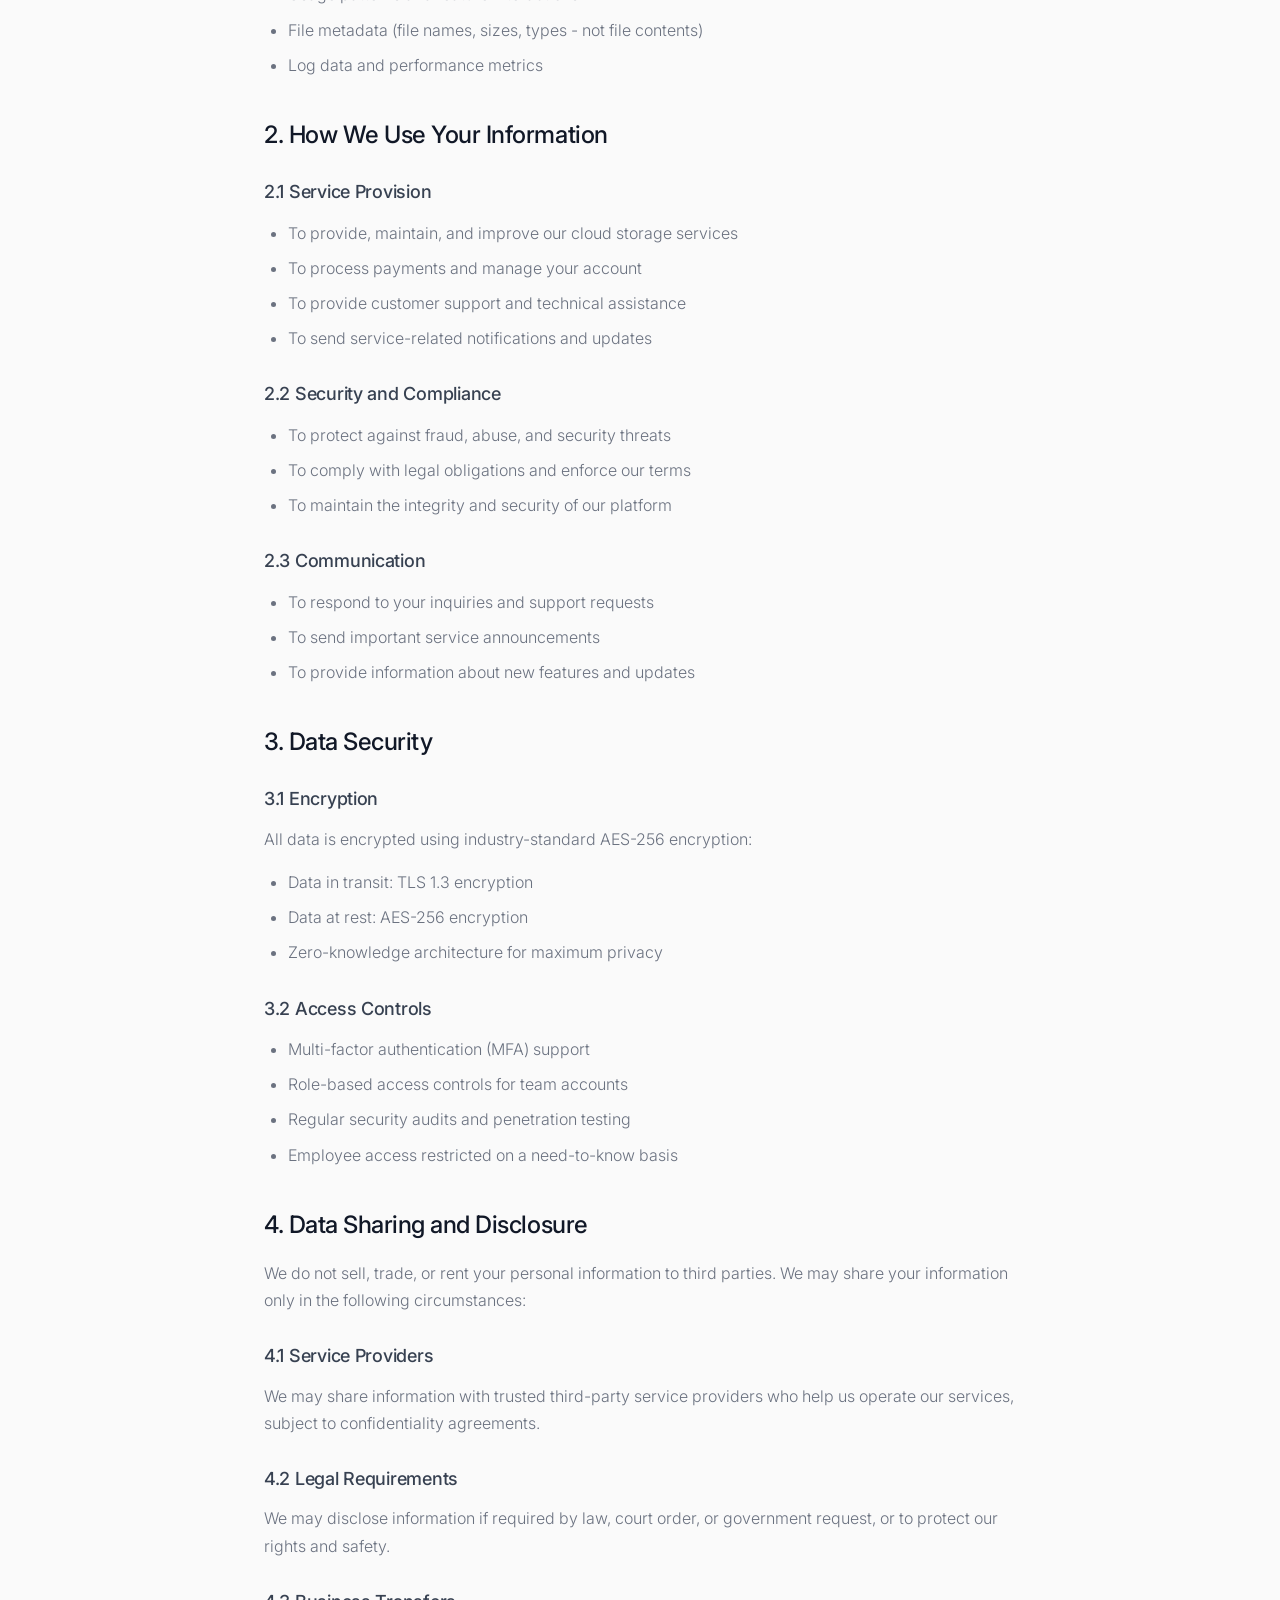
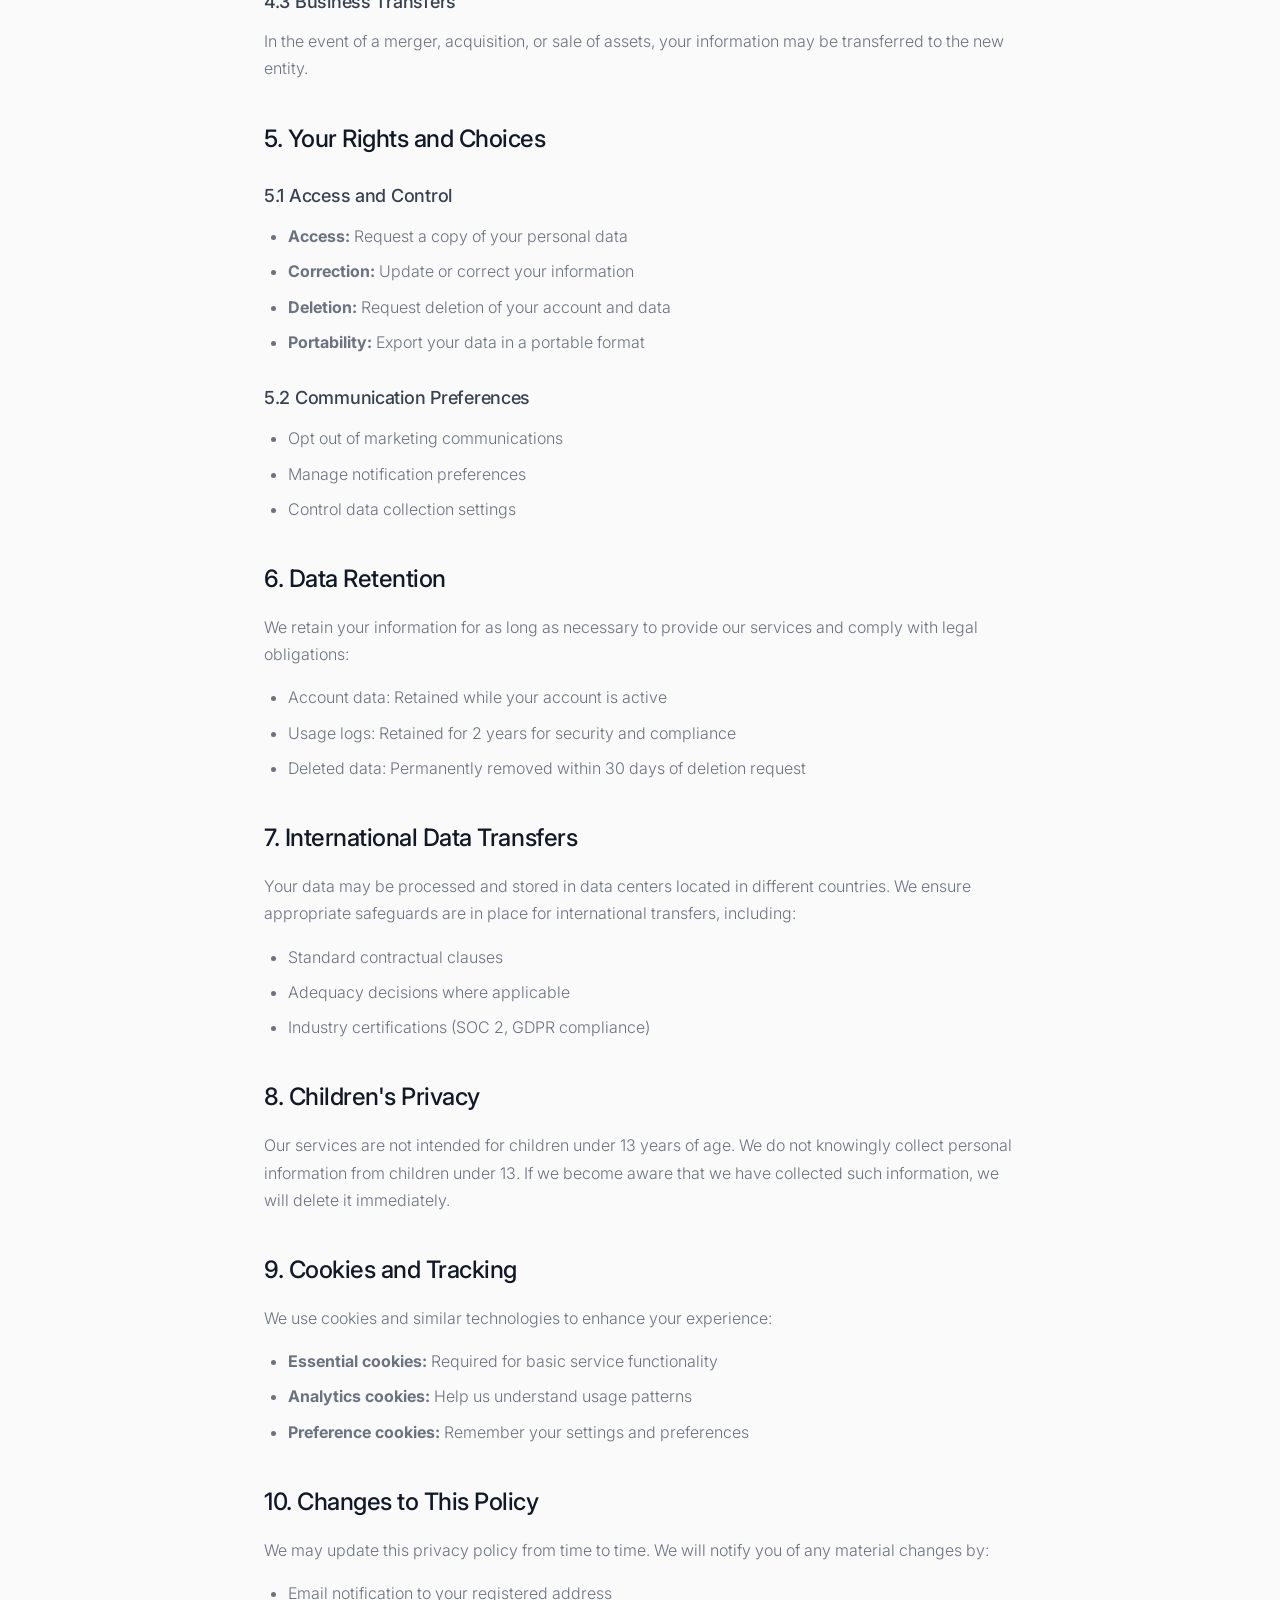
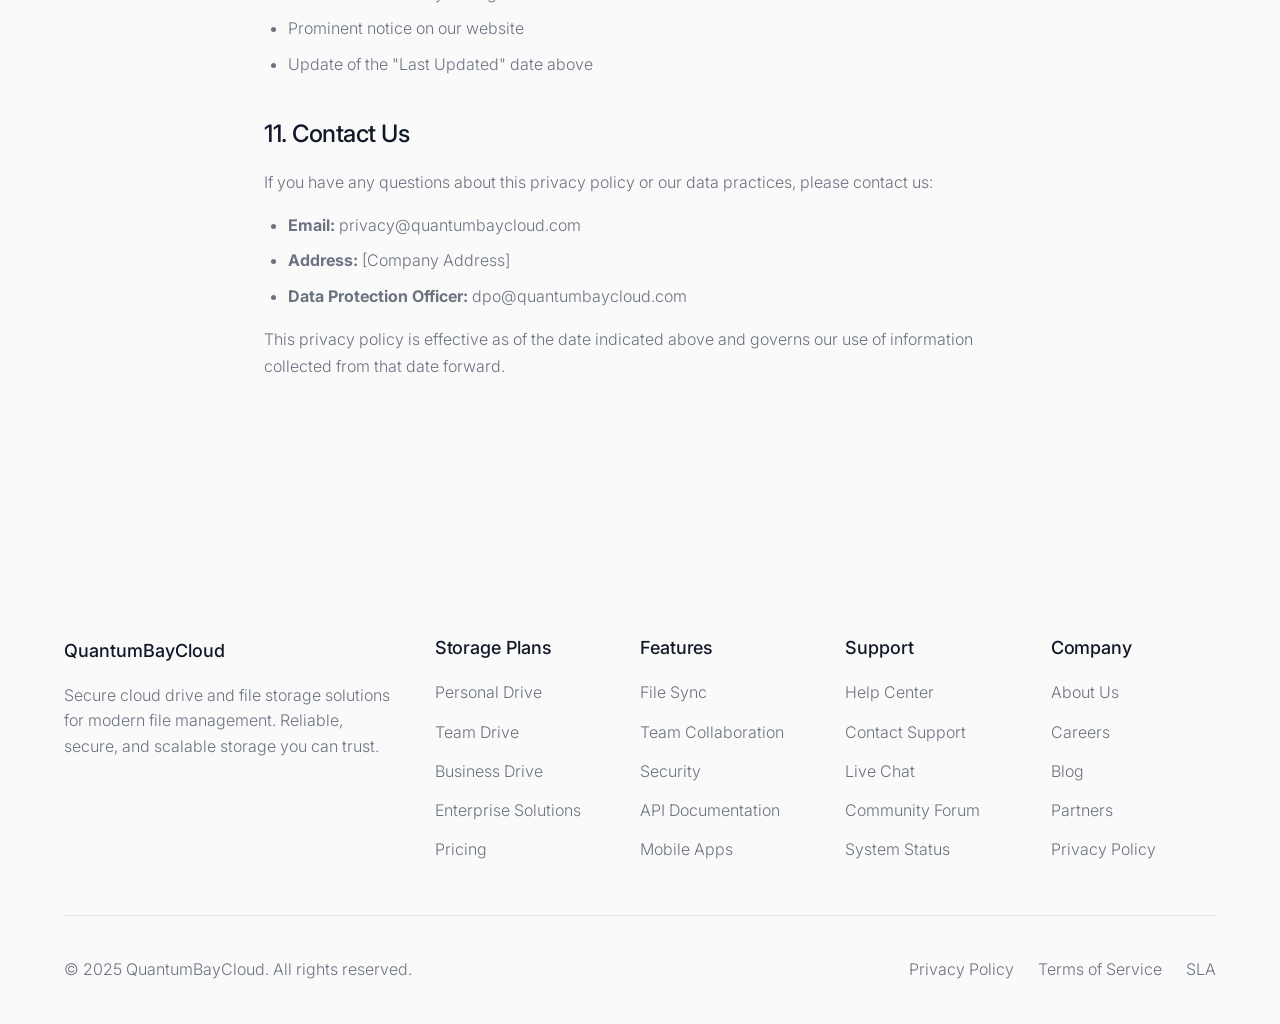
<file: public/privacy.html>
<!DOCTYPE html>
<html lang="en">
<head>
    <meta charset="UTF-8">
    <meta name="viewport" content="width=device-width, initial-scale=1.0">
    <title>Privacy Policy - QuantumBayCloud</title>
    <meta name="description" content="Read QuantumBayCloud's privacy policy to understand how we collect, use, and protect your personal information and data.">
    <link rel="preconnect" href="https://fonts.googleapis.com">
    <link rel="preconnect" href="https://fonts.gstatic.com" crossorigin>
    <link href="https://fonts.googleapis.com/css2?family=Inter:wght@100;200;300;400;500;600;700&display=swap" rel="stylesheet">
    <link href="https://cdnjs.cloudflare.com/ajax/libs/font-awesome/6.4.0/css/all.min.css" rel="stylesheet">
    <link rel="stylesheet" href="style.css">
    <style>
        .privacy-content {
            max-width: 800px;
            margin: 0 auto;
            padding: 40px 24px;
            line-height: 1.7;
        }

        .privacy-content h2 {
            font-size: 1.5rem;
            font-weight: 500;
            margin: 40px 0 20px 0;
            color: #111827;
        }

        .privacy-content h3 {
            font-size: 1.125rem;
            font-weight: 500;
            margin: 30px 0 15px 0;
            color: #374151;
        }

        .privacy-content p {
            margin-bottom: 16px;
            color: #6b7280;
        }

        .privacy-content ul {
            margin: 16px 0;
            padding-left: 24px;
        }

        .privacy-content li {
            margin-bottom: 8px;
            color: #6b7280;
        }

        .last-updated {
            background: #f3f4f6;
            padding: 16px;
            border-radius: 8px;
            margin-bottom: 32px;
            border-left: 4px solid #2563eb;
        }
    </style>
</head>
<body>
    <!-- Navigation -->
    <nav class="navbar">
        <div class="nav-container">
            <div class="nav-logo">
                <span>QuantumBayCloud</span>
            </div>
            <div class="nav-menu">
                <a href="index.html#storage" class="nav-link">Storage</a>
                <a href="features.html" class="nav-link">Features</a>
                <a href="pricing.html" class="nav-link">Pricing</a>
                <a href="help.html" class="nav-link">Support</a>
            </div>
            <div class="nav-buttons">
                <button class="btn-secondary">Client Login</button>
                <button class="btn-primary">Get Started</button>
            </div>
            <div class="hamburger" onclick="document.querySelector('.nav-menu').classList.toggle('active')">
                <span></span>
                <span></span>
                <span></span>
            </div>
        </div>
    </nav>

    <!-- Privacy Hero -->
    <section class="hero">
        <div class="container">
            <div class="hero-content">
                <h1 class="hero-title">Privacy Policy</h1>
                <p class="hero-subtitle">Your privacy is important to us. This policy explains how we collect, use, and protect your personal information when you use QuantumBayCloud services.</p>
            </div>
            <div class="hero-visual">
                <div class="privacy-shield">
                    <div class="shield-icon">
                        <i class="fas fa-shield-alt"></i>
                    </div>
                    <div class="shield-text">
                        <div class="shield-title">Your Data is Safe</div>
                        <div class="shield-subtitle">End-to-end encryption</div>
                    </div>
                </div>
            </div>
        </div>
    </section>

    <!-- Privacy Content -->
    <section class="features">
        <div class="container">
            <div class="privacy-content">
                <div class="last-updated">
                    <strong>Last Updated:</strong> October 5, 2025
                </div>

                <h2>1. Information We Collect</h2>

                <h3>1.1 Personal Information</h3>
                <p>We collect personal information that you provide directly to us, including:</p>
                <ul>
                    <li>Name and contact information (email address, phone number)</li>
                    <li>Account credentials (username, password)</li>
                    <li>Payment information for billing purposes</li>
                    <li>Profile information and preferences</li>
                </ul>

                <h3>1.2 Usage Information</h3>
                <p>We automatically collect certain information about your use of our services:</p>
                <ul>
                    <li>Device information (IP address, browser type, operating system)</li>
                    <li>Usage patterns and feature interactions</li>
                    <li>File metadata (file names, sizes, types - not file contents)</li>
                    <li>Log data and performance metrics</li>
                </ul>

                <h2>2. How We Use Your Information</h2>

                <h3>2.1 Service Provision</h3>
                <ul>
                    <li>To provide, maintain, and improve our cloud storage services</li>
                    <li>To process payments and manage your account</li>
                    <li>To provide customer support and technical assistance</li>
                    <li>To send service-related notifications and updates</li>
                </ul>

                <h3>2.2 Security and Compliance</h3>
                <ul>
                    <li>To protect against fraud, abuse, and security threats</li>
                    <li>To comply with legal obligations and enforce our terms</li>
                    <li>To maintain the integrity and security of our platform</li>
                </ul>

                <h3>2.3 Communication</h3>
                <ul>
                    <li>To respond to your inquiries and support requests</li>
                    <li>To send important service announcements</li>
                    <li>To provide information about new features and updates</li>
                </ul>

                <h2>3. Data Security</h2>

                <h3>3.1 Encryption</h3>
                <p>All data is encrypted using industry-standard AES-256 encryption:</p>
                <ul>
                    <li>Data in transit: TLS 1.3 encryption</li>
                    <li>Data at rest: AES-256 encryption</li>
                    <li>Zero-knowledge architecture for maximum privacy</li>
                </ul>

                <h3>3.2 Access Controls</h3>
                <ul>
                    <li>Multi-factor authentication (MFA) support</li>
                    <li>Role-based access controls for team accounts</li>
                    <li>Regular security audits and penetration testing</li>
                    <li>Employee access restricted on a need-to-know basis</li>
                </ul>

                <h2>4. Data Sharing and Disclosure</h2>

                <p>We do not sell, trade, or rent your personal information to third parties. We may share your information only in the following circumstances:</p>

                <h3>4.1 Service Providers</h3>
                <p>We may share information with trusted third-party service providers who help us operate our services, subject to confidentiality agreements.</p>

                <h3>4.2 Legal Requirements</h3>
                <p>We may disclose information if required by law, court order, or government request, or to protect our rights and safety.</p>

                <h3>4.3 Business Transfers</h3>
                <p>In the event of a merger, acquisition, or sale of assets, your information may be transferred to the new entity.</p>

                <h2>5. Your Rights and Choices</h2>

                <h3>5.1 Access and Control</h3>
                <ul>
                    <li><strong>Access:</strong> Request a copy of your personal data</li>
                    <li><strong>Correction:</strong> Update or correct your information</li>
                    <li><strong>Deletion:</strong> Request deletion of your account and data</li>
                    <li><strong>Portability:</strong> Export your data in a portable format</li>
                </ul>

                <h3>5.2 Communication Preferences</h3>
                <ul>
                    <li>Opt out of marketing communications</li>
                    <li>Manage notification preferences</li>
                    <li>Control data collection settings</li>
                </ul>

                <h2>6. Data Retention</h2>

                <p>We retain your information for as long as necessary to provide our services and comply with legal obligations:</p>
                <ul>
                    <li>Account data: Retained while your account is active</li>
                    <li>Usage logs: Retained for 2 years for security and compliance</li>
                    <li>Deleted data: Permanently removed within 30 days of deletion request</li>
                </ul>

                <h2>7. International Data Transfers</h2>

                <p>Your data may be processed and stored in data centers located in different countries. We ensure appropriate safeguards are in place for international transfers, including:</p>
                <ul>
                    <li>Standard contractual clauses</li>
                    <li>Adequacy decisions where applicable</li>
                    <li>Industry certifications (SOC 2, GDPR compliance)</li>
                </ul>

                <h2>8. Children's Privacy</h2>

                <p>Our services are not intended for children under 13 years of age. We do not knowingly collect personal information from children under 13. If we become aware that we have collected such information, we will delete it immediately.</p>

                <h2>9. Cookies and Tracking</h2>

                <p>We use cookies and similar technologies to enhance your experience:</p>
                <ul>
                    <li><strong>Essential cookies:</strong> Required for basic service functionality</li>
                    <li><strong>Analytics cookies:</strong> Help us understand usage patterns</li>
                    <li><strong>Preference cookies:</strong> Remember your settings and preferences</li>
                </ul>

                <h2>10. Changes to This Policy</h2>

                <p>We may update this privacy policy from time to time. We will notify you of any material changes by:</p>
                <ul>
                    <li>Email notification to your registered address</li>
                    <li>Prominent notice on our website</li>
                    <li>Update of the "Last Updated" date above</li>
                </ul>

                <h2>11. Contact Us</h2>

                <p>If you have any questions about this privacy policy or our data practices, please contact us:</p>
                <ul>
                    <li><strong>Email:</strong> privacy@quantumbaycloud.com</li>
                    <li><strong>Address:</strong> [Company Address]</li>
                    <li><strong>Data Protection Officer:</strong> dpo@quantumbaycloud.com</li>
                </ul>

                <p>This privacy policy is effective as of the date indicated above and governs our use of information collected from that date forward.</p>
            </div>
        </div>
    </section>

    <!-- Footer -->
    <footer class="footer">
        <div class="container">
            <div class="footer-content">
                <div class="footer-brand">
                    <div class="footer-logo">
                        <span>QuantumBayCloud</span>
                    </div>
                    <p>Secure cloud drive and file storage solutions for modern file management. Reliable, secure, and scalable storage you can trust.</p>
                </div>
                <div class="footer-section">
                    <h4>Storage Plans</h4>
                    <a href="pricing.html#personal">Personal Drive</a>
                    <a href="pricing.html#team">Team Drive</a>
                    <a href="pricing.html#business">Business Drive</a>
                    <a href="pricing.html#enterprise">Enterprise Solutions</a>
                    <a href="pricing.html">Pricing</a>
                </div>
                <div class="footer-section">
                    <h4>Features</h4>
                    <a href="features.html#sync">File Sync</a>
                    <a href="features.html#collaboration">Team Collaboration</a>
                    <a href="features.html#security">Security</a>
                    <a href="features.html#api">API Documentation</a>
                    <a href="features.html#mobile">Mobile Apps</a>
                </div>
                <div class="footer-section">
                    <h4>Support</h4>
                    <a href="help.html">Help Center</a>
                    <a href="contact.html">Contact Support</a>
                    <a href="#chat">Live Chat</a>
                    <a href="#community">Community Forum</a>
                    <a href="#status">System Status</a>
                </div>
                <div class="footer-section">
                    <h4>Company</h4>
                    <a href="about.html">About Us</a>
                    <a href="#careers">Careers</a>
                    <a href="#blog">Blog</a>
                    <a href="#partners">Partners</a>
                    <a href="#privacy">Privacy Policy</a>
                </div>
            </div>
            <div class="footer-bottom">
                <div class="footer-legal">
                    <p>&copy; 2025 QuantumBayCloud. All rights reserved.</p>
                    <div class="legal-links">
                        <a href="#privacy">Privacy Policy</a>
                        <a href="#terms">Terms of Service</a>
                        <a href="#sla">SLA</a>
                    </div>
                </div>
            </div>
        </div>
    </footer>

    <script src="script.js"></script>
</body>
</html>
</file>
<file: public/style.css>
/* Reset and Base Styles */
* {
    margin: 0;
    padding: 0;
    box-sizing: border-box;
}

body {
    font-family: 'Inter', -apple-system, BlinkMacSystemFont, 'Segoe UI', sans-serif;
    font-weight: 300;
    line-height: 1.7;
    color: #374151;
    overflow-x: hidden;
    background: #ffffff;
}

h1, h2, h3, h4, h5, h6 {
    font-family: 'Inter', sans-serif;
    line-height: 1.3;
    color: #111827;
}

h1 {
    font-weight: 600;
    font-size: 3rem;
    letter-spacing: -0.025em;
}
h2 {
    font-weight: 500;
    font-size: 2.25rem;
    letter-spacing: -0.02em;
}
h3 {
    font-weight: 500;
    font-size: 1.875rem;
    letter-spacing: -0.015em;
}
h4 {
    font-weight: 500;
    font-size: 1.5rem;
    letter-spacing: -0.01em;
}
h5 {
    font-weight: 400;
    font-size: 1.25rem;
}
h6 {
    font-weight: 400;
    font-size: 1.125rem;
}

.container {
    max-width: 1200px;
    margin: 0 auto;
    padding: 0 24px;
}

/* Navigation */
.navbar {
    position: fixed;
    top: 0;
    width: 100%;
    background: rgba(255, 255, 255, 0.95);
    backdrop-filter: blur(20px);
    border-bottom: 1px solid #f3f4f6;
    z-index: 1000;
    transition: all 0.3s ease;
}


.hamburger.active span:nth-child(1) {
    transform: rotate(45deg) translate(5px, 5px);
    background: #2563eb;
}

.hamburger.active span:nth-child(2) {
    opacity: 0;
    transform: translateX(20px);
}

.hamburger.active span:nth-child(3) {
    transform: rotate(-45deg) translate(7px, -6px);
    background: #2563eb;
}

.nav-container {
    max-width: 1200px;
    margin: 0 auto;
    padding: 0 24px;
    display: flex;
    align-items: center;
    justify-content: space-between;
    height: 72px;
}

.nav-logo {
    display: flex;
    align-items: center;
    font-family: 'Inter', sans-serif;
    font-size: 18px;
    font-weight: 500;
    color: #111827;
    letter-spacing: -0.025em;
}


.nav-menu {
    display: flex;
    gap: 40px;
}

.nav-menu.active {
    display: block !important;
    position: absolute;
    top: 100%;
    left: 0;
    right: 0;
    background: white;
    border: 1px solid #ddd;
    padding: 10px 0;
    z-index: 1000;
    box-shadow: 0 2px 8px rgba(0,0,0,0.1);
}

.nav-link {
    text-decoration: none;
    color: #6b7280;
    font-weight: 300;
    font-size: 15px;
    transition: color 0.3s ease;
    position: relative;
    letter-spacing: -0.01em;
}

.nav-link:hover {
    color: #2563eb;
}

.nav-buttons {
    display: flex;
    gap: 12px;
}

/* Buttons */
.btn-primary, .btn-secondary, .btn-outline {
    padding: 10px 20px;
    border: none;
    border-radius: 6px;
    font-weight: 400;
    cursor: pointer;
    transition: all 0.3s ease;
    text-decoration: none;
    display: inline-flex;
    align-items: center;
    gap: 8px;
    font-size: 14px;
    font-family: 'Inter', sans-serif;
    letter-spacing: -0.01em;
}

.btn-primary {
    background: #2563eb;
    color: white;
}

.btn-primary:hover {
    background: #1d4ed8;
}

.btn-secondary {
    background: white;
    color: #374151;
    border: 1px solid #e5e7eb;
}

.btn-secondary:hover {
    background: #f9fafb;
    border-color: #d1d5db;
}

.btn-outline {
    background: transparent;
    color: #2563eb;
    border: 1px solid #e5e7eb;
}

.btn-outline:hover {
    background: #f8fafc;
    border-color: #2563eb;
}

.large {
    padding: 12px 24px;
    font-size: 15px;
}

/* Hero Section */
.hero {
    padding: 140px 0 120px;
    background: white;
    min-height: 100vh;
    display: flex;
    align-items: center;
}

.hero .container {
    display: grid;
    grid-template-columns: 1fr 1fr;
    gap: 80px;
    align-items: center;
}

.hero-badge {
    display: inline-flex;
    align-items: center;
    gap: 8px;
    background: #f0fdf4;
    color: #15803d;
    padding: 6px 14px;
    border-radius: 20px;
    font-size: 13px;
    font-weight: 400;
    margin-bottom: 32px;
    border: 1px solid #bbf7d0;
}

.hero-title {
    font-size: 3.5rem;
    font-weight: 600;
    line-height: 1.1;
    margin-bottom: 24px;
    color: #111827;
    letter-spacing: -0.025em;
}

.hero-subtitle {
    font-size: 18px;
    color: #6b7280;
    margin-bottom: 40px;
    line-height: 1.6;
    font-weight: 300;
}

.hero-buttons {
    display: flex;
    gap: 16px;
    margin-bottom: 48px;
}

.hero-features {
    display: flex;
    gap: 32px;
    flex-wrap: wrap;
}

.feature-item {
    display: flex;
    align-items: center;
    gap: 8px;
    color: #6b7280;
    font-size: 14px;
    font-weight: 300;
}

.feature-item i {
    color: #10b981;
    font-size: 14px;
}

/* Control Panel Design */
.control-panel {
    background: white;
    border-radius: 12px;
    box-shadow: 0 1px 3px rgba(0, 0, 0, 0.1), 0 1px 2px rgba(0, 0, 0, 0.06);
    overflow: hidden;
    border: 1px solid #f3f4f6;
    width: 100%;
    max-width: 580px;
    margin-left: auto;
}

.panel-header {
    background: #fafafa;
    padding: 16px 20px;
    border-bottom: 1px solid #f3f4f6;
    display: flex;
    justify-content: space-between;
    align-items: center;
}

.panel-logo {
    display: flex;
    align-items: center;
    gap: 8px;
    font-weight: 500;
    color: #111827;
    font-size: 14px;
}

.panel-logo i {
    color: #2563eb;
}

.panel-user {
    display: flex;
    align-items: center;
    gap: 8px;
    font-size: 13px;
    color: #6b7280;
    font-weight: 300;
}

.user-avatar {
    width: 28px;
    height: 28px;
    background: #f3f4f6;
    border-radius: 50%;
    display: flex;
    align-items: center;
    justify-content: center;
    color: #6b7280;
}

.panel-nav {
    background: #fafafa;
    padding: 12px 0;
    border-bottom: 1px solid #f3f4f6;
}

.nav-item {
    display: flex;
    align-items: center;
    gap: 12px;
    padding: 8px 20px;
    color: #6b7280;
    cursor: pointer;
    transition: all 0.2s ease;
    position: relative;
    font-size: 14px;
    font-weight: 300;
}

.nav-item:hover {
    background: #f3f4f6;
    color: #111827;
}

.nav-item.active {
    background: #2563eb;
    color: white;
}

.nav-item .badge {
    margin-left: auto;
    background: #e5e7eb;
    color: #6b7280;
    padding: 1px 6px;
    border-radius: 8px;
    font-size: 11px;
    font-weight: 400;
}

.nav-item.active .badge {
    background: rgba(255, 255, 255, 0.2);
    color: white;
}

.panel-content {
    padding: 20px;
    background: white;
}

.stats-row {
    display: grid;
    grid-template-columns: repeat(3, 1fr);
    gap: 12px;
    margin-bottom: 28px;
}

.stat-card {
    background: #fafafa;
    border: 1px solid #f3f4f6;
    border-radius: 8px;
    padding: 14px;
    display: flex;
    align-items: center;
    gap: 12px;
    position: relative;
}

.stat-icon {
    width: 36px;
    height: 36px;
    border-radius: 8px;
    display: flex;
    align-items: center;
    justify-content: center;
    color: white;
    font-size: 16px;
}

.stat-icon.green {
    background: #10b981;
}

.stat-icon.blue {
    background: #2563eb;
}

.stat-icon.orange {
    background: #f59e0b;
}

.stat-info {
    flex: 1;
}

.stat-number {
    font-size: 16px;
    font-weight: 500;
    color: #111827;
    line-height: 1;
}

.stat-label {
    font-size: 11px;
    color: #6b7280;
    margin-top: 2px;
    font-weight: 300;
}

.stat-status {
    width: 6px;
    height: 6px;
    border-radius: 50%;
    position: absolute;
    top: 10px;
    right: 10px;
}

.stat-status.online {
    background: #10b981;
}

.stat-progress {
    width: 100%;
    height: 3px;
    background: #f3f4f6;
    border-radius: 2px;
    overflow: hidden;
    margin-top: 6px;
}

.progress-bar {
    height: 100%;
    background: #2563eb;
    transition: width 0.3s ease;
}

.stat-trend {
    display: flex;
    align-items: center;
    gap: 3px;
    font-size: 11px;
    font-weight: 400;
}

.stat-trend.up {
    color: #10b981;
}

.section-title {
    font-size: 14px;
    font-weight: 500;
    color: #111827;
    margin-bottom: 12px;
}

.quick-actions {
    margin-bottom: 28px;
}

.action-grid {
    display: grid;
    grid-template-columns: repeat(2, 1fr);
    gap: 8px;
}

.action-btn {
    padding: 10px 14px;
    background: white;
    border: 1px solid #f3f4f6;
    border-radius: 6px;
    cursor: pointer;
    transition: all 0.3s ease;
    display: flex;
    align-items: center;
    gap: 8px;
    color: #6b7280;
    font-weight: 300;
    font-size: 13px;
}

.action-btn:hover {
    background: #fafafa;
    border-color: #2563eb;
    color: #2563eb;
}

.activity-list {
    display: flex;
    flex-direction: column;
    gap: 8px;
}

.activity-item {
    display: flex;
    align-items: center;
    gap: 12px;
    padding: 10px;
    background: #fafafa;
    border-radius: 6px;
}

.activity-icon {
    width: 20px;
    height: 20px;
    border-radius: 50%;
    display: flex;
    align-items: center;
    justify-content: center;
    color: white;
    font-size: 10px;
}

.activity-icon.success {
    background: #10b981;
}

.activity-icon.info {
    background: #2563eb;
}

.activity-icon.warning {
    background: #f59e0b;
}

.activity-content {
    flex: 1;
}

.activity-text {
    font-size: 13px;
    color: #111827;
    font-weight: 400;
}

.activity-time {
    font-size: 11px;
    color: #6b7280;
    font-weight: 300;
}

/* Services Section */
.services {
    padding: 120px 0;
    background: white;
}

.section-header {
    text-align: center;
    margin-bottom: 80px;
}

.section-header h2 {
    font-size: 2.5rem;
    font-weight: 500;
    margin-bottom: 16px;
    color: #111827;
    letter-spacing: -0.025em;
}

.section-header p {
    font-size: 18px;
    color: #6b7280;
    max-width: 600px;
    margin: 0 auto;
    font-weight: 300;
}

.services-grid {
    display: grid;
    grid-template-columns: repeat(auto-fit, minmax(350px, 1fr));
    gap: 32px;
}

.service-card {
    background: white;
    border: 1px solid #f3f4f6;
    border-radius: 12px;
    padding: 32px;
    text-align: center;
    transition: all 0.3s ease;
    position: relative;
}

.service-card:hover {
    box-shadow: 0 10px 25px rgba(0, 0, 0, 0.1);
    border-color: #e5e7eb;
}

.service-card.featured {
    border-color: #2563eb;
    transform: scale(1.02);
}

.featured-badge {
    position: absolute;
    top: -10px;
    left: 50%;
    transform: translateX(-50%);
    background: #2563eb;
    color: white;
    padding: 4px 12px;
    border-radius: 12px;
    font-size: 11px;
    font-weight: 400;
}

.service-icon {
    width: 64px;
    height: 64px;
    background: #2563eb;
    border-radius: 16px;
    display: flex;
    align-items: center;
    justify-content: center;
    margin: 0 auto 24px;
    color: white;
    font-size: 24px;
}

.service-card h3 {
    font-size: 20px;
    font-weight: 400;
    margin-bottom: 16px;
    color: #111827;
}

.service-card p {
    color: #6b7280;
    margin-bottom: 24px;
    line-height: 1.6;
    font-weight: 300;
}

.service-features {
    list-style: none;
    margin-bottom: 32px;
    text-align: left;
}

.service-features li {
    display: flex;
    align-items: center;
    gap: 12px;
    padding: 6px 0;
    color: #6b7280;
    font-weight: 300;
}

.service-features i {
    color: #10b981;
    font-size: 12px;
}

.service-price {
    margin-bottom: 24px;
}

.price {
    font-size: 28px;
    font-weight: 500;
    color: #111827;
}

.period {
    color: #6b7280;
    font-size: 14px;
    font-weight: 300;
}

/* Features Section */
.features {
    padding: 120px 0;
    background: #fafafa;
}

.features-grid {
    display: grid;
    grid-template-columns: repeat(auto-fit, minmax(320px, 1fr));
    gap: 48px;
    max-width: 1200px;
    margin: 0 auto;
}

.feature-item {
    text-align: center;
    padding: 40px 24px;
    background: white;
    border-radius: 16px;
    box-shadow: 0 2px 8px rgba(0, 0, 0, 0.06);
    border: 1px solid #f3f4f6;
    transition: all 0.3s ease;
    display: flex;
    flex-direction: column;
    justify-content: center;
    min-height: 280px;
}

.feature-item:hover {
    transform: translateY(-4px);
    box-shadow: 0 8px 24px rgba(0, 0, 0, 0.12);
}

.feature-icon {
    width: 64px;
    height: 64px;
    background: linear-gradient(135deg, #667eea 0%, #764ba2 100%);
    border-radius: 16px;
    display: flex;
    align-items: center;
    justify-content: center;
    margin: 0 auto 20px;
    color: white;
    font-size: 24px;
    box-shadow: 0 8px 24px rgba(102, 126, 234, 0.3);
    transition: all 0.3s ease;
}

.feature-icon:hover {
    transform: translateY(-2px);
}

.icon-sync {
    background: linear-gradient(135deg, #667eea 0%, #764ba2 100%);
    box-shadow: 0 8px 24px rgba(102, 126, 234, 0.3);
}

.icon-sync:hover {
    box-shadow: 0 12px 32px rgba(102, 126, 234, 0.4);
}

.icon-users {
    background: linear-gradient(135deg, #f093fb 0%, #f5576c 100%);
    box-shadow: 0 8px 24px rgba(245, 87, 108, 0.3);
}

.icon-users:hover {
    box-shadow: 0 12px 32px rgba(245, 87, 108, 0.4);
}

.icon-shield {
    background: linear-gradient(135deg, #4facfe 0%, #00f2fe 100%);
    box-shadow: 0 8px 24px rgba(79, 172, 254, 0.3);
}

.icon-shield:hover {
    box-shadow: 0 12px 32px rgba(79, 172, 254, 0.4);
}

.icon-search {
    background: linear-gradient(135deg, #43e97b 0%, #38f9d7 100%);
    box-shadow: 0 8px 24px rgba(67, 233, 123, 0.3);
}

.icon-search:hover {
    box-shadow: 0 12px 32px rgba(67, 233, 123, 0.4);
}

.icon-mobile {
    background: linear-gradient(135deg, #fa709a 0%, #fee140 100%);
    box-shadow: 0 8px 24px rgba(250, 112, 154, 0.3);
}

.icon-mobile:hover {
    box-shadow: 0 12px 32px rgba(250, 112, 154, 0.4);
}

.icon-clock {
    background: linear-gradient(135deg, #a8edea 0%, #fed6e3 100%);
    box-shadow: 0 8px 24px rgba(168, 237, 234, 0.3);
}

.icon-clock:hover {
    box-shadow: 0 12px 32px rgba(168, 237, 234, 0.4);
}

.feature-item h4 {
    font-size: 18px;
    font-weight: 400;
    margin-bottom: 12px;
    color: #111827;
}

.feature-item p {
    color: #6b7280;
    line-height: 1.6;
    font-weight: 300;
}

/* Pricing Section */
.pricing {
    padding: 120px 0;
    background: white;
}

.pricing-toggle {
    display: flex;
    align-items: center;
    justify-content: center;
    gap: 16px;
    margin-bottom: 60px;
}

.toggle-label {
    font-weight: 300;
    color: #6b7280;
}

.discount {
    background: #10b981;
    color: white;
    padding: 2px 6px;
    border-radius: 8px;
    font-size: 11px;
    margin-left: 8px;
}

.toggle-switch {
    position: relative;
    display: inline-block;
    width: 44px;
    height: 22px;
}

.toggle-switch input {
    opacity: 0;
    width: 0;
    height: 0;
}

.slider {
    position: absolute;
    cursor: pointer;
    top: 0;
    left: 0;
    right: 0;
    bottom: 0;
    background-color: #e5e7eb;
    transition: .4s;
    border-radius: 22px;
}

.slider:before {
    position: absolute;
    content: "";
    height: 18px;
    width: 18px;
    left: 2px;
    bottom: 2px;
    background-color: white;
    transition: .4s;
    border-radius: 50%;
}

input:checked + .slider {
    background-color: #2563eb;
}

input:checked + .slider:before {
    transform: translateX(22px);
}

.pricing-grid {
    display: flex;
    justify-content: center;
    gap: 24px;
    flex-wrap: wrap;
    max-width: 1200px;
    margin: 0 auto;
}

.pricing-card {
    background: white;
    border: 2px solid #e5e7eb;
    border-radius: 16px;
    padding: 32px;
    text-align: center;
    position: relative;
    transition: all 0.3s ease;
    flex: 1;
    min-width: 300px;
    max-width: 350px;
}

.pricing-card:hover {
    box-shadow: 0 10px 25px rgba(0, 0, 0, 0.1);
}

.pricing-card.popular {
    border-color: #2563eb;
    transform: scale(1.02);
}

.popular-badge {
    position: absolute;
    top: -10px;
    left: 50%;
    transform: translateX(-50%);
    background: #2563eb;
    color: white;
    padding: 4px 12px;
    border-radius: 12px;
    font-size: 11px;
    font-weight: 400;
}

.plan-header h3 {
    font-size: 24px;
    font-weight: 500;
    margin-bottom: 12px;
    color: #111827;
    letter-spacing: -0.025em;
}

.price {
    margin: 32px 0;
}

.currency {
    font-size: 20px;
    color: #6b7280;
    vertical-align: top;
}

.amount {
    font-size: 48px;
    font-weight: 600;
    color: #111827;
    letter-spacing: -0.025em;
}

.period {
    font-size: 16px;
    color: #6b7280;
    font-weight: 400;
}

.plan-desc {
    color: #6b7280;
    margin-bottom: 32px;
    font-weight: 300;
}

.plan-features {
    margin-bottom: 32px;
}

.feature {
    display: flex;
    align-items: center;
    gap: 12px;
    padding: 6px 0;
    text-align: left;
    font-weight: 300;
}

.feature i {
    color: #10b981;
    font-size: 12px;
}

/* CTA Section */
.cta {
    padding: 120px 0;
    background: #fafafa;
    text-align: center;
}

.cta-content h2 {
    font-size: 2.5rem;
    font-weight: 500;
    margin-bottom: 16px;
    color: #111827;
    letter-spacing: -0.025em;
}

.cta-content p {
    font-size: 18px;
    margin-bottom: 32px;
    color: #6b7280;
    font-weight: 300;
}

.cta-buttons {
    display: flex;
    justify-content: center;
    gap: 16px;
}

/* Footer */
.footer {
    background: #fafafa;
    color: #6b7280;
    padding: 80px 0 40px;
}

.footer-content {
    display: grid;
    grid-template-columns: 2fr 1fr 1fr 1fr 1fr;
    gap: 40px;
    margin-bottom: 40px;
}

.footer-brand .footer-logo {
    display: flex;
    align-items: center;
    font-family: 'Inter', sans-serif;
    font-size: 18px;
    font-weight: 500;
    color: #111827;
    margin-bottom: 16px;
}

.footer-brand p {
    margin-bottom: 24px;
    line-height: 1.6;
    font-weight: 300;
}

.footer-section h4 {
    color: #111827;
    font-weight: 500;
    margin-bottom: 20px;
    font-size: 1.125rem;
    letter-spacing: -0.005em;
}

.footer-section a {
    color: #6b7280;
    text-decoration: none;
    display: block;
    margin-bottom: 12px;
    transition: color 0.3s ease;
    font-weight: 300;
}

.footer-section a:hover {
    color: #2563eb;
}

.footer-bottom {
    border-top: 1px solid #e5e7eb;
    padding-top: 40px;
}

.footer-legal {
    display: flex;
    justify-content: space-between;
    align-items: center;
}

.footer-legal p {
    font-weight: 300;
}

.legal-links {
    display: flex;
    gap: 24px;
}

.legal-links a {
    color: #6b7280;
    text-decoration: none;
    transition: color 0.3s ease;
    font-weight: 300;
}

.legal-links a:hover {
    color: #2563eb;
}

/* Hamburger Menu - Simple */
.hamburger {
    display: none;
    cursor: pointer;
    padding: 5px;
    background: #f0f0f0;
    border: 1px solid #ddd;
    border-radius: 3px;
}

.hamburger span {
    display: block;
    width: 18px;
    height: 2px;
    background: #333;
    margin: 3px 0;
    transition: 0.3s;
}

@media (max-width: 1200px) {
    .features-grid {
        grid-template-columns: repeat(auto-fit, minmax(280px, 1fr));
        gap: 32px;
    }

    .services-grid {
        grid-template-columns: repeat(auto-fit, minmax(320px, 1fr));
        gap: 24px;
    }
}

@media (max-width: 1024px) {
    .hero .container {
        grid-template-columns: 1fr;
        text-align: center;
        gap: 40px;
    }

    .hero-title {
        font-size: 2.5rem;
    }

    .hero-subtitle {
        font-size: 1.125rem;
    }

    .control-panel {
        max-width: 100%;
        margin: 0 auto;
    }

    .stats-row {
        grid-template-columns: 1fr;
        gap: 12px;
    }

    .action-grid {
        grid-template-columns: 1fr;
    }

    .service-card.featured {
        transform: none;
    }

    .pricing-card.popular {
        transform: none;
    }

    .features-grid {
        grid-template-columns: repeat(auto-fit, minmax(280px, 1fr));
        gap: 24px;
    }

    .services-grid {
        grid-template-columns: repeat(auto-fit, minmax(320px, 1fr));
        gap: 24px;
    }

    .pricing-grid {
        gap: 24px;
    }

    /* Show hamburger on tablets too */
    .nav-menu {
        display: none !important;
    }

    .hamburger {
        display: flex !important;
        cursor: pointer;
        z-index: 1002;
        position: relative;
        background-color: rgba(0, 0, 0, 0.05);
        border: 1px solid rgba(0, 0, 0, 0.1);
    }

    .hamburger:hover {
        background-color: rgba(0, 0, 0, 0.1);
        border-color: rgba(0, 0, 0, 0.2);
    }

    /* Hide hero visuals on tablet */
    .hero-visual {
        display: none;
    }
}

@media (max-width: 768px) {
    .nav-menu {
        display: none !important;
    }

    .hamburger {
        display: flex !important;
        cursor: pointer;
        z-index: 1002;
        position: relative;
    }

    .nav-container {
        padding: 0 16px;
    }

    .nav-logo {
        font-size: 16px;
    }

    .nav-buttons {
        display: none;
    }
    
    .hero-title {
        font-size: 2.25rem;
    }

    .hero-buttons {
        flex-direction: column;
        align-items: center;
    }

    .control-panel {
        max-width: 100%;
    }

    .panel-nav {
        padding: 8px 0;
    }

    .nav-item {
        padding: 6px 16px;
        font-size: 13px;
    }

    .panel-content {
        padding: 16px;
    }

    .section-header h2 {
        font-size: 2rem;
    }
    
    .services-grid {
        grid-template-columns: 1fr;
    }
    
    .features-grid {
        grid-template-columns: 1fr;
        gap: 32px;
    }
    
    .pricing-grid {
        flex-direction: column;
        align-items: center;
    }

    .pricing-card {
        min-width: 280px;
        max-width: 400px;
    }
    
    .cta-buttons {
        flex-direction: column;
        align-items: center;
    }
    
    .footer-content {
        grid-template-columns: 1fr;
        text-align: center;
    }
    
    .footer-legal {
        flex-direction: column;
        gap: 20px;
    }
    
    .cta-content h2 {
        font-size: 2rem;
    }
    
    .container {
        padding: 0 20px;
    }

    .nav-container {
        height: 50px;
        padding: 0 10px;
    }

    .nav-logo {
        font-size: 12px;
    }

    .hamburger {
        padding: 3px;
    }

    .hamburger span {
        width: 14px;
        height: 1.5px;
        margin: 2px 0;
    }

    .hamburger {
        padding: 6px;
    }

    .hamburger span {
        width: 20px;
        height: 2px;
        margin: 2px 0;
    }
}

/* Animations - Simplified */

/* Pricing Preview */
.pricing-preview {
    background: white;
    border-radius: 12px;
    box-shadow: 0 1px 3px rgba(0, 0, 0, 0.1), 0 1px 2px rgba(0, 0, 0, 0.06);
    overflow: hidden;
    border: 1px solid #f3f4f6;
    width: 100%;
    max-width: 320px;
    margin-left: auto;
}

.preview-card {
    padding: 24px;
}

.preview-header {
    display: flex;
    justify-content: space-between;
    align-items: center;
    margin-bottom: 16px;
}

.preview-plan {
    font-size: 18px;
    font-weight: 500;
    color: #111827;
}

.preview-price {
    font-size: 16px;
    font-weight: 600;
    color: #2563eb;
}

.preview-features {
    display: flex;
    flex-direction: column;
    gap: 8px;
}

.preview-feature {
    display: flex;
    align-items: center;
    gap: 8px;
    font-size: 14px;
    color: #6b7280;
}

.preview-feature i {
    color: #10b981;
    font-size: 12px;
}

/* Features Showcase */
.features-showcase {
    display: flex;
    flex-direction: column;
    gap: 16px;
    background: white;
    border-radius: 12px;
    padding: 24px;
    box-shadow: 0 1px 3px rgba(0, 0, 0, 0.1), 0 1px 2px rgba(0, 0, 0, 0.06);
    border: 1px solid #f3f4f6;
    width: 100%;
    max-width: 280px;
    margin-left: auto;
}

.showcase-item {
    display: flex;
    align-items: center;
    gap: 12px;
    padding: 12px;
    background: #f9fafb;
    border-radius: 8px;
    transition: all 0.3s ease;
}

.showcase-item:hover {
    background: #f3f4f6;
    transform: translateX(4px);
}

.showcase-icon {
    width: 40px;
    height: 40px;
    background: linear-gradient(135deg, #667eea 0%, #764ba2 100%);
    border-radius: 8px;
    display: flex;
    align-items: center;
    justify-content: center;
    color: white;
    font-size: 16px;
    flex-shrink: 0;
}

.showcase-item span {
    font-size: 14px;
    font-weight: 500;
    color: #374151;
}

/* Help Stats */
.help-stats {
    display: flex;
    flex-direction: column;
    gap: 16px;
    background: white;
    border-radius: 12px;
    padding: 24px;
    box-shadow: 0 1px 3px rgba(0, 0, 0, 0.1), 0 1px 2px rgba(0, 0, 0, 0.06);
    border: 1px solid #f3f4f6;
    width: 100%;
    max-width: 280px;
    margin-left: auto;
}

.stat-item {
    text-align: center;
    padding: 12px;
    background: #f9fafb;
    border-radius: 8px;
}

.stat-number {
    font-size: 24px;
    font-weight: 600;
    color: #2563eb;
    margin-bottom: 4px;
}

.stat-label {
    font-size: 12px;
    color: #6b7280;
    font-weight: 500;
    text-transform: uppercase;
    letter-spacing: 0.5px;
}

/* Company Stats */
.company-stats {
    display: flex;
    flex-direction: column;
    gap: 16px;
    background: white;
    border-radius: 12px;
    padding: 24px;
    box-shadow: 0 1px 3px rgba(0, 0, 0, 0.1), 0 1px 2px rgba(0, 0, 0, 0.06);
    border: 1px solid #f3f4f6;
    width: 100%;
    max-width: 280px;
    margin-left: auto;
}

.company-stat {
    text-align: center;
    padding: 16px;
    background: linear-gradient(135deg, #f093fb 0%, #f5576c 100%);
    border-radius: 8px;
    color: white;
}

.stat-value {
    font-size: 28px;
    font-weight: 600;
    margin-bottom: 4px;
}

.stat-desc {
    font-size: 12px;
    opacity: 0.9;
    font-weight: 500;
    text-transform: uppercase;
    letter-spacing: 0.5px;
}

/* Privacy Shield */
.privacy-shield {
    display: flex;
    flex-direction: column;
    align-items: center;
    gap: 16px;
    background: white;
    border-radius: 12px;
    padding: 32px 24px;
    box-shadow: 0 1px 3px rgba(0, 0, 0, 0.1), 0 1px 2px rgba(0, 0, 0, 0.06);
    border: 1px solid #f3f4f6;
    width: 100%;
    max-width: 280px;
    margin-left: auto;
    text-align: center;
}

.shield-icon {
    width: 64px;
    height: 64px;
    background: linear-gradient(135deg, #4facfe 0%, #00f2fe 100%);
    border-radius: 50%;
    display: flex;
    align-items: center;
    justify-content: center;
    color: white;
    font-size: 24px;
    box-shadow: 0 8px 24px rgba(79, 172, 254, 0.3);
}

.shield-text {
    display: flex;
    flex-direction: column;
    gap: 4px;
}

.shield-title {
    font-size: 16px;
    font-weight: 600;
    color: #111827;
}

.shield-subtitle {
    font-size: 12px;
    color: #6b7280;
    font-weight: 500;
}

/* Contact Methods */
.contact-methods {
    display: flex;
    flex-direction: column;
    gap: 12px;
    background: white;
    border-radius: 12px;
    padding: 20px;
    box-shadow: 0 1px 3px rgba(0, 0, 0, 0.1), 0 1px 2px rgba(0, 0, 0, 0.06);
    border: 1px solid #f3f4f6;
    width: 100%;
    max-width: 280px;
    margin-left: auto;
}

.contact-method {
    display: flex;
    align-items: center;
    gap: 12px;
    padding: 12px;
    background: #f9fafb;
    border-radius: 8px;
    transition: all 0.3s ease;
}

.contact-method:hover {
    background: #f3f4f6;
    transform: translateX(4px);
}

.method-icon {
    width: 36px;
    height: 36px;
    background: linear-gradient(135deg, #fa709a 0%, #fee140 100%);
    border-radius: 8px;
    display: flex;
    align-items: center;
    justify-content: center;
    color: white;
    font-size: 14px;
    flex-shrink: 0;
}

.method-info {
    display: flex;
    flex-direction: column;
    gap: 2px;
}

.method-title {
    font-size: 14px;
    font-weight: 600;
    color: #111827;
}

.method-desc {
    font-size: 12px;
    color: #6b7280;
    font-weight: 500;
}

/* Scrollbar Styling */
::-webkit-scrollbar {
    width: 6px;
}

::-webkit-scrollbar-track {
    background: #f9fafb;
}

::-webkit-scrollbar-thumb {
    background: #d1d5db;
    border-radius: 3px;
}

::-webkit-scrollbar-thumb:hover {
    background: #9ca3af;
}
</file>
